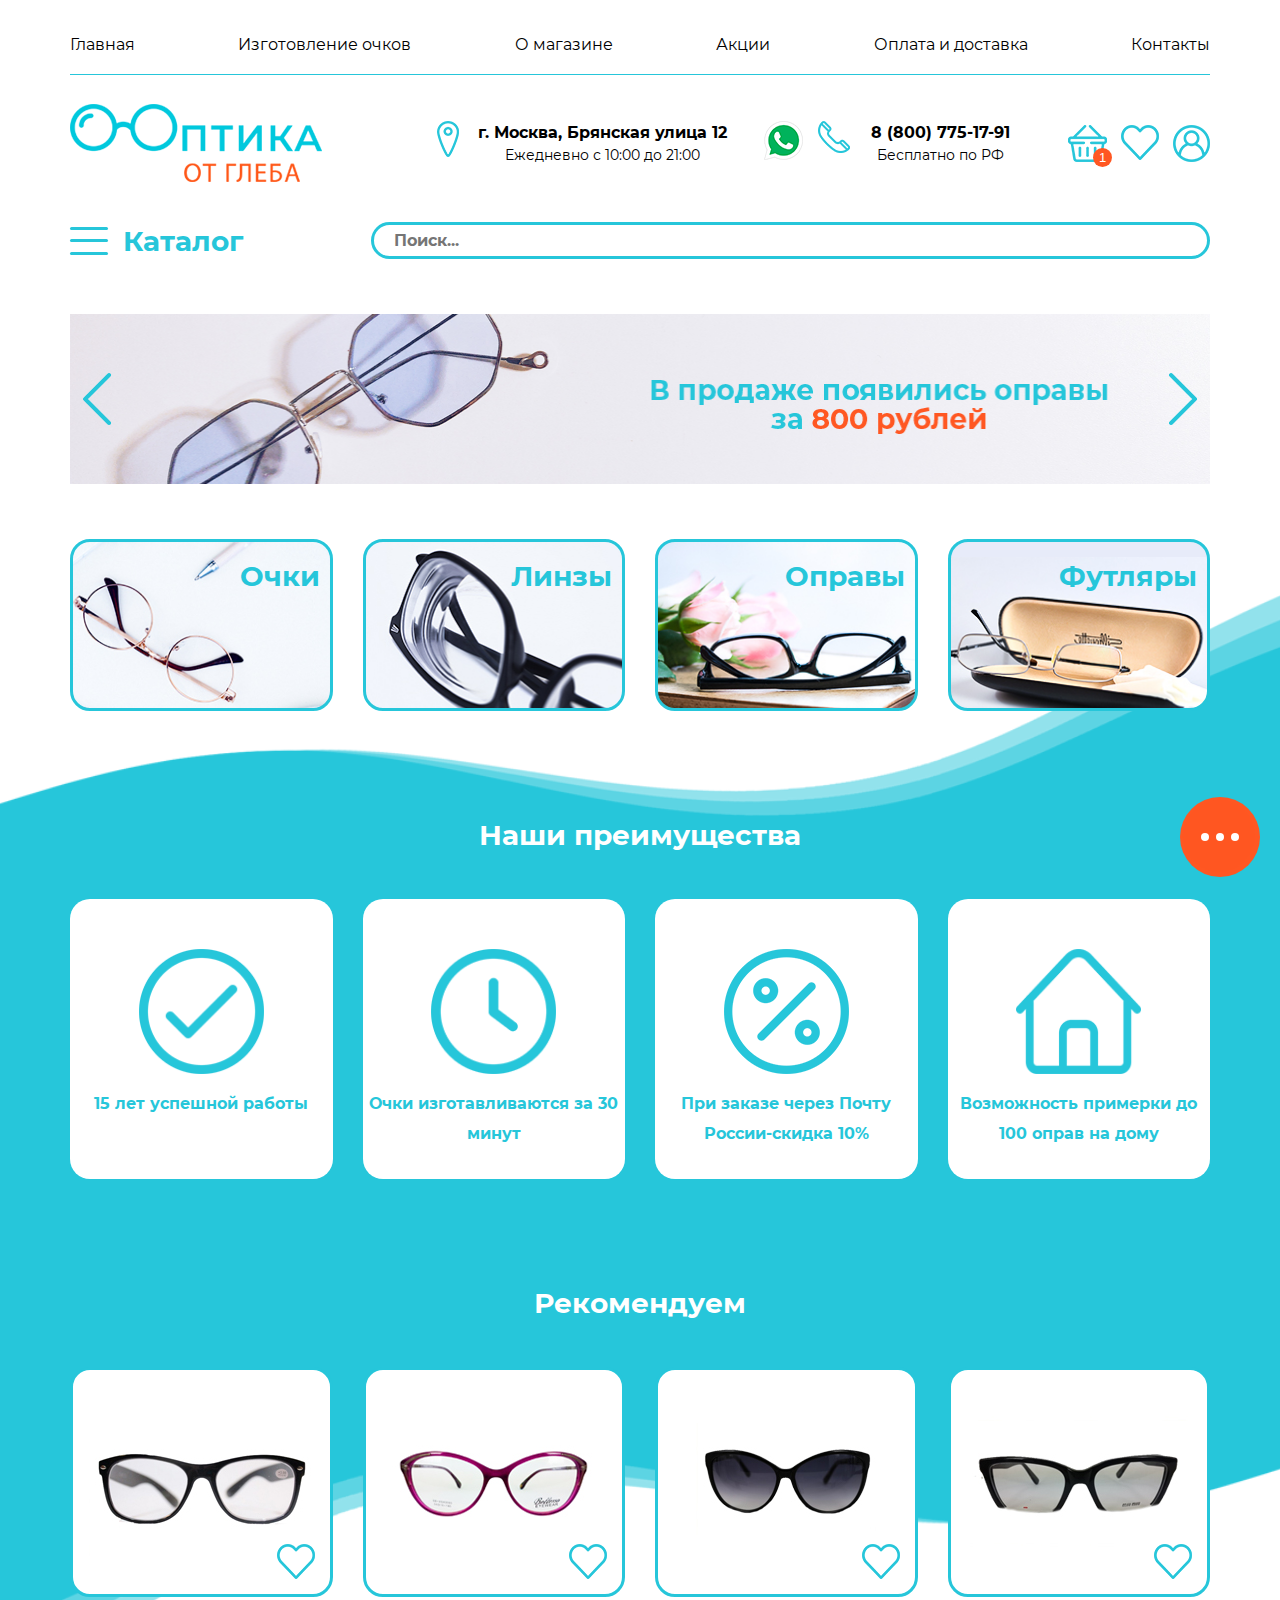
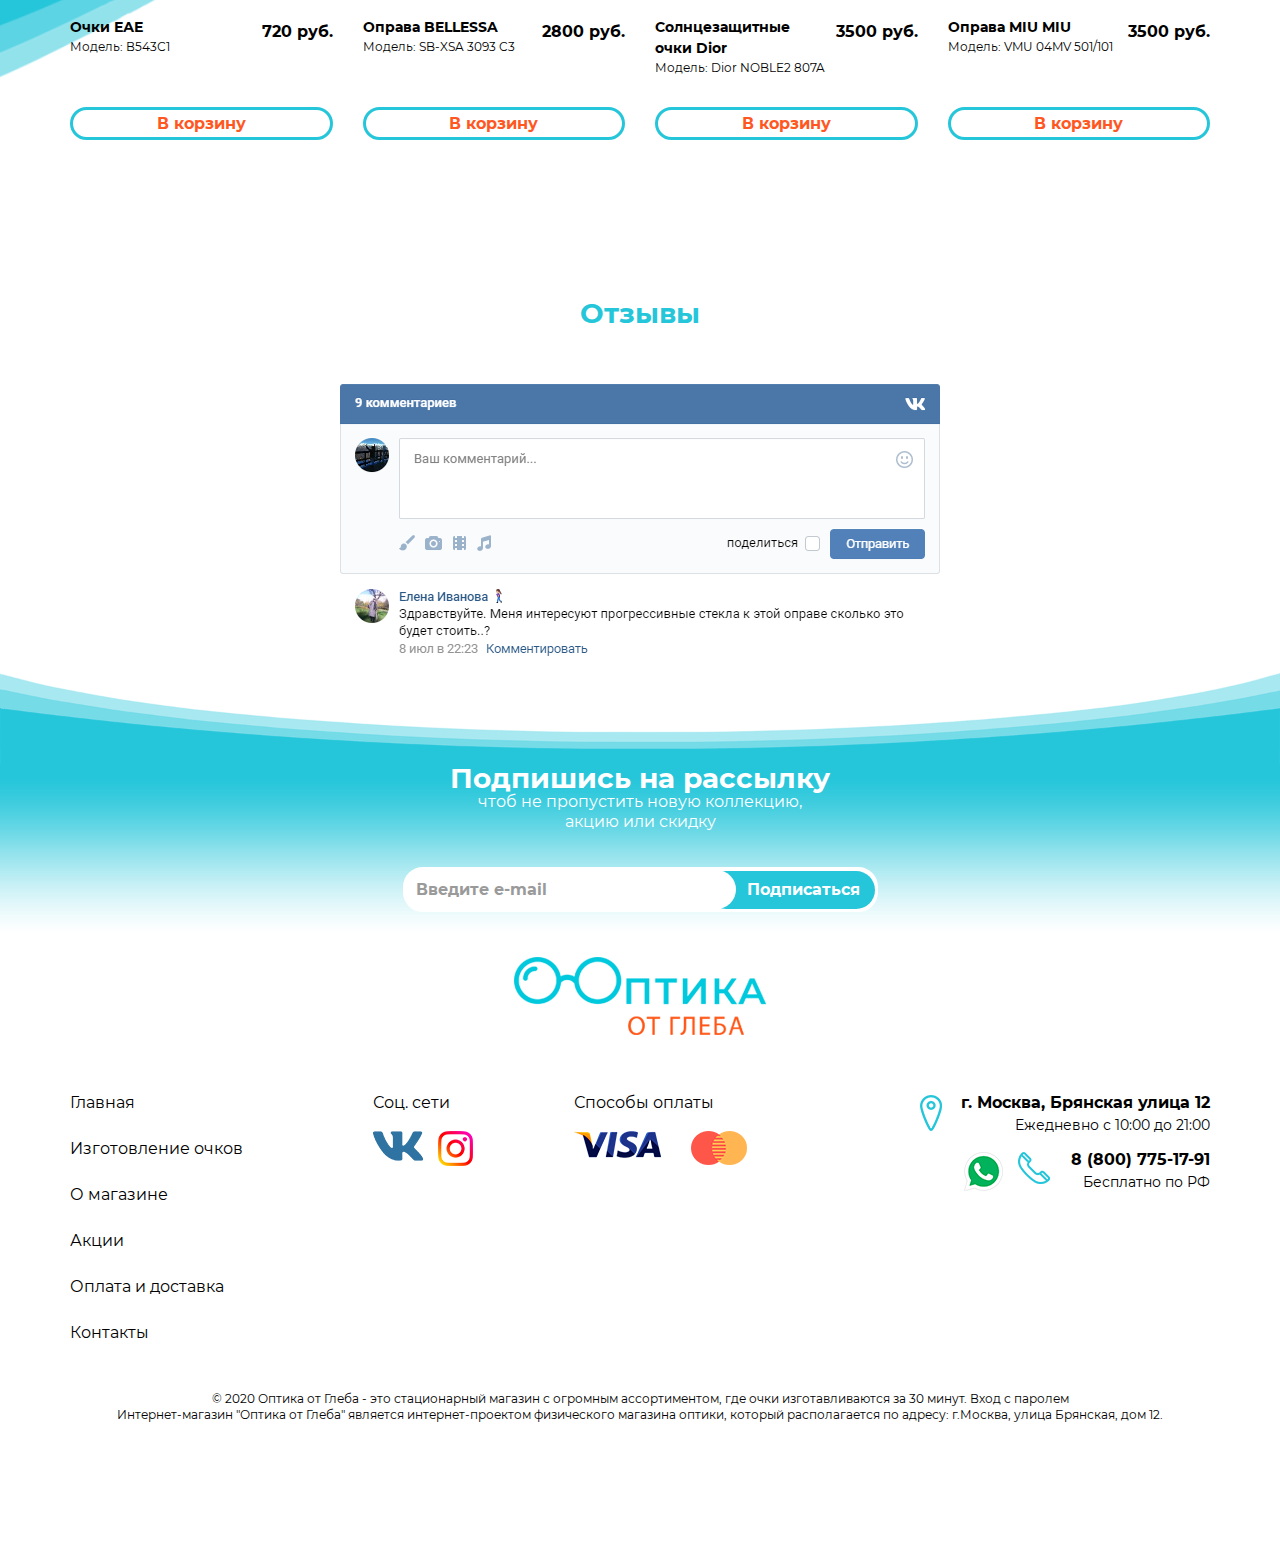
<file: index.html>
<!DOCTYPE html>
<html lang="ru">
<head>
   <meta charset="UTF-8">
   <meta name="viewport" content="width=device-width, user-scalable=no, initial-scale=1.0, maximum-scale=1.0, minimum-scale=1.0">
   <title>Оптика от Глеба | Главная</title>
   <link rel="stylesheet" href="libs/owlcarousel/owl.carousel.min.css">
   <link rel="stylesheet" href="libs/owlcarousel/owl.theme.default.min.css">
   <link rel="stylesheet" href="css/style.min.css">
</head>
<body>
   <header class="header">
   <div class="container">
      <nav class="header__nav">
         <div class="header__nav-item"><a class="header__nav-link" href="index.html">Главная</a></div>
         <div class="header__nav-item"><a class="header__nav-link" href="#!">Изготовление очков</a></div>
         <div class="header__nav-item"><a class="header__nav-link" href="#!">О магазине</a></div>
         <div class="header__nav-item"><a class="header__nav-link" href="#!">Акции</a></div>
         <div class="header__nav-item"><a class="header__nav-link" href="#!">Оплата и доставка</a></div>
         <div class="header__nav-item"><a class="header__nav-link" href="contacts.html">Контакты</a></div>
      </nav>

      <div class="header__info">
         <div class="logo">
            <img src="img/logo.png" alt="Оптика от Глеба">
         </div>
         
         <div class="header__info-contacts">
            <div class="header__info-contacts__item">
               <img class="ico-pin" src="img/icons/pin.png" alt="г. Москва, Брянская улица 12">
               <ul>
                  <li>г. Москва, Брянская улица 12</li>
                  <li>Ежедневно с 10:00 до 21:00</li>
               </ul>
            </div>

            <div class="header__info-contacts__item">
               <img class="ico-wa" src="img/icons/whatsapp.png" alt="WhatsApp">
               <img class="ico-phone" src="img/icons/phone.png" alt="Телефон">
               <ul>
                  <li>8 (800) 775-17-91</li>
                  <li>Бесплатно по РФ</li>
               </ul>
            </div>
         </div>

         <div class="header__info-actions">
            <div class="ico-cart__wrapper">
               <a href="cart.html"><img class="ico-cart" src="img/icons/basket.png" alt="Корзина"></a>
            </div>
            <img class="ico-heart" src="img/icons/heart.png" alt="Избранное">
            <a href="#loginPopup" class="popup-link"><img class="ico-user" src="img/icons/user.png" alt="Профиль"></a>
         </div>
      </div>

      <div class="header__catalog">
         <div class="header__catalog-wrapper">
            <div class="header__catalog-button">
               <div class="burger"><span></span></div>
               <span>Каталог</span>
            </div>

            <div class="header__catalog-menu menu">
               <ul>
                  <li><a href="#!">Очки</a></li>
                  <li><a href="#!">Мужские</a></li>
                  <li><a href="#!">Женские</a></li>
                  <li><a href="#!">Детские</a></li>
                  <li><a href="#!">Солнцезащитные</a></li>
                  <li><a href="#!">С диоптриями</a></li>
                  <li><a href="#!">Компьютерные</a></li>
                  <li><a href="#!">Водительские</a></li>
                  <li><a href="#!">Для чтения</a></li>
               </ul>
               <ul>
                  <li><a href="#!">Оправы</a></li>
                  <li><a href="#!">Мужские</a></li>
                  <li><a href="#!">Женские</a></li>
                  <li><a href="#!">Детские</a></li>
                  <li><a href="#!">Круглые</a></li>
                  <li><a href="#!">Необычные</a></li>
                  <li><a href="#!">Пластмассовые</a></li>
                  <li><a href="#!">Алюминиевые</a></li>
                  <li><a href="#!">Медицинские</a></li>
               </ul>
               <ul>
                  <li><a href="#!">Линзы</a></li>
                  <li><a href="#!">Готовые</a></li>
               </ul>
               <ul>
                  <li><a href="#!">Аксессуары</a></li>
                  <li><a href="#!">Футляры</a></li>
               </ul>
            </div>
         </div>

         <div class="header__search-wrapper">
            <input class="header__search" type="text" placeholder="Поиск...">

            <div class="header__search-hint search-hint">
               <div class="search-hint__catalog">
                  <div class="search-hint__column">
                     <h5 class="search-hint__column-title">Очки</h5>
                     <ul class="search-hint__column-items">
                        <li><a href="#!">Мужские</a></li>
                        <li><a href="#!">Водительские</a></li>
                        <li><a href="#!">Женские</a></li>
                        <li><a href="#!">Для чтения</a></li>
                        <li><a href="#!">Детские</a></li>
                        <li><a href="#!">С диоптриями</a></li>
                        <li><a href="#!">Солцезащитные</a></li>
                        <li><a href="#!">Компьютерные</a></li>
                     </ul>
                  </div>

                  <div class="search-hint__column">
                     <h5 class="search-hint__column-title">Оправы</h5>
                     <ul class="search-hint__column-items">
                        <li><a href="#!">Мужские</a></li>
                        <li><a href="#!">Необычные</a></li>
                        <li><a href="#!">Женские</a></li>
                        <li><a href="#!">Пластмассовые</a></li>
                        <li><a href="#!">Детские</a></li>
                        <li><a href="#!">Алюминиевые</a></li>
                        <li><a href="#!">Круглые</a></li>
                        <li><a href="#!">Медицинские</a></li>
                     </ul>
                  </div>
               </div>

               <div class="search-hint__sections">
                  <a href="#!"><div class="search-hint__section search-hint__section_lenses"></div></a>

                  <a href="#!"><div class="search-hint__section search-hint__section_cases"></div></a>
               </div>
            </div>
         </div>
      </div>

      <div class="header__carousel">
         <div class="owl-carousel" id="headerCarousel">
            <img src="img/header/banner.png" alt="Оправы за 800 рублей">
            <img src="img/header/banner.png" alt="Оправы за 800 рублей">
            <img src="img/header/banner.png" alt="Оправы за 800 рублей">
         </div>
         
         <div class="header__carousel-controls">
            <div class="prev" id="headerSliderPrev"><img src="img/controls/prev.png" alt="Предыдующий слайд"></div>
            <div class="next" id="headerSliderNext"><img src="img/controls/next.png" alt="Следующий слайд"></div>
         </div>
      </div>
   </div>

   <div class="header-onscroll hide">
      <div class="container">
         <div class="header-onscroll__wrapper">
            <h2 class="header-onscroll__title">Оптика от Глеба</h2>

            <div class="header-onscroll__tools">
               <a href="#loginPopup" class="popup-link">
                  <img class="ico-user_white" src="img/icons/user-white.png" alt="Профиль">
               </a>
               <img class="ico-heart_white" src="img/icons/heart-white.png" alt="Избранное">
               <div class="header-onscroll__basket">
                  <a href="cart.html">Корзина</a>
                  <div class="ico-cart__wrapper">
                     <a href="cart.html"><img src="img/icons/basket.png" alt="Корзина"></a>
                  </div>
               </div>
            </div>
         </div>
      </div>
   </div>
</header>
   <div class="waves">
      <div class="catalog">
   <div class="container">
      <div class="catalog__container">
         <a href="products.html"><div class="catalog__item catalog__item_glasses"></div></a>
         <a href="products.html"><div class="catalog__item catalog__item_lenses"></div></a>
         <a href="products.html"><div class="catalog__item catalog__item_rims"></div></a>
         <a href="products.html"><div class="catalog__item catalog__item_cases"></div></a>
      </div>
   </div>
</div>
      <section class="testimonials">
   <div class="container">
      <h3 class="testimonials__title section__title">Наши преимущества</h3>
      
      <div class="testimonials__wrapper">
         <div class="testimonials__item">
            <img src="img/testimonials/tick.png" alt="15 лет успешной работы">
            <span class="testimonials__description">15 лет успешной работы</span>
         </div>

         <div class="testimonials__item">
            <img src="img/testimonials/clock.png" alt="Очки изготавливаются за 30 минут">
            <span class="testimonials__description">Очки изготавливаются за 30 минут</span>
         </div>

         <div class="testimonials__item">
            <img src="img/testimonials/percent.png" alt="При заказе через Почту России-скидка 10%">
            <span class="testimonials__description">При заказе через Почту России-скидка 10%</span>
         </div>

         <div class="testimonials__item">
            <img src="img/testimonials/house.png" alt="Возможность примерки до 100 оправ на дому">
            <span class="testimonials__description">Возможность примерки до 100 оправ на дому</span>
         </div>
      </div>
   </div>
</section>
      <section class="recommendation">
   <div class="container">
      <h3 class="recommendation__title section__title">Рекомендуем</h3>

      <div class="recommendation__glasses glasses">
         <div class="glasses__item">
            <div class="glasses__item-thumb">
               <img src="img/recommendation/glasses1.jpg" alt="">
               <img class="glasses__to-favorites" src="img/icons/heart.png" alt="В избранное">
            </div>
            <div class="glasses__item-description">
               <ul>
                  <li>Очки ЕАЕ</li>
                  <li>Модель: В543С1</li>
               </ul>
               <span>720 руб.</span>
            </div>
            <a href="#!" class="glasses__item-btn">В корзину</a>
         </div>

         <div class="glasses__item">
            <div class="glasses__item-thumb">
               <img src="img/recommendation/glasses2.jpg" alt="">
               <img class="glasses__to-favorites" src="img/icons/heart.png" alt="В избранное">
            </div>
            <div class="glasses__item-description">
               <ul>
                  <li>Оправа BELLESSA</li>
                  <li>Модель: SB-XSA 3093 C3</li>
               </ul>
               <span>2800 руб.</span>
            </div>
            <a href="#!" class="glasses__item-btn">В корзину</a>
         </div>

         <div class="glasses__item">
            <div class="glasses__item-thumb">
               <img src="img/recommendation/glasses3.jpg" alt="">
               <img class="glasses__to-favorites" src="img/icons/heart.png" alt="В избранное">
            </div>
            <div class="glasses__item-description">
               <ul>
                  <li>Солнцезащитные очки Dior</li>
                  <li>Модель: Dior NOBLE2 807A</li>
               </ul>
               <span>3500 руб.</span>
            </div>
            <a href="#!" class="glasses__item-btn">В корзину</a>
         </div>

         <div class="glasses__item">
            <div class="glasses__item-thumb">
               <img src="img/recommendation/glasses4.jpg" alt="">
               <img class="glasses__to-favorites" src="img/icons/heart.png" alt="В избранное">
            </div>
            <div class="glasses__item-description">
               <ul>
                  <li>Оправа MIU MIU</li>
                  <li>Модель: VMU 04MV 501/101</li>
               </ul>
               <span>3500 руб.</span>
            </div>
            <a href="#!" class="glasses__item-btn">В корзину</a>
         </div>
      </div>
   </div>
</section>
   </div>
   <section class="reviews">
   <div class="container">
      <h3 class="section__title reviews__title">Отзывы</h3>

      <div class="reviews__wrapper">
         <img src="img/vk.png" alt="VK">
      </div>
   </div>
</section>
   <div class="waves__footer">
      <section class="subscribe">
   <div class="container">
      <div class="subscribe__wrapper">
         <h3 class="subscribe__title section__title">Подпишись на рассылку</h3>
         <h5 class="subscribe__subtitle">чтоб не пропустить новую коллекцию,<br>акцию или скидку</h5>
         <form class="subscribe__form">
            <input class="subscribe__input" type="text" name="userEmail" id="userEmail" placeholder="Введите e-mail">
            <a class="subscribe__btn" href="#!">Подписаться</a>
         </form>
      </div>
   </div>
</section>
      <footer class="footer">
   <div class="container">
      <div class="footer__wrapper">
         <img src="img/logo.png" alt="Оптика от Глеба" class="footer__logo">

         <div class="footer__info">
            <nav class="footer__nav">
               <ul>
                  <li><a href="index.html">Главная</a></li>
                  <li><a href="#!">Изготовление очков</a></li>
                  <li><a href="#!">О магазине</a></li>
                  <li><a href="#!">Акции</a></li>
                  <li><a href="#!">Оплата и доставка</a></li>
                  <li><a href="contacts.html">Контакты</a></li>
               </ul>
            </nav>

            <div class="footer__social">
               <h6 class="footer__title">Соц. сети</h6>
               <ul>
                  <li><img src="img/icons/vk.png" alt="ВКонтакте"></li>
                  <li><img src="img/icons/inst.png" alt="Инстаграм"></li>
               </ul>
            </div>

            <div class="footer__payment">
               <h6 class="footer__title">Способы оплаты</h6>
               <ul>
                  <li><img src="img/icons/visa.png" alt="Visa"></li>
                  <li><img src="img/icons/mastercard.png" alt="MasterCard"></li>
               </ul>
            </div>

            <div class="footer__contacts">
               <div class="footer__contacts-item">
                  <img class="ico-pin" src="img/icons/pin.png" alt="г. Москва, Брянская улица 12">
                  <ul>
                     <li>г. Москва, Брянская улица 12</li>
                     <li>Ежедневно с 10:00 до 21:00</li>
                  </ul>
               </div>

               <div class="footer__contacts-item">
                  <img class="ico-wa" src="img/icons/whatsapp.png" alt="WhatsApp">
                  <img class="ico-phone" src="img/icons/phone.png" alt="Телефон">
                  <ul>
                     <li>8 (800) 775-17-91</li>
                     <li>Бесплатно по РФ</li>
                  </ul>
               </div>
            </div>
         </div>

         <div class="site-info">
            <p>
               © 2020 Оптика от Глеба - это стационарный магазин с огромным ассортиментом, где очки изготавливаются за
               30 минут. Вход с паролем<br>
               Интернет-магазин "Оптика от Глеба" является интернет-проектом физического магазина оптики, который
               располагается по адресу: г.Москва, улица Брянская, дом 12.
            </p>
         </div>
      </div>
   </div>
</footer>
   </div>
   <div class="cb-widget">
   <svg width="240px" height="240px">
      <g id="cb-ico-group">
         <circle id="cb-ico" cx="120" cy="120" r="40" fill="#ff5722" opacity="1" />
         <circle id="cb-icons-bg" cx="120" cy="120" r="120" fill="#ff5722" />

         <g id="cb-loading">
            <circle cx="105" cy="120" r="4" fill="white" />
            <circle cx="120" cy="120" r="4" fill="white" />
            <circle cx="135" cy="120" r="4" fill="white" />
         </g>
      </g>

      <g id="cb-social-icons">
         <a href="#!">
            <image class="cb-social-icon" id="cb-ico-whatsapp" xlink:href="img/svg/whatsapp.svg" wigth="60" height="60"
                x="90"
                y="90" />
         </a>
         <a href="#!">
            <image class="cb-social-icon" id="cb-ico-viber" xlink:href="img/svg/viber.svg" wigth="60" height="60"
                x="90"
                y="90" />
         </a>
         <a href="#!">
            <image class="cb-social-icon" id="cb-ico-telegram" xlink:href="img/svg/telegram.svg" wigth="60" height="60"
                   x="90"
                   y="90" />
         </a>
      </g>
   </svg>
</div>
   <div class="popup" id="loginPopup">
   <div class="popup__body">
      <div class="popup__content login-popup__content">
         <a href="#!" class="popup__close">

            <svg
               xmlns="http://www.w3.org/2000/svg"
               xmlns:xlink="http://www.w3.org/1999/xlink"
               width="28px" height="28px">
               <image  x="0px" y="0px" width="28px" height="28px"  xlink:href="[data-uri]" />
            </svg>
         </a>

         <h3 class="login-popup__title">Вход в личный кабинет</h3>

         <form class="login-popup__form">
            <input type="email" placeholder="Введите ваш E-MAIL">
            <input type="password" placeholder="Введите ваш пароль">
            <input class="login-popup__button" type="button" value="Войти">
         </form>

         <a class="login-popup__registration" href="registration.html">Регистрация</a>
      </div>
   </div>
</div>

   <script src="libs/jquery.min.js"></script>
   <script src="libs/owlcarousel/owl.carousel.min.js"></script>
   <script src="js/header-carousel.min.js"></script>
   <script src="js/header.min.js"></script>
   <script src="js/popups.min.js"></script>
</body>
</html>
</file>
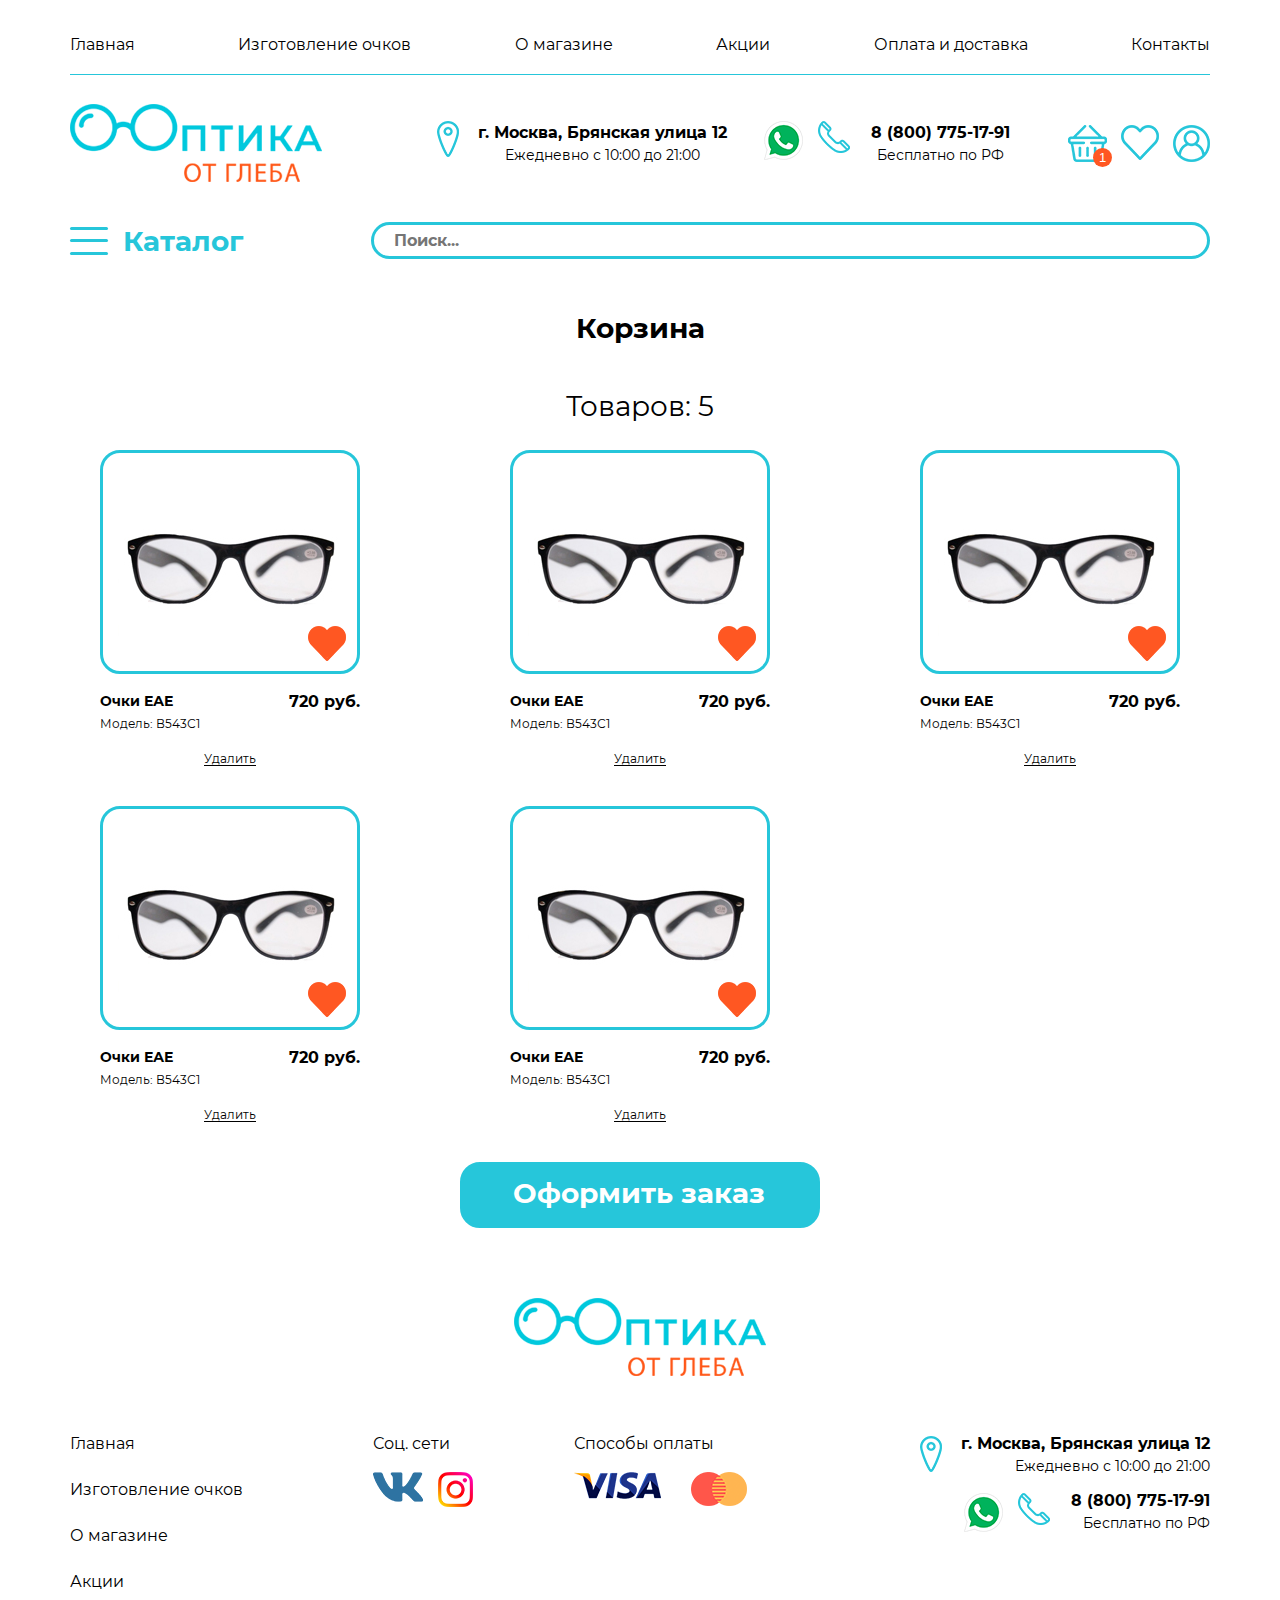
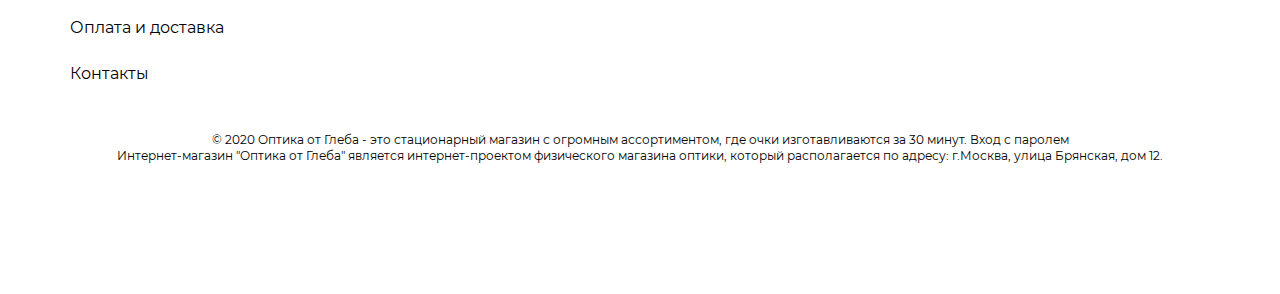
<file: cart.html>
<!DOCTYPE html>
<html lang="ru">
<head>
   <meta charset="UTF-8">
   <meta name="viewport" content="width=device-width, user-scalable=no, initial-scale=1.0, maximum-scale=1.0, minimum-scale=1.0">
   <title>Оптика от Глеба | Регистрация</title>
   <link rel="stylesheet" href="css/style.min.css">
</head>
<body>
<header class="header">
   <div class="container">
      <nav class="header__nav">
         <div class="header__nav-item"><a class="header__nav-link" href="index.html">Главная</a></div>
         <div class="header__nav-item"><a class="header__nav-link" href="#!">Изготовление очков</a></div>
         <div class="header__nav-item"><a class="header__nav-link" href="#!">О магазине</a></div>
         <div class="header__nav-item"><a class="header__nav-link" href="#!">Акции</a></div>
         <div class="header__nav-item"><a class="header__nav-link" href="#!">Оплата и доставка</a></div>
         <div class="header__nav-item"><a class="header__nav-link" href="contacts.html">Контакты</a></div>
      </nav>

      <div class="header__info">
         <div class="logo">
            <img src="img/logo.png" alt="Оптика от Глеба">
         </div>

         <div class="header__info-contacts">
            <div class="header__info-contacts__item">
               <img class="ico-pin" src="img/icons/pin.png" alt="г. Москва, Брянская улица 12">
               <ul>
                  <li>г. Москва, Брянская улица 12</li>
                  <li>Ежедневно с 10:00 до 21:00</li>
               </ul>
            </div>

            <div class="header__info-contacts__item">
               <img class="ico-wa" src="img/icons/whatsapp.png" alt="WhatsApp">
               <img class="ico-phone" src="img/icons/phone.png" alt="Телефон">
               <ul>
                  <li>8 (800) 775-17-91</li>
                  <li>Бесплатно по РФ</li>
               </ul>
            </div>
         </div>

         <div class="header__info-actions">
            <div class="ico-cart__wrapper">
               <a href="cart.html"><img class="ico-cart" src="img/icons/basket.png" alt="Корзина"></a>
            </div>
            <img class="ico-heart" src="img/icons/heart.png" alt="Избранное">
            <a href="#loginPopup" class="popup-link"><img class="ico-user" src="img/icons/user.png" alt="Профиль"></a>
         </div>
      </div>

      <div class="header__catalog">
         <div class="header__catalog-wrapper">
            <div class="header__catalog-button">
               <div class="burger"><span></span></div>
               <span>Каталог</span>
            </div>

            <div class="header__catalog-menu menu">
               <ul>
                  <li><a href="#!">Очки</a></li>
                  <li><a href="#!">Мужские</a></li>
                  <li><a href="#!">Женские</a></li>
                  <li><a href="#!">Детские</a></li>
                  <li><a href="#!">Солнцезащитные</a></li>
                  <li><a href="#!">С диоптриями</a></li>
                  <li><a href="#!">Компьютерные</a></li>
                  <li><a href="#!">Водительские</a></li>
                  <li><a href="#!">Для чтения</a></li>
               </ul>
               <ul>
                  <li><a href="#!">Оправы</a></li>
                  <li><a href="#!">Мужские</a></li>
                  <li><a href="#!">Женские</a></li>
                  <li><a href="#!">Детские</a></li>
                  <li><a href="#!">Круглые</a></li>
                  <li><a href="#!">Необычные</a></li>
                  <li><a href="#!">Пластмассовые</a></li>
                  <li><a href="#!">Алюминиевые</a></li>
                  <li><a href="#!">Медицинские</a></li>
               </ul>
               <ul>
                  <li><a href="#!">Линзы</a></li>
                  <li><a href="#!">Готовые</a></li>
               </ul>
               <ul>
                  <li><a href="#!">Аксессуары</a></li>
                  <li><a href="#!">Футляры</a></li>
               </ul>
            </div>
         </div>

         <div class="header__search-wrapper">
            <input class="header__search" type="text" placeholder="Поиск...">

            <div class="header__search-hint search-hint">
               <div class="search-hint__catalog">
                  <div class="search-hint__column">
                     <h5 class="search-hint__column-title">Очки</h5>
                     <ul class="search-hint__column-items">
                        <li><a href="#!">Мужские</a></li>
                        <li><a href="#!">Водительские</a></li>
                        <li><a href="#!">Женские</a></li>
                        <li><a href="#!">Для чтения</a></li>
                        <li><a href="#!">Детские</a></li>
                        <li><a href="#!">С диоптриями</a></li>
                        <li><a href="#!">Солцезащитные</a></li>
                        <li><a href="#!">Компьютерные</a></li>
                     </ul>
                  </div>

                  <div class="search-hint__column">
                     <h5 class="search-hint__column-title">Оправы</h5>
                     <ul class="search-hint__column-items">
                        <li><a href="#!">Мужские</a></li>
                        <li><a href="#!">Необычные</a></li>
                        <li><a href="#!">Женские</a></li>
                        <li><a href="#!">Пластмассовые</a></li>
                        <li><a href="#!">Детские</a></li>
                        <li><a href="#!">Алюминиевые</a></li>
                        <li><a href="#!">Круглые</a></li>
                        <li><a href="#!">Медицинские</a></li>
                     </ul>
                  </div>
               </div>

               <div class="search-hint__sections">
                  <a href="#!"><div class="search-hint__section search-hint__section_lenses"></div></a>

                  <a href="#!"><div class="search-hint__section search-hint__section_cases"></div></a>
               </div>
            </div>
         </div>
      </div>
   </div>

   <div class="header-onscroll hide">
      <div class="container">
         <div class="header-onscroll__wrapper">
            <h2 class="header-onscroll__title">Оптика от Глеба</h2>

            <div class="header-onscroll__tools">
               <a href="#loginPopup" class="popup-link">
                  <img class="ico-user_white" src="img/icons/user-white.png" alt="Профиль">
               </a>
               <img class="ico-heart_white" src="img/icons/heart-white.png" alt="Избранное">
               <div class="header-onscroll__basket">
                  <a href="cart.html">Корзина</a>
                  <div class="ico-cart__wrapper">
                     <a href="cart.html"><img src="img/icons/basket.png" alt="Корзина"></a>
                  </div>
               </div>
            </div>
         </div>
      </div>
   </div>
</header>
<section class="cart">
   <div class="container">
      <h3 class="cart__title section__title">Корзина</h3>
      <h4 class="cart__subtitle section__title">Товаров: <span id="productsCount">0</span></h4>

      <div class="cart__products">
         <div class="cart__product">
            <div class="cart__product-thumb">
               <img src="img/recommendation/glasses1.jpg" alt="Очки">
               <img class="in-favorites" src="img/icons/heart-orange.png" alt="В избраном">
            </div>
            <ul class="cart__product-desc">
               <li>Очки ЕАЕ</li>
               <li>720 руб.</li>
               <li>Модель: В543С1</li>
            </ul>
            <div class="cart__product-remove__wrapper">
               <a href="#!" class="cart__product-remove">Удалить</a>
            </div>
         </div>
         <div class="cart__product">
            <div class="cart__product-thumb">
               <img src="img/recommendation/glasses1.jpg" alt="Очки">
               <img class="in-favorites" src="img/icons/heart-orange.png" alt="В избраном">
            </div>
            <ul class="cart__product-desc">
               <li>Очки ЕАЕ</li>
               <li>720 руб.</li>
               <li>Модель: В543С1</li>
            </ul>
            <div class="cart__product-remove__wrapper">
               <a href="#!" class="cart__product-remove">Удалить</a>
            </div>
         </div>
         <div class="cart__product">
            <div class="cart__product-thumb">
               <img src="img/recommendation/glasses1.jpg" alt="Очки">
               <img class="in-favorites" src="img/icons/heart-orange.png" alt="В избраном">
            </div>
            <ul class="cart__product-desc">
               <li>Очки ЕАЕ</li>
               <li>720 руб.</li>
               <li>Модель: В543С1</li>
            </ul>
            <div class="cart__product-remove__wrapper">
               <a href="#!" class="cart__product-remove">Удалить</a>
            </div>
         </div>
         <div class="cart__product">
            <div class="cart__product-thumb">
               <img src="img/recommendation/glasses1.jpg" alt="Очки">
               <img class="in-favorites" src="img/icons/heart-orange.png" alt="В избраном">
            </div>
            <ul class="cart__product-desc">
               <li>Очки ЕАЕ</li>
               <li>720 руб.</li>
               <li>Модель: В543С1</li>
            </ul>
            <div class="cart__product-remove__wrapper">
               <a href="#!" class="cart__product-remove">Удалить</a>
            </div>
         </div>
         <div class="cart__product">
            <div class="cart__product-thumb">
               <img src="img/recommendation/glasses1.jpg" alt="Очки">
               <img class="in-favorites" src="img/icons/heart-orange.png" alt="В избраном">
            </div>
            <ul class="cart__product-desc">
               <li>Очки ЕАЕ</li>
               <li>720 руб.</li>
               <li>Модель: В543С1</li>
            </ul>
            <div class="cart__product-remove__wrapper">
               <a href="#!" class="cart__product-remove">Удалить</a>
            </div>
         </div>
      </div>

      <a href="#!" class="cart__checkout">Оформить заказ</a>
   </div>
</section>


<script>
   const count = document.querySelectorAll('.cart__product').length
   document.getElementById('productsCount').innerText = count

   if (count === 0) {
       document.querySelector('.cart__checkout').style.display = 'none'
   }
</script>
<footer class="footer">
   <div class="container">
      <div class="footer__wrapper">
         <img src="img/logo.png" alt="Оптика от Глеба" class="footer__logo">

         <div class="footer__info">
            <nav class="footer__nav">
               <ul>
                  <li><a href="index.html">Главная</a></li>
                  <li><a href="#!">Изготовление очков</a></li>
                  <li><a href="#!">О магазине</a></li>
                  <li><a href="#!">Акции</a></li>
                  <li><a href="#!">Оплата и доставка</a></li>
                  <li><a href="contacts.html">Контакты</a></li>
               </ul>
            </nav>

            <div class="footer__social">
               <h6 class="footer__title">Соц. сети</h6>
               <ul>
                  <li><img src="img/icons/vk.png" alt="ВКонтакте"></li>
                  <li><img src="img/icons/inst.png" alt="Инстаграм"></li>
               </ul>
            </div>

            <div class="footer__payment">
               <h6 class="footer__title">Способы оплаты</h6>
               <ul>
                  <li><img src="img/icons/visa.png" alt="Visa"></li>
                  <li><img src="img/icons/mastercard.png" alt="MasterCard"></li>
               </ul>
            </div>

            <div class="footer__contacts">
               <div class="footer__contacts-item">
                  <img class="ico-pin" src="img/icons/pin.png" alt="г. Москва, Брянская улица 12">
                  <ul>
                     <li>г. Москва, Брянская улица 12</li>
                     <li>Ежедневно с 10:00 до 21:00</li>
                  </ul>
               </div>

               <div class="footer__contacts-item">
                  <img class="ico-wa" src="img/icons/whatsapp.png" alt="WhatsApp">
                  <img class="ico-phone" src="img/icons/phone.png" alt="Телефон">
                  <ul>
                     <li>8 (800) 775-17-91</li>
                     <li>Бесплатно по РФ</li>
                  </ul>
               </div>
            </div>
         </div>

         <div class="site-info">
            <p>
               © 2020 Оптика от Глеба - это стационарный магазин с огромным ассортиментом, где очки изготавливаются за
               30 минут. Вход с паролем<br>
               Интернет-магазин "Оптика от Глеба" является интернет-проектом физического магазина оптики, который
               располагается по адресу: г.Москва, улица Брянская, дом 12.
            </p>
         </div>
      </div>
   </div>
</footer>
<div class="popup" id="loginPopup">
   <div class="popup__body">
      <div class="popup__content login-popup__content">
         <a href="#!" class="popup__close">

            <svg
               xmlns="http://www.w3.org/2000/svg"
               xmlns:xlink="http://www.w3.org/1999/xlink"
               width="28px" height="28px">
               <image  x="0px" y="0px" width="28px" height="28px"  xlink:href="[data-uri]" />
            </svg>
         </a>

         <h3 class="login-popup__title">Вход в личный кабинет</h3>

         <form class="login-popup__form">
            <input type="email" placeholder="Введите ваш E-MAIL">
            <input type="password" placeholder="Введите ваш пароль">
            <input class="login-popup__button" type="button" value="Войти">
         </form>

         <a class="login-popup__registration" href="registration.html">Регистрация</a>
      </div>
   </div>
</div>

<script src="js/header.min.js"></script>
<script src="js/popups.min.js"></script>
</body>
</html>
</file>
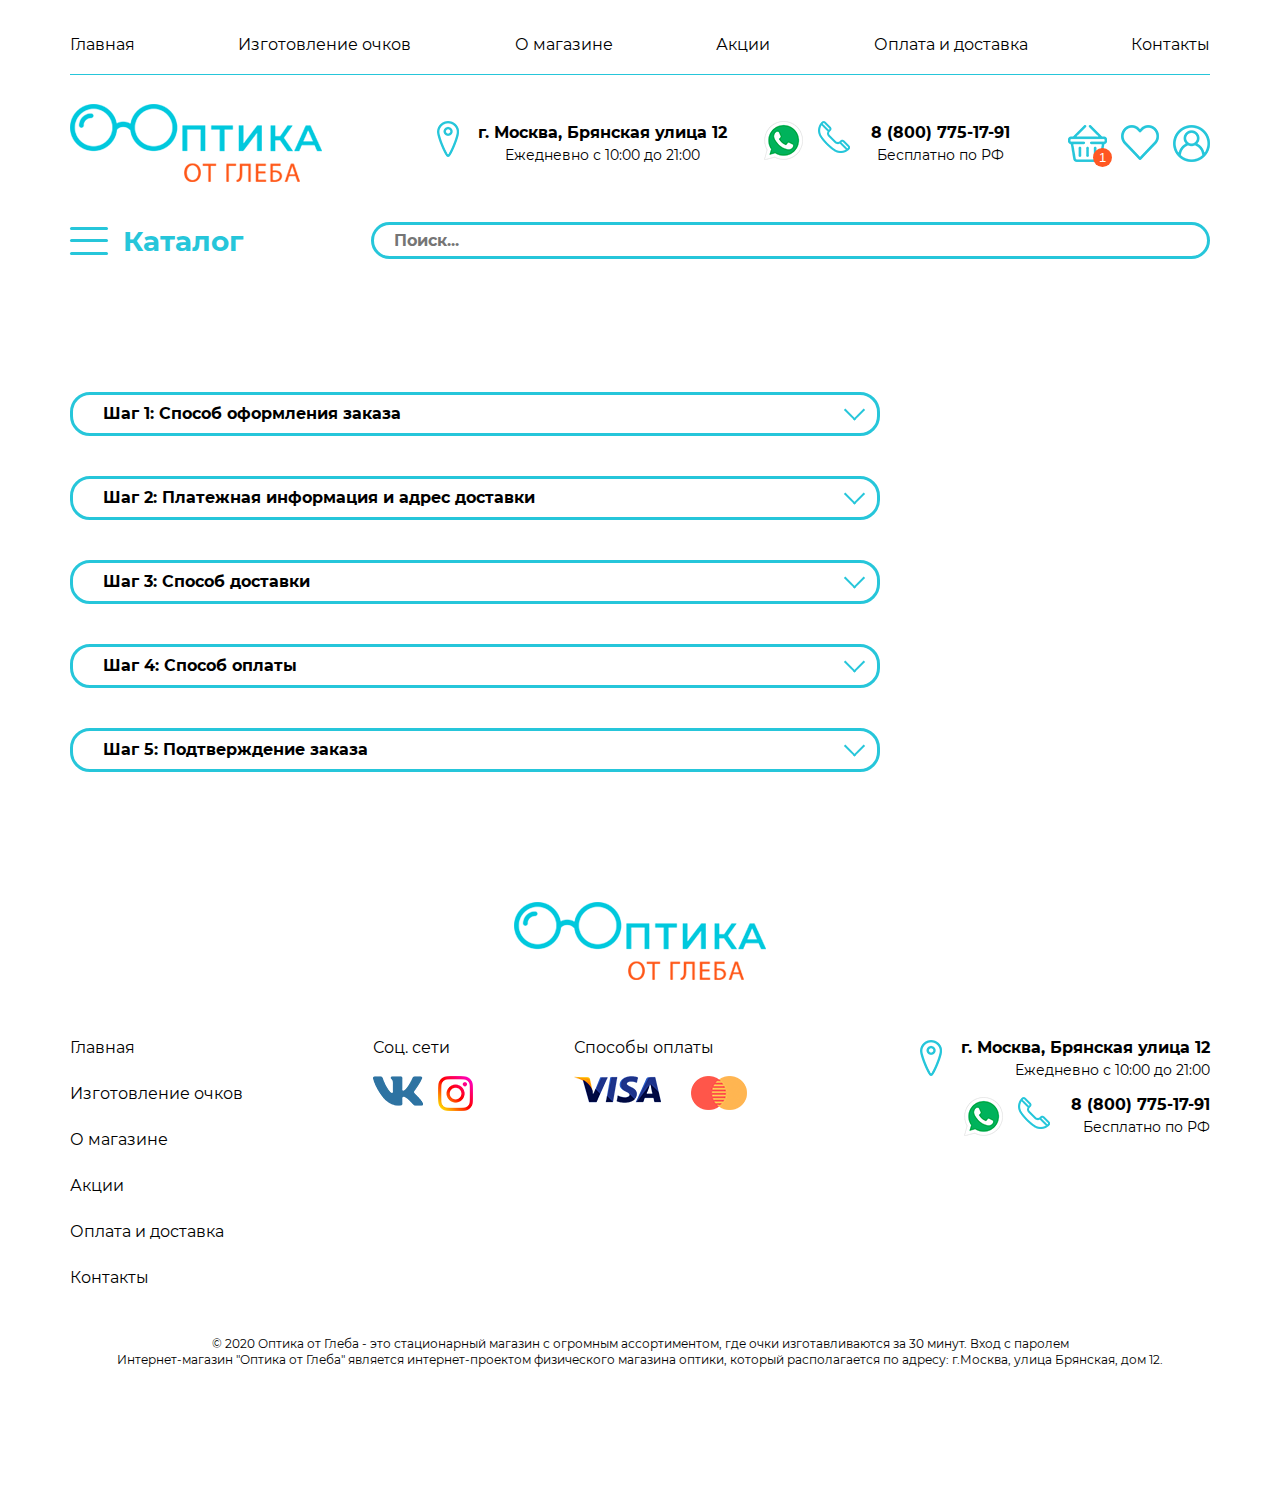
<file: checkout.html>
<!DOCTYPE html>
<html lang="ru">
<head>
   <meta charset="UTF-8">
   <meta name="viewport" content="width=device-width, user-scalable=no, initial-scale=1.0, maximum-scale=1.0, minimum-scale=1.0">
   <title>Оптика от Глеба | Оформление заказа</title>
   <link rel="stylesheet" href="css/style.min.css">
</head>
<body>
<header class="header">
   <div class="container">
      <nav class="header__nav">
         <div class="header__nav-item"><a class="header__nav-link" href="index.html">Главная</a></div>
         <div class="header__nav-item"><a class="header__nav-link" href="#!">Изготовление очков</a></div>
         <div class="header__nav-item"><a class="header__nav-link" href="#!">О магазине</a></div>
         <div class="header__nav-item"><a class="header__nav-link" href="#!">Акции</a></div>
         <div class="header__nav-item"><a class="header__nav-link" href="#!">Оплата и доставка</a></div>
         <div class="header__nav-item"><a class="header__nav-link" href="contacts.html">Контакты</a></div>
      </nav>

      <div class="header__info">
         <div class="logo">
            <img src="img/logo.png" alt="Оптика от Глеба">
         </div>

         <div class="header__info-contacts">
            <div class="header__info-contacts__item">
               <img class="ico-pin" src="img/icons/pin.png" alt="г. Москва, Брянская улица 12">
               <ul>
                  <li>г. Москва, Брянская улица 12</li>
                  <li>Ежедневно с 10:00 до 21:00</li>
               </ul>
            </div>

            <div class="header__info-contacts__item">
               <img class="ico-wa" src="img/icons/whatsapp.png" alt="WhatsApp">
               <img class="ico-phone" src="img/icons/phone.png" alt="Телефон">
               <ul>
                  <li>8 (800) 775-17-91</li>
                  <li>Бесплатно по РФ</li>
               </ul>
            </div>
         </div>

         <div class="header__info-actions">
            <div class="ico-cart__wrapper">
               <a href="cart.html"><img class="ico-cart" src="img/icons/basket.png" alt="Корзина"></a>
            </div>
            <img class="ico-heart" src="img/icons/heart.png" alt="Избранное">
            <a href="#loginPopup" class="popup-link"><img class="ico-user" src="img/icons/user.png" alt="Профиль"></a>
         </div>
      </div>

      <div class="header__catalog">
         <div class="header__catalog-wrapper">
            <div class="header__catalog-button">
               <div class="burger"><span></span></div>
               <span>Каталог</span>
            </div>

            <div class="header__catalog-menu menu">
               <ul>
                  <li><a href="#!">Очки</a></li>
                  <li><a href="#!">Мужские</a></li>
                  <li><a href="#!">Женские</a></li>
                  <li><a href="#!">Детские</a></li>
                  <li><a href="#!">Солнцезащитные</a></li>
                  <li><a href="#!">С диоптриями</a></li>
                  <li><a href="#!">Компьютерные</a></li>
                  <li><a href="#!">Водительские</a></li>
                  <li><a href="#!">Для чтения</a></li>
               </ul>
               <ul>
                  <li><a href="#!">Оправы</a></li>
                  <li><a href="#!">Мужские</a></li>
                  <li><a href="#!">Женские</a></li>
                  <li><a href="#!">Детские</a></li>
                  <li><a href="#!">Круглые</a></li>
                  <li><a href="#!">Необычные</a></li>
                  <li><a href="#!">Пластмассовые</a></li>
                  <li><a href="#!">Алюминиевые</a></li>
                  <li><a href="#!">Медицинские</a></li>
               </ul>
               <ul>
                  <li><a href="#!">Линзы</a></li>
                  <li><a href="#!">Готовые</a></li>
               </ul>
               <ul>
                  <li><a href="#!">Аксессуары</a></li>
                  <li><a href="#!">Футляры</a></li>
               </ul>
            </div>
         </div>

         <div class="header__search-wrapper">
            <input class="header__search" type="text" placeholder="Поиск...">

            <div class="header__search-hint search-hint">
               <div class="search-hint__catalog">
                  <div class="search-hint__column">
                     <h5 class="search-hint__column-title">Очки</h5>
                     <ul class="search-hint__column-items">
                        <li><a href="#!">Мужские</a></li>
                        <li><a href="#!">Водительские</a></li>
                        <li><a href="#!">Женские</a></li>
                        <li><a href="#!">Для чтения</a></li>
                        <li><a href="#!">Детские</a></li>
                        <li><a href="#!">С диоптриями</a></li>
                        <li><a href="#!">Солцезащитные</a></li>
                        <li><a href="#!">Компьютерные</a></li>
                     </ul>
                  </div>

                  <div class="search-hint__column">
                     <h5 class="search-hint__column-title">Оправы</h5>
                     <ul class="search-hint__column-items">
                        <li><a href="#!">Мужские</a></li>
                        <li><a href="#!">Необычные</a></li>
                        <li><a href="#!">Женские</a></li>
                        <li><a href="#!">Пластмассовые</a></li>
                        <li><a href="#!">Детские</a></li>
                        <li><a href="#!">Алюминиевые</a></li>
                        <li><a href="#!">Круглые</a></li>
                        <li><a href="#!">Медицинские</a></li>
                     </ul>
                  </div>
               </div>

               <div class="search-hint__sections">
                  <a href="#!"><div class="search-hint__section search-hint__section_lenses"></div></a>

                  <a href="#!"><div class="search-hint__section search-hint__section_cases"></div></a>
               </div>
            </div>
         </div>
      </div>
   </div>

   <div class="header-onscroll hide">
      <div class="container">
         <div class="header-onscroll__wrapper">
            <h2 class="header-onscroll__title">Оптика от Глеба</h2>

            <div class="header-onscroll__tools">
               <a href="#loginPopup" class="popup-link">
                  <img class="ico-user_white" src="img/icons/user-white.png" alt="Профиль">
               </a>
               <img class="ico-heart_white" src="img/icons/heart-white.png" alt="Избранное">
               <div class="header-onscroll__basket">
                  <a href="cart.html">Корзина</a>
                  <div class="ico-cart__wrapper">
                     <a href="cart.html"><img src="img/icons/basket.png" alt="Корзина"></a>
                  </div>
               </div>
            </div>
         </div>
      </div>
   </div>
</header>
<section class="checkout">
   <div class="container">
      <div class="checkout__title section__title">
         Оформление заказа
      </div>

         <div class="checkout__tab order-way">
            <a href="#orderWay" class="checkout__tab-title"><h4>Шаг 1: Способ оформления заказа</h4></a>

            <div class="checkout__tab-body order-way__body" id="orderWay">
               <div class="order-way__new-user">
                  <h5 class="order-way__title">Новый покупатель</h5>
                  <form class="new-user__form">
                     <div class="new-user__form-group">
                        <input type="radio" name="radioRegistration" id="radioWithRegistration">
                        <label for="radioWithRegistration" class="new-user__radio">Регистрация</label>
                     </div>

                     <div class="new-user__form-group">
                        <input type="radio" name="radioRegistration" id="radioWithoutRegistration">
                        <label for="radioWithoutRegistration" class="new-user__radio">Купить без регистрации</label>
                     </div>

                     <a href="#!" class="continue__btn">Продолжить</a>
                  </form>
               </div>

               <div class="order-way__old-user">
                  <h5 class="order-way__title">Зарегестрированный пользователь</h5>

                  <form class="old-user__form">
                     <input class="old-user__input" type="email" placeholder="Введите ваш e-mail">
                     <input class="old-user__input" type="password" placeholder="Введите ваш пароль">
                     <input type="submit" value="Войти" class="old-user__form-btn">
                  </form>
               </div>
            </div>
         </div>

         <div class="checkout__tab payment-info">
            <a href="#paymentInfo" class="checkout__tab-title"><h4>Шаг 2: Платежная информация и адрес доставки</h4></a>

            <div class="checkout__tab-body payment-info__body" id="paymentInfo">
               <form class="payment-info__form">
                  <div class="payment-info__form-row">
                     <div class="payment-info__form-column">
                        <h5 class="payment-info__form-title">Личные данные</h5>

                        <label for="userName">Имя, Отчество</label>
                        <input type="text" id="userName" name="userName">

                        <label for="userSurname">Фамилия</label>
                        <input type="text" id="userSurname" name="userSurname">

                        <label for="userIndex">Индекс</label>
                        <input type="number" id="userIndex" name="userIndex">

                        <label for="userPhone">Индекс</label>
                        <input type="number" id="userPhone" name="userPhone">
                     </div>

                     <div class="payment-info__form-column">
                        <h5 class="payment-info__form-title">Адрес</h5>

                        <label for="userCountry">Страна</label>
                        <select name="userCountry" id="userCountry">
                           <option value="russia">Россия</option>
                           <option value="ukraine">Украина</option>
                           <option value="belarus">Беларусь</option>
                        </select>

                        <label for="userRegion">Регион / Область</label>
                        <select name="userRegion" id="userRegion">
                           <option value="crimea">Крым</option>
                        </select>

                        <label for="userCity">Город</label>
                        <select name="userCity" id="userCity">
                           <option value="sevastopol">Севастополь</option>
                        </select>

                        <label for="userAddress">Адрес</label>
                        <input type="text" name="userAddress" id="userAddress">
                     </div>
                  </div>

                  <a href="#!" class="continue__btn" style="margin: 35px auto 0;">Продолжить</a>
               </form>
            </div>
         </div>

         <div class="checkout__tab delivery-method">
            <a href="#deliveryMethod" class="checkout__tab-title"><h4>Шаг 3: Способ доставки</h4></a>

            <div class="checkout__tab-body delivery-method__body" id="deliveryMethod">
               <span>Выберите удобный способ доставки для этого заказа:</span>

               <h5 class="delivery-method__title">Способ доставки</h5>

               <div class="delivery-method__columns">
                  <form class="delivery-method__form">
                     <input type="radio" name="deliveryMethod" id="deliveryMethodMO">
                     <label for="deliveryMethodMO">Почта МО (по московской области)</label>

                     <input type="radio" name="deliveryMethod" id="deliveryMethodPR">
                     <label for="deliveryMethodPR">Почта России (по регионам)</label>

                     <input type="radio" name="deliveryMethod" id="deliveryMethodWO">
                     <label for="deliveryMethodWO">Самовывоз (Москва)</label>
                  </form>

                  <ul>
                     <li>200 руб.</li>
                     <li>350 руб.</li>
                     <li>Бесплатно</li>
                  </ul>
               </div>

               <a href="#!" class="continue__btn" style="margin-left: 120px;">Продолжить</a>
            </div>
         </div>

         <div class="checkout__tab payment-method">
            <a href="#paymentMethod" class="checkout__tab-title"><h4>Шаг 4: Способ оплаты</h4></a>

            <div class="checkout__tab-body payment-method__body" id="paymentMethod">
               <span class="payment-method__title">Выберите способ оплаты для этого заказа:</span>

               <form class="payment-method__form">
                  <input type="radio" name="paymentMethodRadio" id="paymentMethodRadio">
                  <label for="paymentMethodRadio">Оплата при  доставке</label>

                  <label for="userComment">Вы можете добавить комментарий к своему заказу:</label>
                  <textarea name="userComment" id="userComment"></textarea>
               </form>

               <a href="#!" class="continue__btn">Продолжить</a>
            </div>
         </div>

         <div class="checkout__tab order-confirm">
            <a href="#orderConfirm" class="checkout__tab-title"><h4>Шаг 5: Подтверждение заказа</h4></a>

            <div class="checkout__tab-body order-confirm__body" id="orderConfirm">
               <div class="order-confirm__table">
                  <ul>
                     <li>Наименование товара</li>
                     <li>Оправа Bellessa</li>
                  </ul>
                  <ul>
                     <li>Модель</li>
                     <li>SB-XSA3093 C3</li>
                  </ul>
                  <ul>
                     <li>Кол-во</li>
                     <li>1</li>
                  </ul>
                  <ul>
                     <li>Цена</li>
                     <li>2800 руб.</li>
                  </ul>
                  <ul>
                     <li>Доставка</li>
                     <li>350 руб.</li>
                  </ul>
                  <ul>
                     <li>Итого</li>
                     <li>3150 руб.</li>
                  </ul>
               </div>

               <input class="checkout__submit-form" type="submit" value="Подтвердить заказ">
            </div>
         </div>
   </div>
</section>
<footer class="footer">
   <div class="container">
      <div class="footer__wrapper">
         <img src="img/logo.png" alt="Оптика от Глеба" class="footer__logo">

         <div class="footer__info">
            <nav class="footer__nav">
               <ul>
                  <li><a href="index.html">Главная</a></li>
                  <li><a href="#!">Изготовление очков</a></li>
                  <li><a href="#!">О магазине</a></li>
                  <li><a href="#!">Акции</a></li>
                  <li><a href="#!">Оплата и доставка</a></li>
                  <li><a href="contacts.html">Контакты</a></li>
               </ul>
            </nav>

            <div class="footer__social">
               <h6 class="footer__title">Соц. сети</h6>
               <ul>
                  <li><img src="img/icons/vk.png" alt="ВКонтакте"></li>
                  <li><img src="img/icons/inst.png" alt="Инстаграм"></li>
               </ul>
            </div>

            <div class="footer__payment">
               <h6 class="footer__title">Способы оплаты</h6>
               <ul>
                  <li><img src="img/icons/visa.png" alt="Visa"></li>
                  <li><img src="img/icons/mastercard.png" alt="MasterCard"></li>
               </ul>
            </div>

            <div class="footer__contacts">
               <div class="footer__contacts-item">
                  <img class="ico-pin" src="img/icons/pin.png" alt="г. Москва, Брянская улица 12">
                  <ul>
                     <li>г. Москва, Брянская улица 12</li>
                     <li>Ежедневно с 10:00 до 21:00</li>
                  </ul>
               </div>

               <div class="footer__contacts-item">
                  <img class="ico-wa" src="img/icons/whatsapp.png" alt="WhatsApp">
                  <img class="ico-phone" src="img/icons/phone.png" alt="Телефон">
                  <ul>
                     <li>8 (800) 775-17-91</li>
                     <li>Бесплатно по РФ</li>
                  </ul>
               </div>
            </div>
         </div>

         <div class="site-info">
            <p>
               © 2020 Оптика от Глеба - это стационарный магазин с огромным ассортиментом, где очки изготавливаются за
               30 минут. Вход с паролем<br>
               Интернет-магазин "Оптика от Глеба" является интернет-проектом физического магазина оптики, который
               располагается по адресу: г.Москва, улица Брянская, дом 12.
            </p>
         </div>
      </div>
   </div>
</footer>
<div class="popup" id="loginPopup">
   <div class="popup__body">
      <div class="popup__content login-popup__content">
         <a href="#!" class="popup__close">

            <svg
               xmlns="http://www.w3.org/2000/svg"
               xmlns:xlink="http://www.w3.org/1999/xlink"
               width="28px" height="28px">
               <image  x="0px" y="0px" width="28px" height="28px"  xlink:href="[data-uri]" />
            </svg>
         </a>

         <h3 class="login-popup__title">Вход в личный кабинет</h3>

         <form class="login-popup__form">
            <input type="email" placeholder="Введите ваш E-MAIL">
            <input type="password" placeholder="Введите ваш пароль">
            <input class="login-popup__button" type="button" value="Войти">
         </form>

         <a class="login-popup__registration" href="registration.html">Регистрация</a>
      </div>
   </div>
</div>

<script src="js/header.min.js"></script>
<script src="js/popups.min.js"></script>
<script src="js/checkout-tabs.min.js"></script>
</body>
</html>
</file>
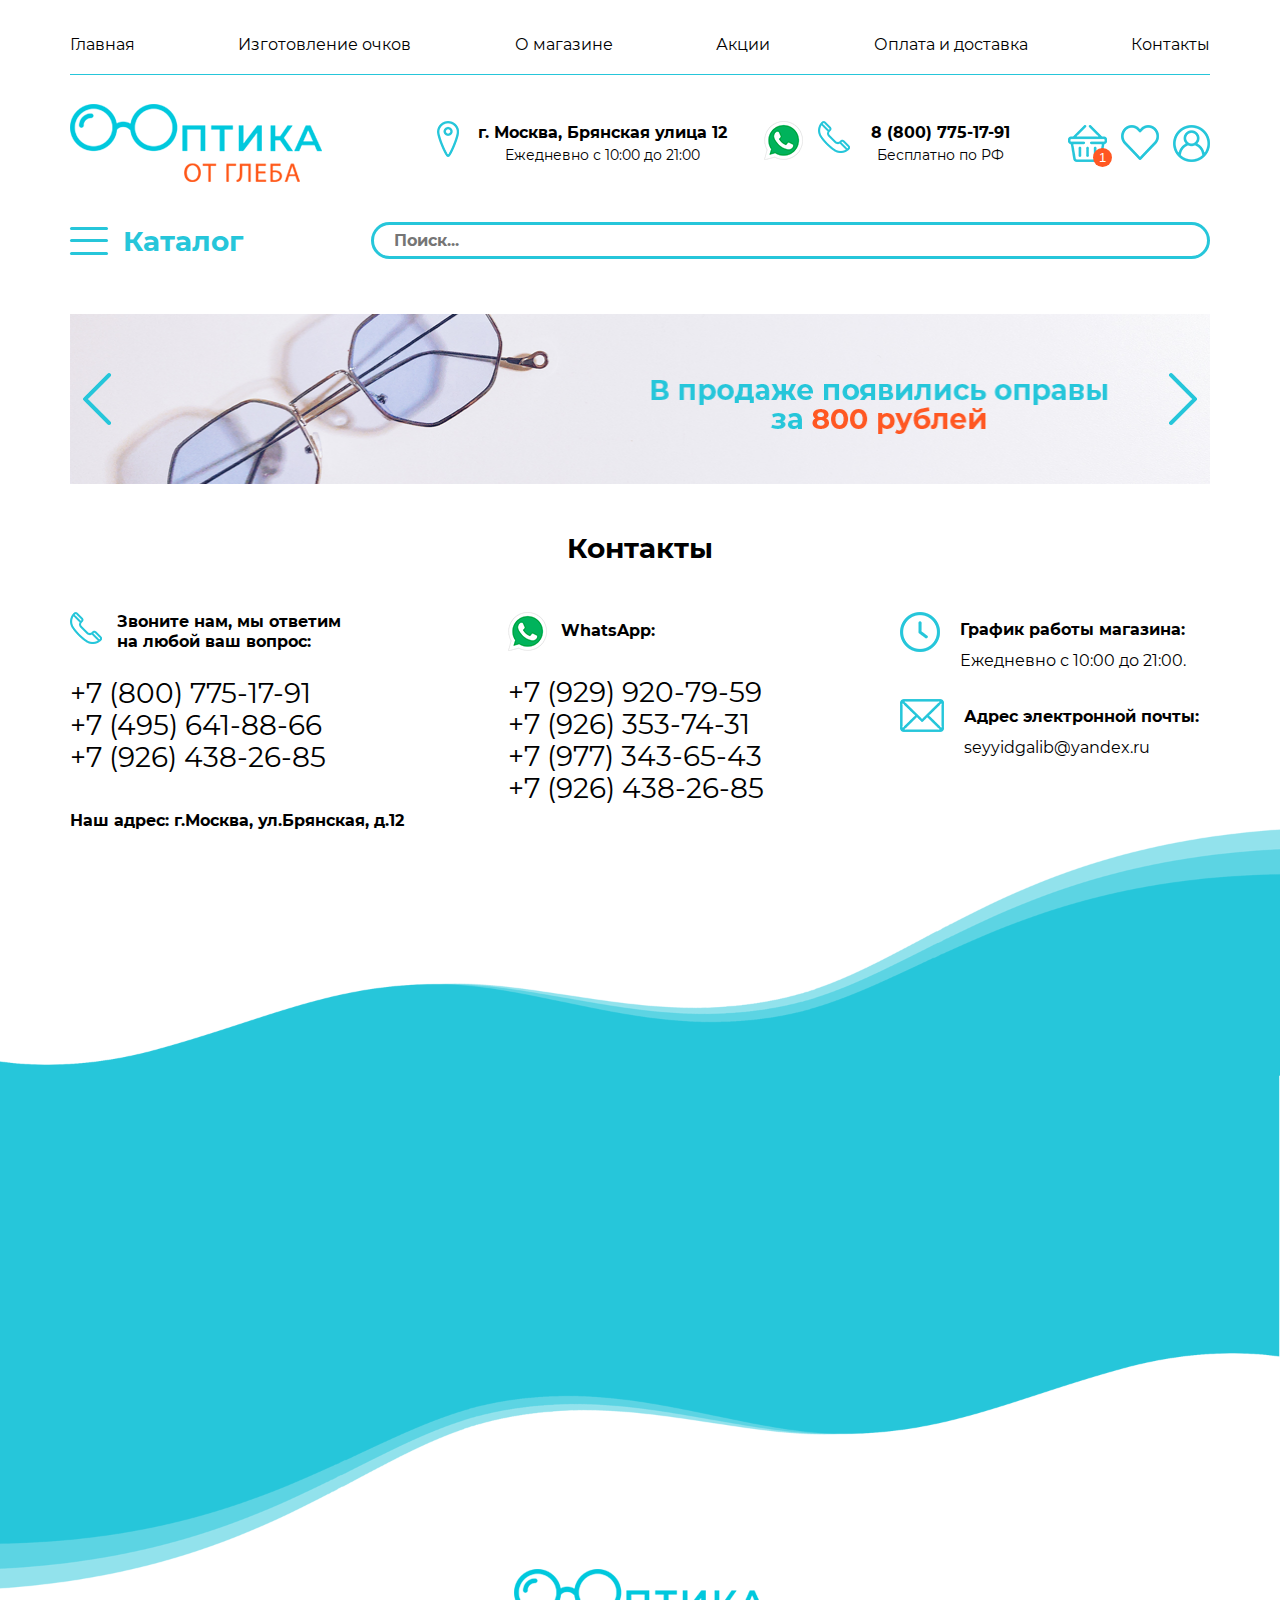
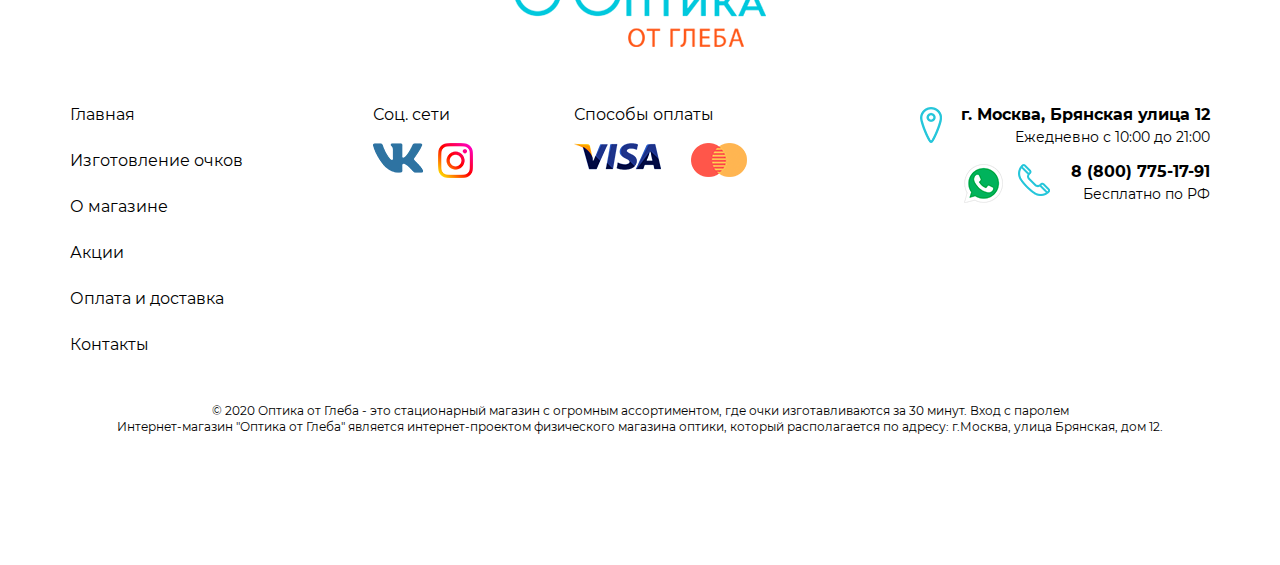
<file: contacts.html>
<!DOCTYPE html>
<html lang="ru">
<head>
   <meta charset="UTF-8">
   <meta name="viewport" content="width=device-width, user-scalable=no, initial-scale=1.0, maximum-scale=1.0, minimum-scale=1.0">
   <title>Оптика от Глеба | Контакты</title>
   <link rel="stylesheet" href="libs/owlcarousel/owl.carousel.min.css">
   <link rel="stylesheet" href="libs/owlcarousel/owl.theme.default.min.css">
   <link rel="stylesheet" href="css/style.css">
</head>
<body class="waves">
   <header class="header">
   <div class="container">
      <nav class="header__nav">
         <div class="header__nav-item"><a class="header__nav-link" href="#!">Главная</a></div>
         <div class="header__nav-item"><a class="header__nav-link" href="#!">Изготовление очков</a></div>
         <div class="header__nav-item"><a class="header__nav-link" href="#!">О магазине</a></div>
         <div class="header__nav-item"><a class="header__nav-link" href="#!">Акции</a></div>
         <div class="header__nav-item"><a class="header__nav-link" href="#!">Оплата и доставка</a></div>
         <div class="header__nav-item"><a class="header__nav-link" href="contacts.html">Контакты</a></div>
      </nav>

      <div class="header__info">
         <div class="logo">
            <img src="img/logo.png" alt="Оптика от Глеба">
         </div>
         
         <div class="header__info-contacts">
            <div class="header__info-contacts__item">
               <img class="ico-pin" src="img/icons/pin.png" alt="г. Москва, Брянская улица 12">
               <ul>
                  <li>г. Москва, Брянская улица 12</li>
                  <li>Ежедневно с 10:00 до 21:00</li>
               </ul>
            </div>

            <div class="header__info-contacts__item">
               <img class="ico-wa" src="img/icons/whatsapp.png" alt="WhatsApp">
               <img class="ico-phone" src="img/icons/phone.png" alt="Телефон">
               <ul>
                  <li>8 (800) 775-17-91</li>
                  <li>Бесплатно по РФ</li>
               </ul>
            </div>
         </div>

         <div class="header__info-actions">
            <div class="ico-cart__wrapper">
               <img class="ico-cart" src="img/icons/basket.png" alt="Корзина">
            </div>
            <img class="ico-heart" src="img/icons/heart.png" alt="Избранное">
            <a href="#loginPopup" class="popup-link"><img class="ico-user" src="img/icons/user.png" alt="Профиль"></a>
         </div>
      </div>

      <div class="header__catalog">
         <div class="header__catalog-wrapper">
            <div class="header__catalog-button">
               <div class="burger"><span></span></div>
               <span>Каталог</span>
            </div>

            <div class="header__catalog-menu menu">
               <ul>
                  <li><a href="#!">Очки</a></li>
                  <li><a href="#!">Мужские</a></li>
                  <li><a href="#!">Женские</a></li>
                  <li><a href="#!">Детские</a></li>
                  <li><a href="#!">Солнцезащитные</a></li>
                  <li><a href="#!">С диоптриями</a></li>
                  <li><a href="#!">Компьютерные</a></li>
                  <li><a href="#!">Водительские</a></li>
                  <li><a href="#!">Для чтения</a></li>
               </ul>
               <ul>
                  <li><a href="#!">Оправы</a></li>
                  <li><a href="#!">Мужские</a></li>
                  <li><a href="#!">Женские</a></li>
                  <li><a href="#!">Детские</a></li>
                  <li><a href="#!">Круглые</a></li>
                  <li><a href="#!">Необычные</a></li>
                  <li><a href="#!">Пластмассовые</a></li>
                  <li><a href="#!">Алюминиевые</a></li>
                  <li><a href="#!">Медицинские</a></li>
               </ul>
               <ul>
                  <li><a href="#!">Линзы</a></li>
                  <li><a href="#!">Готовые</a></li>
               </ul>
               <ul>
                  <li><a href="#!">Аксессуары</a></li>
                  <li><a href="#!">Футляры</a></li>
               </ul>
            </div>
         </div>

         <div class="header__search-wrapper">
            <input class="header__search" type="text" placeholder="Поиск...">

            <div class="header__search-hint search-hint">
               <div class="search-hint__catalog">
                  <div class="search-hint__column">
                     <h5 class="search-hint__column-title">Очки</h5>
                     <ul class="search-hint__column-items">
                        <li><a href="#!">Мужские</a></li>
                        <li><a href="#!">Водительские</a></li>
                        <li><a href="#!">Женские</a></li>
                        <li><a href="#!">Для чтения</a></li>
                        <li><a href="#!">Детские</a></li>
                        <li><a href="#!">С диоптриями</a></li>
                        <li><a href="#!">Солцезащитные</a></li>
                        <li><a href="#!">Компьютерные</a></li>
                     </ul>
                  </div>

                  <div class="search-hint__column">
                     <h5 class="search-hint__column-title">Оправы</h5>
                     <ul class="search-hint__column-items">
                        <li><a href="#!">Мужские</a></li>
                        <li><a href="#!">Необычные</a></li>
                        <li><a href="#!">Женские</a></li>
                        <li><a href="#!">Пластмассовые</a></li>
                        <li><a href="#!">Детские</a></li>
                        <li><a href="#!">Алюминиевые</a></li>
                        <li><a href="#!">Круглые</a></li>
                        <li><a href="#!">Медицинские</a></li>
                     </ul>
                  </div>
               </div>

               <div class="search-hint__sections">
                  <a href="#!"><div class="search-hint__section search-hint__section_lenses"></div></a>

                  <a href="#!"><div class="search-hint__section search-hint__section_cases"></div></a>
               </div>
            </div>
         </div>
      </div>

      <div class="header__carousel">
         <div class="owl-carousel" id="headerCarousel">
            <img src="img/header/banner.png" alt="Оправы за 800 рублей">
            <img src="img/header/banner.png" alt="Оправы за 800 рублей">
            <img src="img/header/banner.png" alt="Оправы за 800 рублей">
         </div>
         
         <div class="header__carousel-controls">
            <div class="prev" id="headerSliderPrev"><img src="img/controls/prev.png" alt="Предыдующий слайд"></div>
            <div class="next" id="headerSliderNext"><img src="img/controls/next.png" alt="Следующий слайд"></div>
         </div>
      </div>
   </div>

   <div class="header-onscroll hide">
      <div class="container">
         <div class="header-onscroll__wrapper">
            <h2 class="header-onscroll__title">Оптика от Глеба</h2>

            <div class="header-onscroll__tools">
               <a href="#loginPopup" class="popup-link">
                  <img class="ico-user_white" src="img/icons/user-white.png" alt="Профиль">
               </a>
               <img class="ico-heart_white" src="img/icons/heart-white.png" alt="Избранное">
               <div class="header-onscroll__basket">
                  <span>Корзина</span>
                  <div class="ico-cart__wrapper">
                     <img src="img/icons/basket.png" alt="Корзина">
                  </div>
               </div>
            </div>
         </div>
      </div>
   </div>
</header>
   <section class="contacts">
   <div class="container">
      <h3 class="contacts__title section__title">Контакты</h3>
      <div class="contacts__wrapper">

         <div class="contacts__phones">
            <div class="contacts__phones-heading">
               <img src="img/icons/phone.png"
                    alt="Звоните нам, мы ответим на любой Ваш вопрос">
               <p>Звоните нам, мы ответим на любой ваш вопрос:</p>
            </div>
            
            <div class="contacts__phones-numbers">
               <ul>
                  <li>+7 (800) 775-17-91</li>
                  <li>+7 (495) 641-88-66</li>
                  <li>+7 (926) 438-26-85</li>
               </ul>
            </div>
            
            <div class="contacts__phones-address">
               <p>Наш адрес: г.Москва, ул.Брянская, д.12</p>
            </div>
         </div>
         
         <div class="contacts__wa">
            <div class="contacts__wa-heading">
               <img src="img/icons/whatsapp.png" alt="WhatsApp">
               <span class="contacts__wa-title">WhatsApp:</span>
            </div>
            
            <ul class="contacts__wa-numbers">
               <li>+7 (929) 920-79-59</li>
               <li>+7 (926) 353-74-31</li>
               <li>+7 (977) 343-65-43</li>
               <li>+7 (926) 438-26-85</li>
            </ul>
         </div>
         
         <div class="contacts__info">
            <div class="contacts__info-item">
               <img src="img/icons/clock.png" alt="График работы магазина">
               <ul>
                  <li>График работы магазина:</li>
                  <li>Ежедневно с 10:00 до 21:00.</li>
               </ul>
            </div>
            
            <div class="contacts__info-item">
               <img src="img/icons/mail.png" alt="Адрес электронной почты">
               <ul>
                  <li>Адрес электронной почты:</li>
                  <li>seyyidgalib@yandex.ru</li>
               </ul>
            </div>
         </div>
      </div>
      <div class="contacts__map">
         <iframe src="https://yandex.ru/map-widget/v1/?um=constructor%3A895215babeec0150a19d17e6190c07858304b6291b91c227f9225b144f07345b&amp;source=constructor"></iframe>
      </div>
   </div>
</section>
   <footer class="footer">
   <div class="container">
      <div class="footer__wrapper">
         <img src="img/logo.png" alt="Оптика от Глеба" class="footer__logo">

         <div class="footer__info">
            <nav class="footer__nav">
               <ul>
                  <li><a href="index.html">Главная</a></li>
                  <li><a href="#!">Изготовление очков</a></li>
                  <li><a href="#!">О магазине</a></li>
                  <li><a href="#!">Акции</a></li>
                  <li><a href="#!">Оплата и доставка</a></li>
                  <li><a href="contacts.html">Контакты</a></li>
               </ul>
            </nav>

            <div class="footer__social">
               <h6 class="footer__title">Соц. сети</h6>
               <ul>
                  <li><img src="img/icons/vk.png" alt="ВКонтакте"></li>
                  <li><img src="img/icons/inst.png" alt="Инстаграм"></li>
               </ul>
            </div>

            <div class="footer__payment">
               <h6 class="footer__title">Способы оплаты</h6>
               <ul>
                  <li><img src="img/icons/visa.png" alt="Visa"></li>
                  <li><img src="img/icons/mastercard.png" alt="MasterCard"></li>
               </ul>
            </div>

            <div class="footer__contacts">
               <div class="footer__contacts-item">
                  <img class="ico-pin" src="img/icons/pin.png" alt="г. Москва, Брянская улица 12">
                  <ul>
                     <li>г. Москва, Брянская улица 12</li>
                     <li>Ежедневно с 10:00 до 21:00</li>
                  </ul>
               </div>

               <div class="footer__contacts-item">
                  <img class="ico-wa" src="img/icons/whatsapp.png" alt="WhatsApp">
                  <img class="ico-phone" src="img/icons/phone.png" alt="Телефон">
                  <ul>
                     <li>8 (800) 775-17-91</li>
                     <li>Бесплатно по РФ</li>
                  </ul>
               </div>
            </div>
         </div>

         <div class="site-info">
            <p>
               © 2020 Оптика от Глеба - это стационарный магазин с огромным ассортиментом, где очки изготавливаются за
               30 минут. Вход с паролем<br>
               Интернет-магазин "Оптика от Глеба" является интернет-проектом физического магазина оптики, который
               располагается по адресу: г.Москва, улица Брянская, дом 12.
            </p>
         </div>
      </div>
   </div>
</footer>
   <div class="popup" id="loginPopup">
   <div class="popup__body">
      <div class="popup__content login-popup__content">
         <a href="#!" class="popup__close">

            <svg
               xmlns="http://www.w3.org/2000/svg"
               xmlns:xlink="http://www.w3.org/1999/xlink"
               width="28px" height="28px">
               <image  x="0px" y="0px" width="28px" height="28px"  xlink:href="[data-uri]" />
            </svg>
         </a>

         <h3 class="login-popup__title">Вход в личный кабинет</h3>

         <form class="login-popup__form">
            <input type="email" placeholder="Введите ваш E-MAIL">
            <input type="password" placeholder="Введите ваш пароль">
            <input class="login-popup__button" type="button" value="Войти">
         </form>

         <a class="login-popup__registration" href="#!">Регистрация</a>
      </div>
   </div>
</div>

   <script src="libs/jquery.min.js"></script>
   <script src="libs/owlcarousel/owl.carousel.min.js"></script>
   <script src="js/script.min.js"></script>
</body>
</html>
</file>
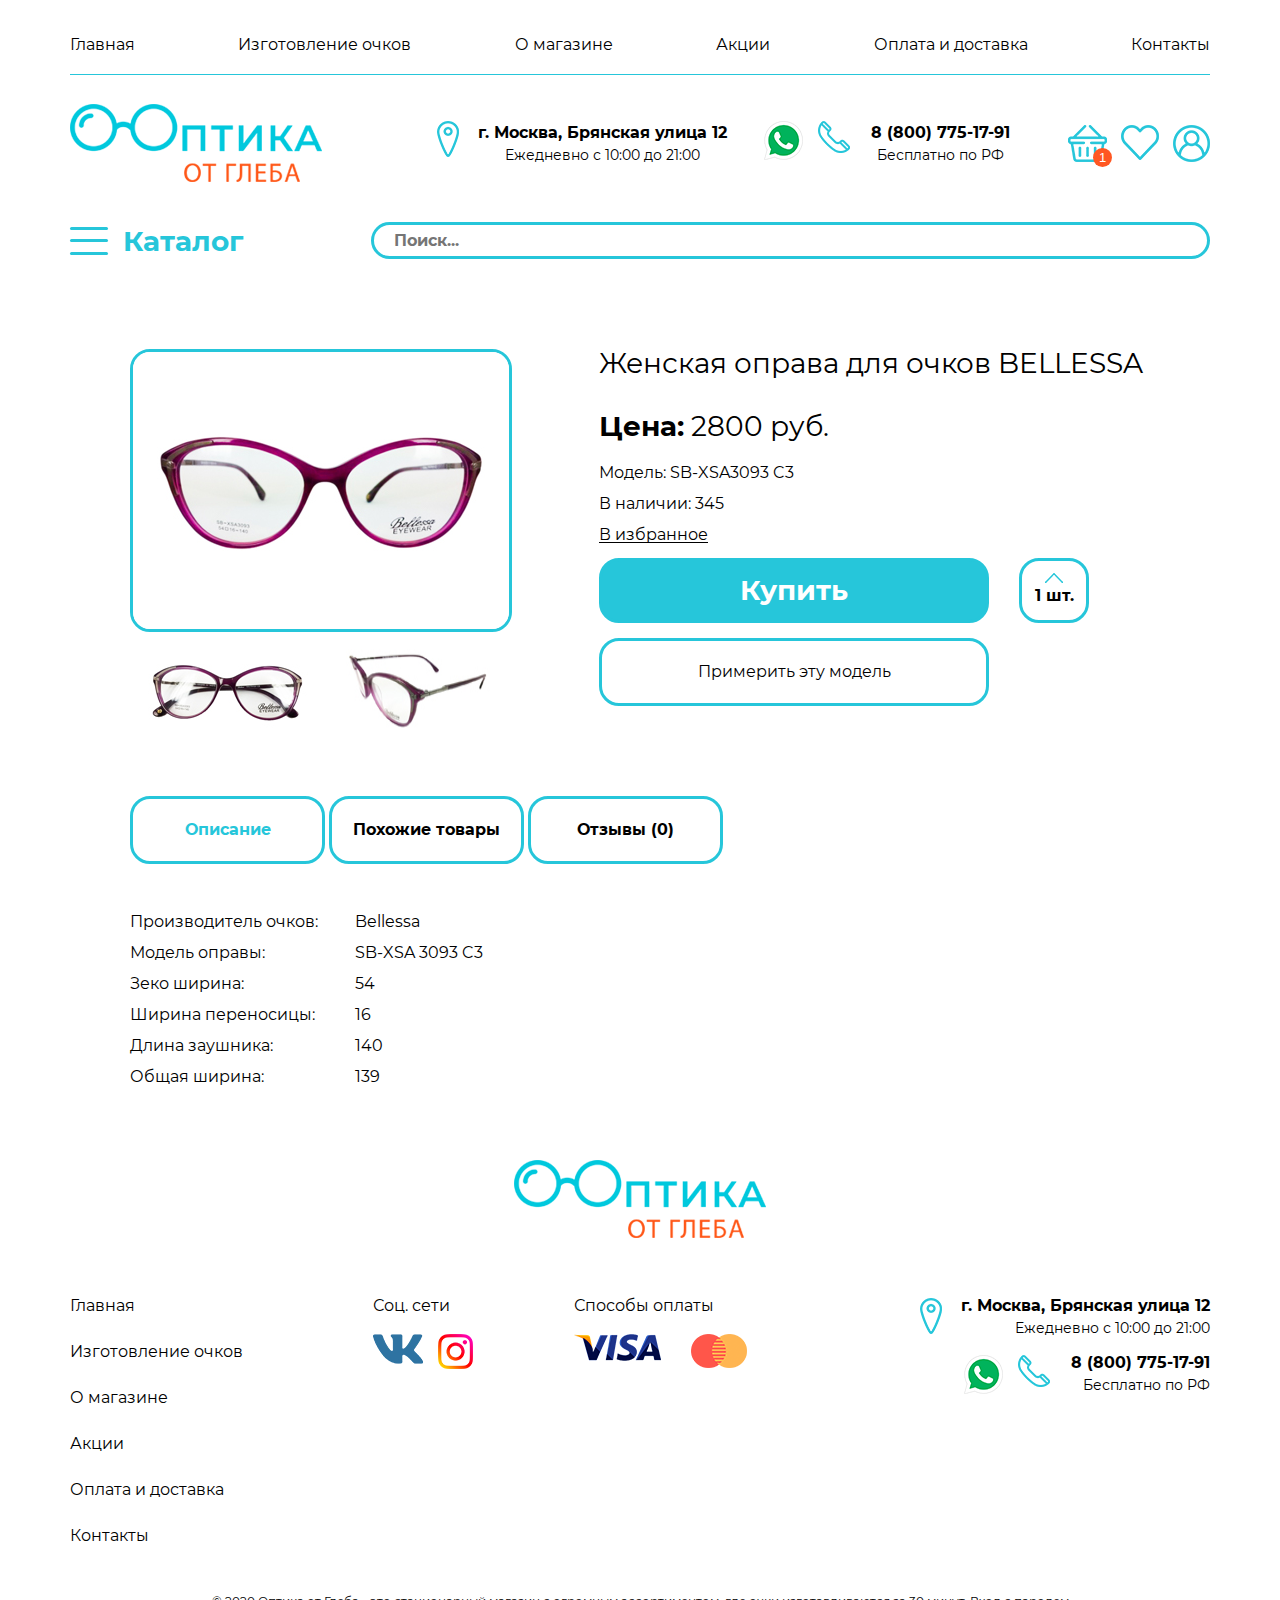
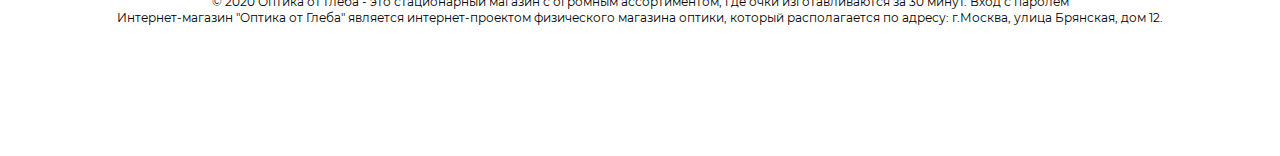
<file: product.html>
<!DOCTYPE html>
<html lang="ru">
<head>
   <meta charset="UTF-8">
   <meta name="viewport" content="width=device-width, user-scalable=no, initial-scale=1.0, maximum-scale=1.0, minimum-scale=1.0">
   <title>Оптика от Глеба | Карточка товара</title>
   <link rel="stylesheet" href="css/style.min.css">
</head>
<body>

<header class="header">
   <div class="container">
      <nav class="header__nav">
         <div class="header__nav-item"><a class="header__nav-link" href="index.html">Главная</a></div>
         <div class="header__nav-item"><a class="header__nav-link" href="#!">Изготовление очков</a></div>
         <div class="header__nav-item"><a class="header__nav-link" href="#!">О магазине</a></div>
         <div class="header__nav-item"><a class="header__nav-link" href="#!">Акции</a></div>
         <div class="header__nav-item"><a class="header__nav-link" href="#!">Оплата и доставка</a></div>
         <div class="header__nav-item"><a class="header__nav-link" href="contacts.html">Контакты</a></div>
      </nav>

      <div class="header__info">
         <div class="logo">
            <img src="img/logo.png" alt="Оптика от Глеба">
         </div>

         <div class="header__info-contacts">
            <div class="header__info-contacts__item">
               <img class="ico-pin" src="img/icons/pin.png" alt="г. Москва, Брянская улица 12">
               <ul>
                  <li>г. Москва, Брянская улица 12</li>
                  <li>Ежедневно с 10:00 до 21:00</li>
               </ul>
            </div>

            <div class="header__info-contacts__item">
               <img class="ico-wa" src="img/icons/whatsapp.png" alt="WhatsApp">
               <img class="ico-phone" src="img/icons/phone.png" alt="Телефон">
               <ul>
                  <li>8 (800) 775-17-91</li>
                  <li>Бесплатно по РФ</li>
               </ul>
            </div>
         </div>

         <div class="header__info-actions">
            <div class="ico-cart__wrapper">
               <a href="cart.html"><img class="ico-cart" src="img/icons/basket.png" alt="Корзина"></a>
            </div>
            <img class="ico-heart" src="img/icons/heart.png" alt="Избранное">
            <a href="#loginPopup" class="popup-link"><img class="ico-user" src="img/icons/user.png" alt="Профиль"></a>
         </div>
      </div>

      <div class="header__catalog">
         <div class="header__catalog-wrapper">
            <div class="header__catalog-button">
               <div class="burger"><span></span></div>
               <span>Каталог</span>
            </div>

            <div class="header__catalog-menu menu">
               <ul>
                  <li><a href="#!">Очки</a></li>
                  <li><a href="#!">Мужские</a></li>
                  <li><a href="#!">Женские</a></li>
                  <li><a href="#!">Детские</a></li>
                  <li><a href="#!">Солнцезащитные</a></li>
                  <li><a href="#!">С диоптриями</a></li>
                  <li><a href="#!">Компьютерные</a></li>
                  <li><a href="#!">Водительские</a></li>
                  <li><a href="#!">Для чтения</a></li>
               </ul>
               <ul>
                  <li><a href="#!">Оправы</a></li>
                  <li><a href="#!">Мужские</a></li>
                  <li><a href="#!">Женские</a></li>
                  <li><a href="#!">Детские</a></li>
                  <li><a href="#!">Круглые</a></li>
                  <li><a href="#!">Необычные</a></li>
                  <li><a href="#!">Пластмассовые</a></li>
                  <li><a href="#!">Алюминиевые</a></li>
                  <li><a href="#!">Медицинские</a></li>
               </ul>
               <ul>
                  <li><a href="#!">Линзы</a></li>
                  <li><a href="#!">Готовые</a></li>
               </ul>
               <ul>
                  <li><a href="#!">Аксессуары</a></li>
                  <li><a href="#!">Футляры</a></li>
               </ul>
            </div>
         </div>

         <div class="header__search-wrapper">
            <input class="header__search" type="text" placeholder="Поиск...">

            <div class="header__search-hint search-hint">
               <div class="search-hint__catalog">
                  <div class="search-hint__column">
                     <h5 class="search-hint__column-title">Очки</h5>
                     <ul class="search-hint__column-items">
                        <li><a href="#!">Мужские</a></li>
                        <li><a href="#!">Водительские</a></li>
                        <li><a href="#!">Женские</a></li>
                        <li><a href="#!">Для чтения</a></li>
                        <li><a href="#!">Детские</a></li>
                        <li><a href="#!">С диоптриями</a></li>
                        <li><a href="#!">Солцезащитные</a></li>
                        <li><a href="#!">Компьютерные</a></li>
                     </ul>
                  </div>

                  <div class="search-hint__column">
                     <h5 class="search-hint__column-title">Оправы</h5>
                     <ul class="search-hint__column-items">
                        <li><a href="#!">Мужские</a></li>
                        <li><a href="#!">Необычные</a></li>
                        <li><a href="#!">Женские</a></li>
                        <li><a href="#!">Пластмассовые</a></li>
                        <li><a href="#!">Детские</a></li>
                        <li><a href="#!">Алюминиевые</a></li>
                        <li><a href="#!">Круглые</a></li>
                        <li><a href="#!">Медицинские</a></li>
                     </ul>
                  </div>
               </div>

               <div class="search-hint__sections">
                  <a href="#!"><div class="search-hint__section search-hint__section_lenses"></div></a>

                  <a href="#!"><div class="search-hint__section search-hint__section_cases"></div></a>
               </div>
            </div>
         </div>
      </div>
   </div>

   <div class="header-onscroll hide">
      <div class="container">
         <div class="header-onscroll__wrapper">
            <h2 class="header-onscroll__title">Оптика от Глеба</h2>

            <div class="header-onscroll__tools">
               <a href="#loginPopup" class="popup-link">
                  <img class="ico-user_white" src="img/icons/user-white.png" alt="Профиль">
               </a>
               <img class="ico-heart_white" src="img/icons/heart-white.png" alt="Избранное">
               <div class="header-onscroll__basket">
                  <a href="cart.html">Корзина</a>
                  <div class="ico-cart__wrapper">
                     <a href="cart.html"><img src="img/icons/basket.png" alt="Корзина"></a>
                  </div>
               </div>
            </div>
         </div>
      </div>
   </div>
</header>
<div class="product-item">
   <div class="product-item__container">
      <div class="product-item__header">
         <div class="product-item__preview">
            <div class="product-item__main-img">
               <img src="img/product/glasses.jpg" alt="Женская оправа для очков">
            </div>
            <div class="product-item__other-image">
               <img src="img/product/glasses2.jpg" alt="Женская оправа для очков">
               <img src="img/product/glasses3.jpg" alt="Женская оправа для очков">
            </div>
         </div>
         
         <div class="product-item__info">
            <h3 class="product-item__info-title">Женская оправа для очков BELLESSA</h3>
            <span class="product-item__info-price"><b>Цена:</b> 2800 руб.</span>
            <ul>
               <li>Модель: SB-XSA3093 C3</li>
               <li>В наличии: 345</li>
            </ul>
            <a href="#!" class="product-item__to-favorites">В избранное</a>
            <div class="product__buy">
               <a href="#!" class="product__buy-btn">Купить</a>
               <div class="product__quantity">
                  <img id="productCounterMore" src="img/controls/more.png" alt="Больше">
                  <span><span id="productCounter">1</span> шт.</span>
                  <img id="productCounterLess" src="img/controls/less.png" alt="меньше">
               </div>
            </div>
            <a href="#uploadPopup" class="product__try-btn popup-link">Примерить эту модель</a>
         </div>
      </div>

      <div class="product-item__description">
         <div class="product-item__description-btns">
            <a href="#table1" class="product-item__description-btn active">Описание</a>
            <a href="#table2" class="product-item__description-btn">Похожие товары</a>
            <a href="#table3" class="product-item__description-btn">Отзывы (<span id="reviewsСount">0</span>)</a>
         </div>

         <div class="product-item__description-items">
            <div id="table1" class="product-item__description-item active">
               <table>
                  <tr>
                     <td>Производитель очков:</td>
                     <td>Bellessa</td>
                  </tr>
                  <tr>
                     <td>Модель оправы:</td>
                     <td>SB-XSA 3093 C3</td>
                  </tr>
                  <tr>
                     <td>Зеко ширина:</td>
                     <td>54</td>
                  </tr>
                  <tr>
                     <td>Ширина переносицы:</td>
                     <td>16</td>
                  </tr>
                  <tr>
                     <td>Длина заушника:</td>
                     <td>140</td>
                  </tr>
                  <tr>
                     <td>Общая ширина:</td>
                     <td>139</td>
                  </tr>
               </table>
            </div>

            <div id="table2" class="product-item__description-item">
               <table>
                  <tr>
                     <td>Производитель очков:</td>
                     <td>Bellessa</td>
                  </tr>
                  <tr>
                     <td>Модель оправы:</td>
                     <td>SB-XSA 3093 C3</td>
                  </tr>
                  <tr>
                     <td>Зеко ширина:</td>
                     <td>54</td>
                  </tr>
               </table>
            </div>

            <div id="table3" class="product-item__description-item">
               <table>
                  <tr>
                     <td>Производитель очков:</td>
                     <td>Bellessa</td>
                  </tr>
               </table>
            </div>
         </div>
      </div>
   </div>
</div>
<footer class="footer">
   <div class="container">
      <div class="footer__wrapper">
         <img src="img/logo.png" alt="Оптика от Глеба" class="footer__logo">

         <div class="footer__info">
            <nav class="footer__nav">
               <ul>
                  <li><a href="index.html">Главная</a></li>
                  <li><a href="#!">Изготовление очков</a></li>
                  <li><a href="#!">О магазине</a></li>
                  <li><a href="#!">Акции</a></li>
                  <li><a href="#!">Оплата и доставка</a></li>
                  <li><a href="contacts.html">Контакты</a></li>
               </ul>
            </nav>

            <div class="footer__social">
               <h6 class="footer__title">Соц. сети</h6>
               <ul>
                  <li><img src="img/icons/vk.png" alt="ВКонтакте"></li>
                  <li><img src="img/icons/inst.png" alt="Инстаграм"></li>
               </ul>
            </div>

            <div class="footer__payment">
               <h6 class="footer__title">Способы оплаты</h6>
               <ul>
                  <li><img src="img/icons/visa.png" alt="Visa"></li>
                  <li><img src="img/icons/mastercard.png" alt="MasterCard"></li>
               </ul>
            </div>

            <div class="footer__contacts">
               <div class="footer__contacts-item">
                  <img class="ico-pin" src="img/icons/pin.png" alt="г. Москва, Брянская улица 12">
                  <ul>
                     <li>г. Москва, Брянская улица 12</li>
                     <li>Ежедневно с 10:00 до 21:00</li>
                  </ul>
               </div>

               <div class="footer__contacts-item">
                  <img class="ico-wa" src="img/icons/whatsapp.png" alt="WhatsApp">
                  <img class="ico-phone" src="img/icons/phone.png" alt="Телефон">
                  <ul>
                     <li>8 (800) 775-17-91</li>
                     <li>Бесплатно по РФ</li>
                  </ul>
               </div>
            </div>
         </div>

         <div class="site-info">
            <p>
               © 2020 Оптика от Глеба - это стационарный магазин с огромным ассортиментом, где очки изготавливаются за
               30 минут. Вход с паролем<br>
               Интернет-магазин "Оптика от Глеба" является интернет-проектом физического магазина оптики, который
               располагается по адресу: г.Москва, улица Брянская, дом 12.
            </p>
         </div>
      </div>
   </div>
</footer>
<div class="popup" id="loginPopup">
   <div class="popup__body">
      <div class="popup__content login-popup__content">
         <a href="#!" class="popup__close">

            <svg
               xmlns="http://www.w3.org/2000/svg"
               xmlns:xlink="http://www.w3.org/1999/xlink"
               width="28px" height="28px">
               <image  x="0px" y="0px" width="28px" height="28px"  xlink:href="[data-uri]" />
            </svg>
         </a>

         <h3 class="login-popup__title">Вход в личный кабинет</h3>

         <form class="login-popup__form">
            <input type="email" placeholder="Введите ваш E-MAIL">
            <input type="password" placeholder="Введите ваш пароль">
            <input class="login-popup__button" type="button" value="Войти">
         </form>

         <a class="login-popup__registration" href="registration.html">Регистрация</a>
      </div>
   </div>
</div>




<div class="popup" id="uploadPopup">
   <div class="popup__body">
      <div class="popup__content upload-popup__content">
         <a href="#!" class="popup__close">
            <svg
               xmlns="http://www.w3.org/2000/svg"
               xmlns:xlink="http://www.w3.org/1999/xlink"
               width="28px" height="28px">
               <image  x="0px" y="0px" width="28px" height="28px"  xlink:href="[data-uri]" />
            </svg>
         </a>

         <div class="upload-popup__photo">
            <img src="img/girl.png" alt="Перетащите сюда своё фото">
         </div>

         <div class="upload-popup__instruction">
            <p>Загрузите ваше фото, где вы смотрите прямо, чтобы примерить выбранную вами модель.</p>
            <label for="userPhoto">Открыть...</label>
            <input type="file" name="userPhoto" id="userPhoto">
            <p>Вы сможете регулировать размер и расположение очков на вашей фотографии</p>
            <span>Пример:</span>
            <div class="upload-popup__example">
               <img src="img/example.jpg" alt="Пример">
            </div>
         </div>
      </div>
   </div>
</div>

<script src="js/popups.min.js"></script>
<script src="js/header.min.js"></script>
<script src="js/product.min.js"></script>
</body>
</html>
</file>
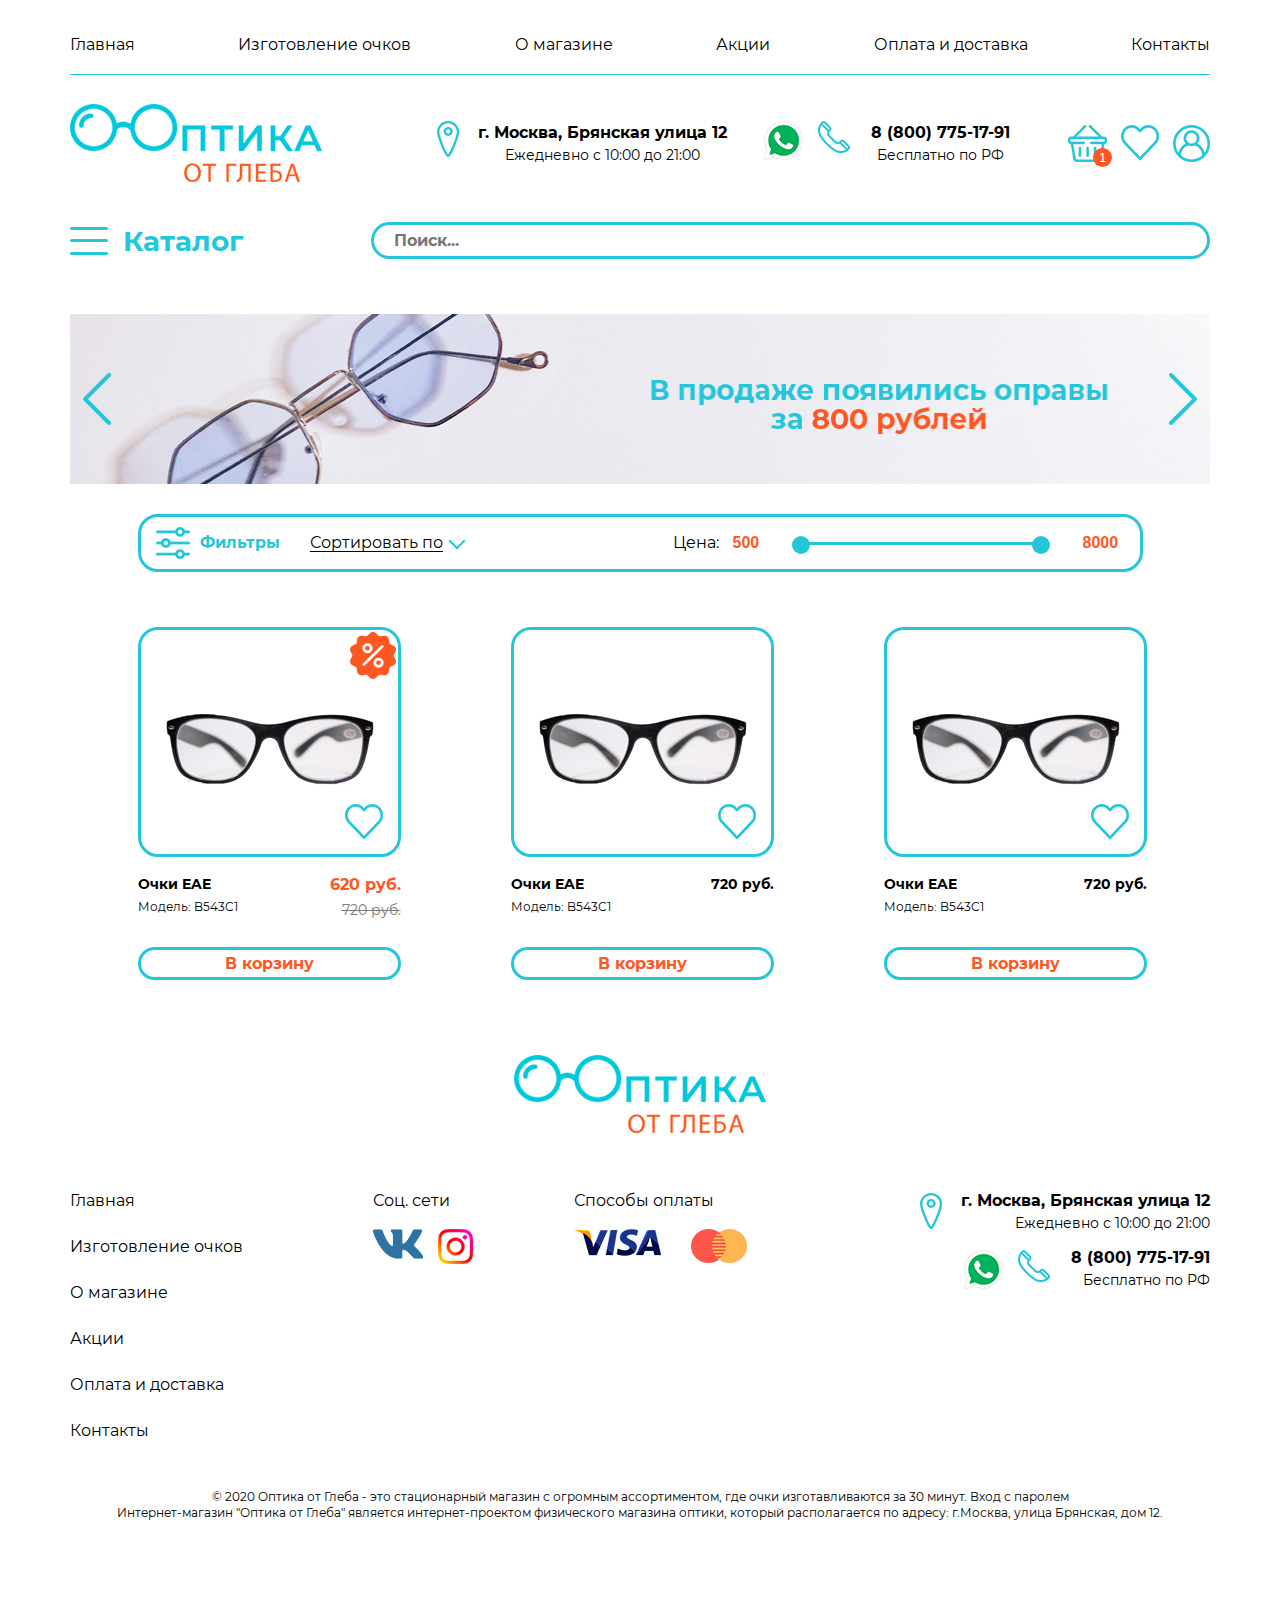
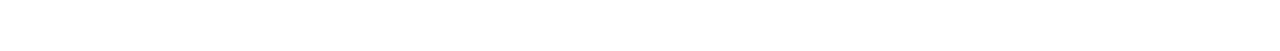
<file: products.html>
<!DOCTYPE html>
<html lang="ru">
<head>
   <meta charset="UTF-8">
   <meta name="viewport" content="width=device-width, user-scalable=no, initial-scale=1.0, maximum-scale=1.0, minimum-scale=1.0">
   <title>Оптика от Глеба - Товары</title>
   <link rel="stylesheet" href="libs/owlcarousel/owl.carousel.min.css">
   <link rel="stylesheet" href="libs/owlcarousel/owl.theme.default.min.css">
   <link rel="stylesheet" href="libs/nouislider/nouislider.min.css">
   <link rel="stylesheet" href="css/style.css">
</head>
<body>

   <header class="header">
   <div class="container">
      <nav class="header__nav">
         <div class="header__nav-item"><a class="header__nav-link" href="index.html">Главная</a></div>
         <div class="header__nav-item"><a class="header__nav-link" href="#!">Изготовление очков</a></div>
         <div class="header__nav-item"><a class="header__nav-link" href="#!">О магазине</a></div>
         <div class="header__nav-item"><a class="header__nav-link" href="#!">Акции</a></div>
         <div class="header__nav-item"><a class="header__nav-link" href="#!">Оплата и доставка</a></div>
         <div class="header__nav-item"><a class="header__nav-link" href="contacts.html">Контакты</a></div>
      </nav>

      <div class="header__info">
         <div class="logo">
            <img src="img/logo.png" alt="Оптика от Глеба">
         </div>
         
         <div class="header__info-contacts">
            <div class="header__info-contacts__item">
               <img class="ico-pin" src="img/icons/pin.png" alt="г. Москва, Брянская улица 12">
               <ul>
                  <li>г. Москва, Брянская улица 12</li>
                  <li>Ежедневно с 10:00 до 21:00</li>
               </ul>
            </div>

            <div class="header__info-contacts__item">
               <img class="ico-wa" src="img/icons/whatsapp.png" alt="WhatsApp">
               <img class="ico-phone" src="img/icons/phone.png" alt="Телефон">
               <ul>
                  <li>8 (800) 775-17-91</li>
                  <li>Бесплатно по РФ</li>
               </ul>
            </div>
         </div>

         <div class="header__info-actions">
            <div class="ico-cart__wrapper">
               <a href="cart.html"><img class="ico-cart" src="img/icons/basket.png" alt="Корзина"></a>
            </div>
            <img class="ico-heart" src="img/icons/heart.png" alt="Избранное">
            <a href="#loginPopup" class="popup-link"><img class="ico-user" src="img/icons/user.png" alt="Профиль"></a>
         </div>
      </div>

      <div class="header__catalog">
         <div class="header__catalog-wrapper">
            <div class="header__catalog-button">
               <div class="burger"><span></span></div>
               <span>Каталог</span>
            </div>

            <div class="header__catalog-menu menu">
               <ul>
                  <li><a href="#!">Очки</a></li>
                  <li><a href="#!">Мужские</a></li>
                  <li><a href="#!">Женские</a></li>
                  <li><a href="#!">Детские</a></li>
                  <li><a href="#!">Солнцезащитные</a></li>
                  <li><a href="#!">С диоптриями</a></li>
                  <li><a href="#!">Компьютерные</a></li>
                  <li><a href="#!">Водительские</a></li>
                  <li><a href="#!">Для чтения</a></li>
               </ul>
               <ul>
                  <li><a href="#!">Оправы</a></li>
                  <li><a href="#!">Мужские</a></li>
                  <li><a href="#!">Женские</a></li>
                  <li><a href="#!">Детские</a></li>
                  <li><a href="#!">Круглые</a></li>
                  <li><a href="#!">Необычные</a></li>
                  <li><a href="#!">Пластмассовые</a></li>
                  <li><a href="#!">Алюминиевые</a></li>
                  <li><a href="#!">Медицинские</a></li>
               </ul>
               <ul>
                  <li><a href="#!">Линзы</a></li>
                  <li><a href="#!">Готовые</a></li>
               </ul>
               <ul>
                  <li><a href="#!">Аксессуары</a></li>
                  <li><a href="#!">Футляры</a></li>
               </ul>
            </div>
         </div>

         <div class="header__search-wrapper">
            <input class="header__search" type="text" placeholder="Поиск...">

            <div class="header__search-hint search-hint">
               <div class="search-hint__catalog">
                  <div class="search-hint__column">
                     <h5 class="search-hint__column-title">Очки</h5>
                     <ul class="search-hint__column-items">
                        <li><a href="#!">Мужские</a></li>
                        <li><a href="#!">Водительские</a></li>
                        <li><a href="#!">Женские</a></li>
                        <li><a href="#!">Для чтения</a></li>
                        <li><a href="#!">Детские</a></li>
                        <li><a href="#!">С диоптриями</a></li>
                        <li><a href="#!">Солцезащитные</a></li>
                        <li><a href="#!">Компьютерные</a></li>
                     </ul>
                  </div>

                  <div class="search-hint__column">
                     <h5 class="search-hint__column-title">Оправы</h5>
                     <ul class="search-hint__column-items">
                        <li><a href="#!">Мужские</a></li>
                        <li><a href="#!">Необычные</a></li>
                        <li><a href="#!">Женские</a></li>
                        <li><a href="#!">Пластмассовые</a></li>
                        <li><a href="#!">Детские</a></li>
                        <li><a href="#!">Алюминиевые</a></li>
                        <li><a href="#!">Круглые</a></li>
                        <li><a href="#!">Медицинские</a></li>
                     </ul>
                  </div>
               </div>

               <div class="search-hint__sections">
                  <a href="#!"><div class="search-hint__section search-hint__section_lenses"></div></a>

                  <a href="#!"><div class="search-hint__section search-hint__section_cases"></div></a>
               </div>
            </div>
         </div>
      </div>

      <div class="header__carousel">
         <div class="owl-carousel" id="headerCarousel">
            <img src="img/header/banner.png" alt="Оправы за 800 рублей">
            <img src="img/header/banner.png" alt="Оправы за 800 рублей">
            <img src="img/header/banner.png" alt="Оправы за 800 рублей">
         </div>
         
         <div class="header__carousel-controls">
            <div class="prev" id="headerSliderPrev"><img src="img/controls/prev.png" alt="Предыдующий слайд"></div>
            <div class="next" id="headerSliderNext"><img src="img/controls/next.png" alt="Следующий слайд"></div>
         </div>
      </div>
   </div>

   <div class="header-onscroll hide">
      <div class="container">
         <div class="header-onscroll__wrapper">
            <h2 class="header-onscroll__title">Оптика от Глеба</h2>

            <div class="header-onscroll__tools">
               <a href="#loginPopup" class="popup-link">
                  <img class="ico-user_white" src="img/icons/user-white.png" alt="Профиль">
               </a>
               <img class="ico-heart_white" src="img/icons/heart-white.png" alt="Избранное">
               <div class="header-onscroll__basket">
                  <a href="cart.html">Корзина</a>
                  <div class="ico-cart__wrapper">
                     <a href="cart.html"><img src="img/icons/basket.png" alt="Корзина"></a>
                  </div>
               </div>
            </div>
         </div>
      </div>
   </div>
</header>
   <div class="filter">
   <form class="filter__container">
      <div class="filter__filters">
         <img src="img/icons/filter.png" alt="Фильтры">
         <span>Фильтры</span>
      </div>

      <div class="filter__sort">
         <span>Сортировать по</span>

         <ul class="filter__sort-menu">
            <li><span>Цене</span></li>
            <li><span>Названию</span></li>
         </ul>
      </div>

      <div class="filter__slider">
         <div id="slider"></div>
         <input type="number" id="input-number">
         <input type="number" id="input-number2">
         </div>
      </div>
   </form>
</div>
   <div class="products">
   <div class="products__container">
      <div class="products__items">
         <div class="products__item product product_sale">
            <div class="product__thumbnail">
               <a href="product.html"><img src="img/recommendation/glasses1.jpg" alt="Очки EAE"></a>
               <img class="product__to-favorites" src="img/icons/heart.png" alt="В избранное">
               <img class="product__ico-sale" src="img/icons/sale.png" alt="Акция">
            </div>
            <div class="product_sale__description">
               <ul>
                  <li><a href="product.html">Очки EAE</a></li>
                  <li>Модель: B543C1</li>
               </ul>
               <ul>
                  <li class="new-price">620 руб.</li>
                  <li class="old-price">720 руб.</li>
               </ul>
            </div>
            <a href="#!" class="product__btn">В корзину</a>
         </div>

         <div class="products__item product">
            <div class="product__thumbnail">
               <a href="product.html"><img src="img/recommendation/glasses1.jpg" alt="Очки EAE"></a>
               <img class="product__to-favorites" src="img/icons/heart.png" alt="В избранное">
            </div>
            <div class="product__description">
               <ul>
                  <li><a href="product.html">Очки EAE</a></li>
                  <li>Модель: B543C1</li>
               </ul>
               <span>720 руб.</span>
            </div>
            <a href="#!" class="product__btn">В корзину</a>
         </div>

         <div class="products__item product">
            <div class="product__thumbnail">
               <a href="product.html"><img src="img/recommendation/glasses1.jpg" alt="Очки EAE"></a>
               <img class="product__to-favorites" src="img/icons/heart.png" alt="В избранное">
            </div>
            <div class="product__description">
               <ul>
                  <li><a href="product.html">Очки EAE</a></li>
                  <li>Модель: B543C1</li>
               </ul>
               <span>720 руб.</span>
            </div>
            <a href="#!" class="product__btn">В корзину</a>
         </div>
      </div>
   </div>
</div>
   <footer class="footer">
   <div class="container">
      <div class="footer__wrapper">
         <img src="img/logo.png" alt="Оптика от Глеба" class="footer__logo">

         <div class="footer__info">
            <nav class="footer__nav">
               <ul>
                  <li><a href="index.html">Главная</a></li>
                  <li><a href="#!">Изготовление очков</a></li>
                  <li><a href="#!">О магазине</a></li>
                  <li><a href="#!">Акции</a></li>
                  <li><a href="#!">Оплата и доставка</a></li>
                  <li><a href="contacts.html">Контакты</a></li>
               </ul>
            </nav>

            <div class="footer__social">
               <h6 class="footer__title">Соц. сети</h6>
               <ul>
                  <li><img src="img/icons/vk.png" alt="ВКонтакте"></li>
                  <li><img src="img/icons/inst.png" alt="Инстаграм"></li>
               </ul>
            </div>

            <div class="footer__payment">
               <h6 class="footer__title">Способы оплаты</h6>
               <ul>
                  <li><img src="img/icons/visa.png" alt="Visa"></li>
                  <li><img src="img/icons/mastercard.png" alt="MasterCard"></li>
               </ul>
            </div>

            <div class="footer__contacts">
               <div class="footer__contacts-item">
                  <img class="ico-pin" src="img/icons/pin.png" alt="г. Москва, Брянская улица 12">
                  <ul>
                     <li>г. Москва, Брянская улица 12</li>
                     <li>Ежедневно с 10:00 до 21:00</li>
                  </ul>
               </div>

               <div class="footer__contacts-item">
                  <img class="ico-wa" src="img/icons/whatsapp.png" alt="WhatsApp">
                  <img class="ico-phone" src="img/icons/phone.png" alt="Телефон">
                  <ul>
                     <li>8 (800) 775-17-91</li>
                     <li>Бесплатно по РФ</li>
                  </ul>
               </div>
            </div>
         </div>

         <div class="site-info">
            <p>
               © 2020 Оптика от Глеба - это стационарный магазин с огромным ассортиментом, где очки изготавливаются за
               30 минут. Вход с паролем<br>
               Интернет-магазин "Оптика от Глеба" является интернет-проектом физического магазина оптики, который
               располагается по адресу: г.Москва, улица Брянская, дом 12.
            </p>
         </div>
      </div>
   </div>
</footer>
   <div class="popup" id="loginPopup">
   <div class="popup__body">
      <div class="popup__content login-popup__content">
         <a href="#!" class="popup__close">

            <svg
               xmlns="http://www.w3.org/2000/svg"
               xmlns:xlink="http://www.w3.org/1999/xlink"
               width="28px" height="28px">
               <image  x="0px" y="0px" width="28px" height="28px"  xlink:href="[data-uri]" />
            </svg>
         </a>

         <h3 class="login-popup__title">Вход в личный кабинет</h3>

         <form class="login-popup__form">
            <input type="email" placeholder="Введите ваш E-MAIL">
            <input type="password" placeholder="Введите ваш пароль">
            <input class="login-popup__button" type="button" value="Войти">
         </form>

         <a class="login-popup__registration" href="registration.html">Регистрация</a>
      </div>
   </div>
</div>


   <script src="libs/jquery.min.js"></script>
   <script src="libs/owlcarousel/owl.carousel.min.js"></script>
   <script src="libs/nouislider/nouislider.min.js"></script>
   <script src="js/header.min.js"></script>
   <script src="js/header-carousel.min.js"></script>
   <script src="js/popups.min.js"></script>
   <script src="js/range-slider.min.js"></script>
</body>
</html>
</file>
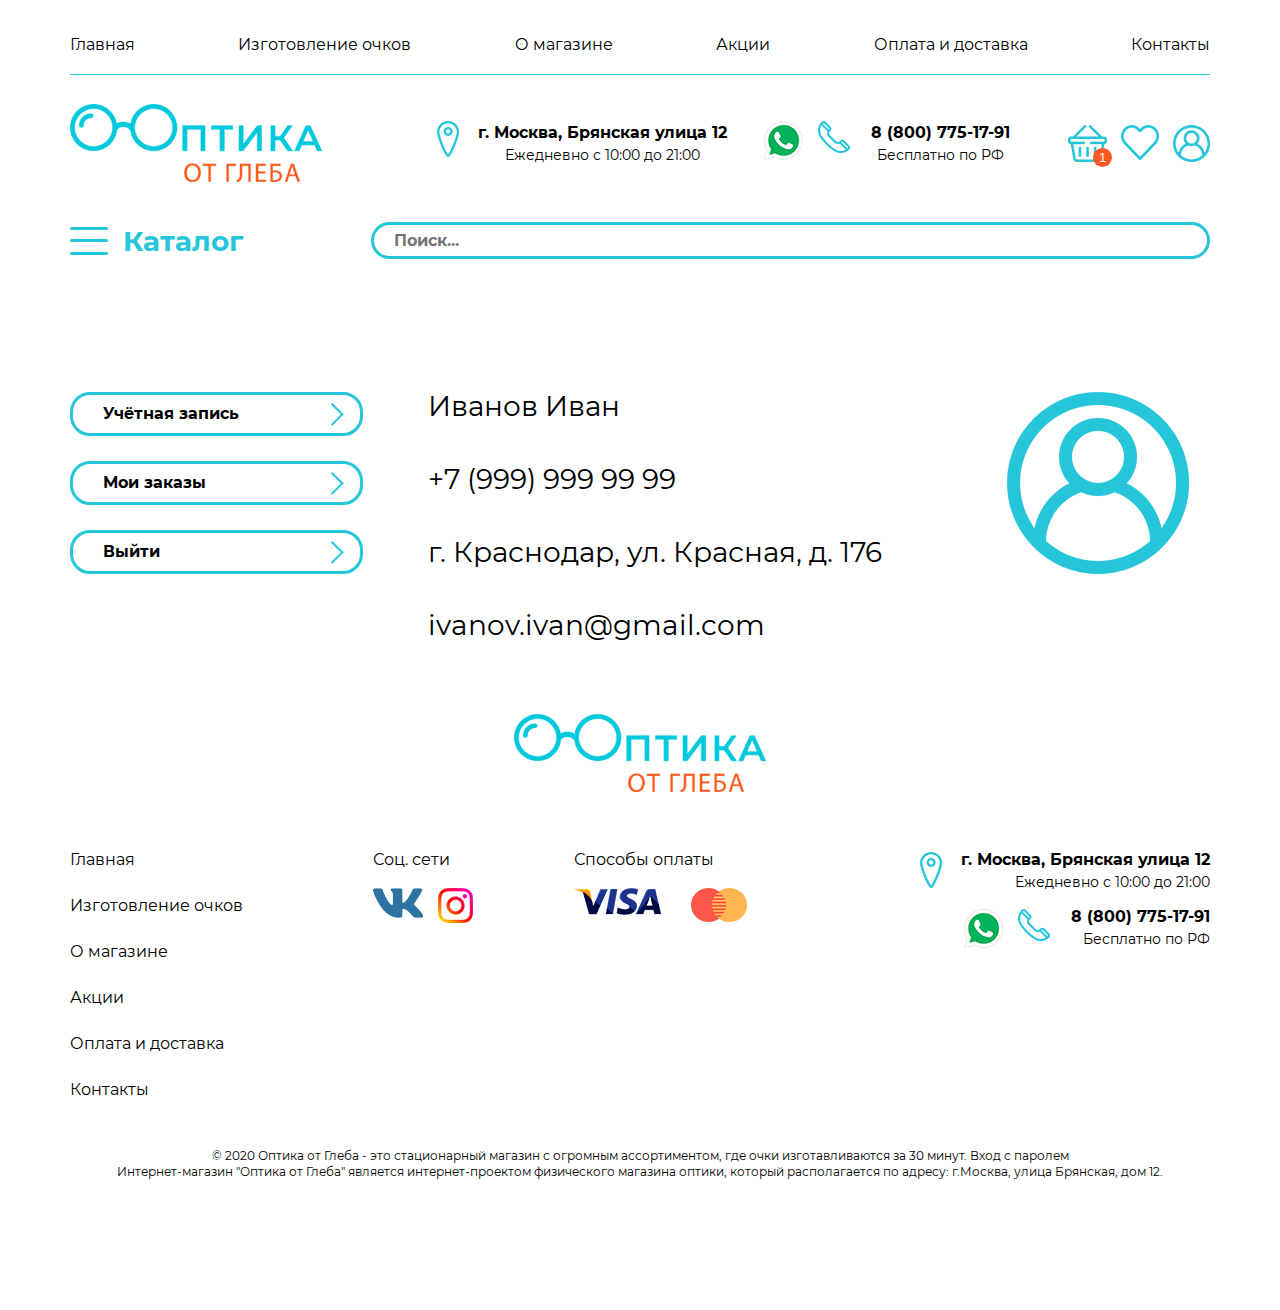
<file: profile.html>
<!DOCTYPE html>
<html lang="ru">
<head>
   <meta charset="UTF-8">
   <meta name="viewport" content="width=device-width, user-scalable=no, initial-scale=1.0, maximum-scale=1.0, minimum-scale=1.0">
   <title>Оптика от Глеба | Личный кабинет</title>
   <link rel="stylesheet" href="libs/owlcarousel/owl.carousel.min.css">
   <link rel="stylesheet" href="libs/owlcarousel/owl.theme.default.min.css">
   <link rel="stylesheet" href="css/style.min.css">
</head>
<body>
<header class="header">
   <div class="container">
      <nav class="header__nav">
         <div class="header__nav-item"><a class="header__nav-link" href="index.html">Главная</a></div>
         <div class="header__nav-item"><a class="header__nav-link" href="#!">Изготовление очков</a></div>
         <div class="header__nav-item"><a class="header__nav-link" href="#!">О магазине</a></div>
         <div class="header__nav-item"><a class="header__nav-link" href="#!">Акции</a></div>
         <div class="header__nav-item"><a class="header__nav-link" href="#!">Оплата и доставка</a></div>
         <div class="header__nav-item"><a class="header__nav-link" href="contacts.html">Контакты</a></div>
      </nav>

      <div class="header__info">
         <div class="logo">
            <img src="img/logo.png" alt="Оптика от Глеба">
         </div>

         <div class="header__info-contacts">
            <div class="header__info-contacts__item">
               <img class="ico-pin" src="img/icons/pin.png" alt="г. Москва, Брянская улица 12">
               <ul>
                  <li>г. Москва, Брянская улица 12</li>
                  <li>Ежедневно с 10:00 до 21:00</li>
               </ul>
            </div>

            <div class="header__info-contacts__item">
               <img class="ico-wa" src="img/icons/whatsapp.png" alt="WhatsApp">
               <img class="ico-phone" src="img/icons/phone.png" alt="Телефон">
               <ul>
                  <li>8 (800) 775-17-91</li>
                  <li>Бесплатно по РФ</li>
               </ul>
            </div>
         </div>

         <div class="header__info-actions">
            <div class="ico-cart__wrapper">
               <a href="cart.html"><img class="ico-cart" src="img/icons/basket.png" alt="Корзина"></a>
            </div>
            <img class="ico-heart" src="img/icons/heart.png" alt="Избранное">
            <a href="#loginPopup" class="popup-link"><img class="ico-user" src="img/icons/user.png" alt="Профиль"></a>
         </div>
      </div>

      <div class="header__catalog">
         <div class="header__catalog-wrapper">
            <div class="header__catalog-button">
               <div class="burger"><span></span></div>
               <span>Каталог</span>
            </div>

            <div class="header__catalog-menu menu">
               <ul>
                  <li><a href="#!">Очки</a></li>
                  <li><a href="#!">Мужские</a></li>
                  <li><a href="#!">Женские</a></li>
                  <li><a href="#!">Детские</a></li>
                  <li><a href="#!">Солнцезащитные</a></li>
                  <li><a href="#!">С диоптриями</a></li>
                  <li><a href="#!">Компьютерные</a></li>
                  <li><a href="#!">Водительские</a></li>
                  <li><a href="#!">Для чтения</a></li>
               </ul>
               <ul>
                  <li><a href="#!">Оправы</a></li>
                  <li><a href="#!">Мужские</a></li>
                  <li><a href="#!">Женские</a></li>
                  <li><a href="#!">Детские</a></li>
                  <li><a href="#!">Круглые</a></li>
                  <li><a href="#!">Необычные</a></li>
                  <li><a href="#!">Пластмассовые</a></li>
                  <li><a href="#!">Алюминиевые</a></li>
                  <li><a href="#!">Медицинские</a></li>
               </ul>
               <ul>
                  <li><a href="#!">Линзы</a></li>
                  <li><a href="#!">Готовые</a></li>
               </ul>
               <ul>
                  <li><a href="#!">Аксессуары</a></li>
                  <li><a href="#!">Футляры</a></li>
               </ul>
            </div>
         </div>

         <div class="header__search-wrapper">
            <input class="header__search" type="text" placeholder="Поиск...">

            <div class="header__search-hint search-hint">
               <div class="search-hint__catalog">
                  <div class="search-hint__column">
                     <h5 class="search-hint__column-title">Очки</h5>
                     <ul class="search-hint__column-items">
                        <li><a href="#!">Мужские</a></li>
                        <li><a href="#!">Водительские</a></li>
                        <li><a href="#!">Женские</a></li>
                        <li><a href="#!">Для чтения</a></li>
                        <li><a href="#!">Детские</a></li>
                        <li><a href="#!">С диоптриями</a></li>
                        <li><a href="#!">Солцезащитные</a></li>
                        <li><a href="#!">Компьютерные</a></li>
                     </ul>
                  </div>

                  <div class="search-hint__column">
                     <h5 class="search-hint__column-title">Оправы</h5>
                     <ul class="search-hint__column-items">
                        <li><a href="#!">Мужские</a></li>
                        <li><a href="#!">Необычные</a></li>
                        <li><a href="#!">Женские</a></li>
                        <li><a href="#!">Пластмассовые</a></li>
                        <li><a href="#!">Детские</a></li>
                        <li><a href="#!">Алюминиевые</a></li>
                        <li><a href="#!">Круглые</a></li>
                        <li><a href="#!">Медицинские</a></li>
                     </ul>
                  </div>
               </div>

               <div class="search-hint__sections">
                  <a href="#!"><div class="search-hint__section search-hint__section_lenses"></div></a>

                  <a href="#!"><div class="search-hint__section search-hint__section_cases"></div></a>
               </div>
            </div>
         </div>
      </div>
   </div>

   <div class="header-onscroll hide">
      <div class="container">
         <div class="header-onscroll__wrapper">
            <h2 class="header-onscroll__title">Оптика от Глеба</h2>

            <div class="header-onscroll__tools">
               <a href="#loginPopup" class="popup-link">
                  <img class="ico-user_white" src="img/icons/user-white.png" alt="Профиль">
               </a>
               <img class="ico-heart_white" src="img/icons/heart-white.png" alt="Избранное">
               <div class="header-onscroll__basket">
                  <a href="cart.html">Корзина</a>
                  <div class="ico-cart__wrapper">
                     <a href="cart.html"><img src="img/icons/basket.png" alt="Корзина"></a>
                  </div>
               </div>
            </div>
         </div>
      </div>
   </div>
</header>
<section class="profile">
   <div class="container">
      <h3 class="section__title profile__title">Личный кабинет</h3>
      <div class="profile__container">
         <div class="profile__tabs">
            <a href="#!" class="profile__tab">Учётная запись</a>
            <a href="#!" class="profile__tab">Мои заказы</a>
            <a href="#logoutPopup" class="profile__tab popup-link">Выйти</a>
         </div>

         <ul class="profile__info">
            <li>Иванов Иван</li>
            <li>+7 (999) 999 99 99</li>
            <li>г. Краснодар, ул. Красная, д. 176</li>
            <li>ivanov.ivan@gmail.com</li>
         </ul>

         <img class="profile__avatar" src="img/icons/userAvatar.png" alt="Аватар">
      </div>
   </div>
</section>
<div class="popup" id="logoutPopup">
   <div class="popup__body">
      <div class="popup__content logout-popup__content">
         <h3 class="logout-popup__title">Уверены, что хотите выйти?</h3>
         <div class="logout-popup__btns">
            <a href="#!" class="popup__close popup__close_btn">Да</a>
            <a href="#!" class="popup__close popup__close_btn">Отмена</a>
         </div>
      </div>
   </div>
</div>
<footer class="footer">
   <div class="container">
      <div class="footer__wrapper">
         <img src="img/logo.png" alt="Оптика от Глеба" class="footer__logo">

         <div class="footer__info">
            <nav class="footer__nav">
               <ul>
                  <li><a href="index.html">Главная</a></li>
                  <li><a href="#!">Изготовление очков</a></li>
                  <li><a href="#!">О магазине</a></li>
                  <li><a href="#!">Акции</a></li>
                  <li><a href="#!">Оплата и доставка</a></li>
                  <li><a href="contacts.html">Контакты</a></li>
               </ul>
            </nav>

            <div class="footer__social">
               <h6 class="footer__title">Соц. сети</h6>
               <ul>
                  <li><img src="img/icons/vk.png" alt="ВКонтакте"></li>
                  <li><img src="img/icons/inst.png" alt="Инстаграм"></li>
               </ul>
            </div>

            <div class="footer__payment">
               <h6 class="footer__title">Способы оплаты</h6>
               <ul>
                  <li><img src="img/icons/visa.png" alt="Visa"></li>
                  <li><img src="img/icons/mastercard.png" alt="MasterCard"></li>
               </ul>
            </div>

            <div class="footer__contacts">
               <div class="footer__contacts-item">
                  <img class="ico-pin" src="img/icons/pin.png" alt="г. Москва, Брянская улица 12">
                  <ul>
                     <li>г. Москва, Брянская улица 12</li>
                     <li>Ежедневно с 10:00 до 21:00</li>
                  </ul>
               </div>

               <div class="footer__contacts-item">
                  <img class="ico-wa" src="img/icons/whatsapp.png" alt="WhatsApp">
                  <img class="ico-phone" src="img/icons/phone.png" alt="Телефон">
                  <ul>
                     <li>8 (800) 775-17-91</li>
                     <li>Бесплатно по РФ</li>
                  </ul>
               </div>
            </div>
         </div>

         <div class="site-info">
            <p>
               © 2020 Оптика от Глеба - это стационарный магазин с огромным ассортиментом, где очки изготавливаются за
               30 минут. Вход с паролем<br>
               Интернет-магазин "Оптика от Глеба" является интернет-проектом физического магазина оптики, который
               располагается по адресу: г.Москва, улица Брянская, дом 12.
            </p>
         </div>
      </div>
   </div>
</footer>

<script src="libs/jquery.min.js"></script>
<script src="libs/owlcarousel/owl.carousel.min.js"></script>
<script src="js/header.min.js"></script>
<script src="js/popups.min.js"></script>
</body>
</html>
</file>
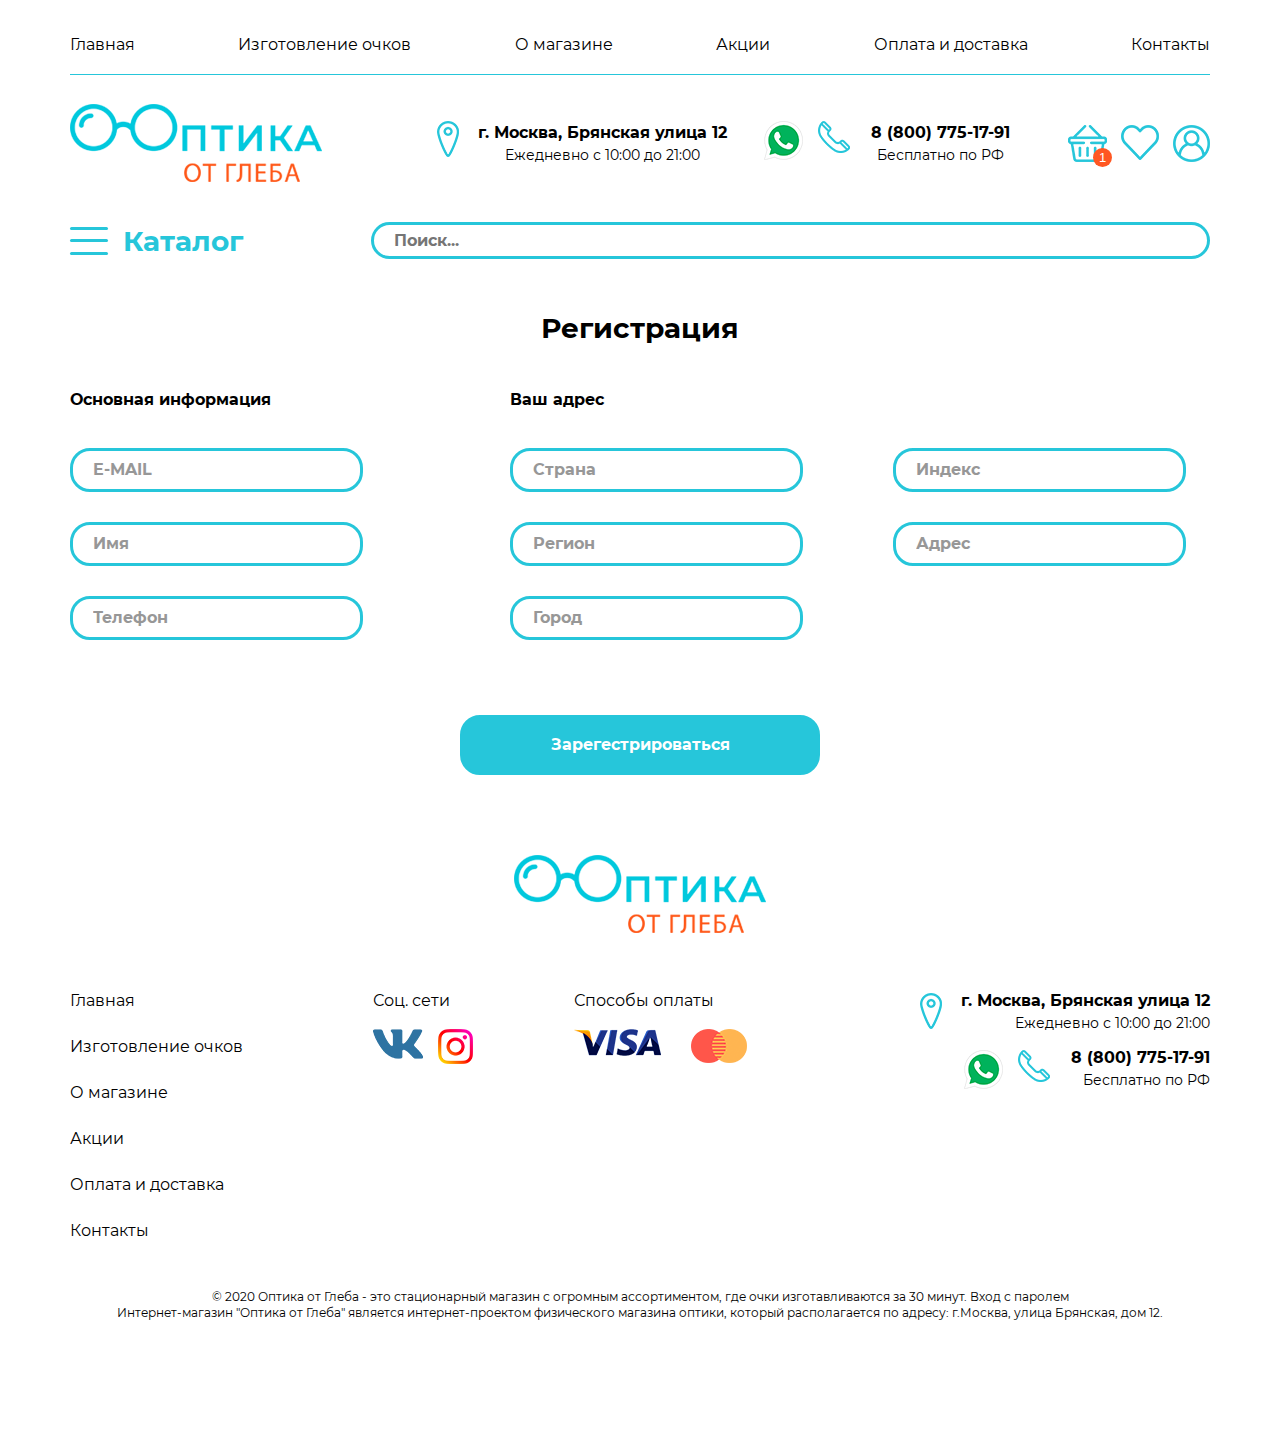
<file: registration.html>
<!DOCTYPE html>
<html lang="ru">
<head>
   <meta charset="UTF-8">
   <meta name="viewport" content="width=device-width, user-scalable=no, initial-scale=1.0, maximum-scale=1.0, minimum-scale=1.0">
   <title>Оптика от Глеба | Регистрация</title>
   <link rel="stylesheet" href="css/style.min.css">
</head>
<body>
<header class="header">
   <div class="container">
      <nav class="header__nav">
         <div class="header__nav-item"><a class="header__nav-link" href="index.html">Главная</a></div>
         <div class="header__nav-item"><a class="header__nav-link" href="#!">Изготовление очков</a></div>
         <div class="header__nav-item"><a class="header__nav-link" href="#!">О магазине</a></div>
         <div class="header__nav-item"><a class="header__nav-link" href="#!">Акции</a></div>
         <div class="header__nav-item"><a class="header__nav-link" href="#!">Оплата и доставка</a></div>
         <div class="header__nav-item"><a class="header__nav-link" href="contacts.html">Контакты</a></div>
      </nav>

      <div class="header__info">
         <div class="logo">
            <img src="img/logo.png" alt="Оптика от Глеба">
         </div>

         <div class="header__info-contacts">
            <div class="header__info-contacts__item">
               <img class="ico-pin" src="img/icons/pin.png" alt="г. Москва, Брянская улица 12">
               <ul>
                  <li>г. Москва, Брянская улица 12</li>
                  <li>Ежедневно с 10:00 до 21:00</li>
               </ul>
            </div>

            <div class="header__info-contacts__item">
               <img class="ico-wa" src="img/icons/whatsapp.png" alt="WhatsApp">
               <img class="ico-phone" src="img/icons/phone.png" alt="Телефон">
               <ul>
                  <li>8 (800) 775-17-91</li>
                  <li>Бесплатно по РФ</li>
               </ul>
            </div>
         </div>

         <div class="header__info-actions">
            <div class="ico-cart__wrapper">
               <a href="cart.html"><img class="ico-cart" src="img/icons/basket.png" alt="Корзина"></a>
            </div>
            <img class="ico-heart" src="img/icons/heart.png" alt="Избранное">
            <a href="#loginPopup" class="popup-link"><img class="ico-user" src="img/icons/user.png" alt="Профиль"></a>
         </div>
      </div>

      <div class="header__catalog">
         <div class="header__catalog-wrapper">
            <div class="header__catalog-button">
               <div class="burger"><span></span></div>
               <span>Каталог</span>
            </div>

            <div class="header__catalog-menu menu">
               <ul>
                  <li><a href="#!">Очки</a></li>
                  <li><a href="#!">Мужские</a></li>
                  <li><a href="#!">Женские</a></li>
                  <li><a href="#!">Детские</a></li>
                  <li><a href="#!">Солнцезащитные</a></li>
                  <li><a href="#!">С диоптриями</a></li>
                  <li><a href="#!">Компьютерные</a></li>
                  <li><a href="#!">Водительские</a></li>
                  <li><a href="#!">Для чтения</a></li>
               </ul>
               <ul>
                  <li><a href="#!">Оправы</a></li>
                  <li><a href="#!">Мужские</a></li>
                  <li><a href="#!">Женские</a></li>
                  <li><a href="#!">Детские</a></li>
                  <li><a href="#!">Круглые</a></li>
                  <li><a href="#!">Необычные</a></li>
                  <li><a href="#!">Пластмассовые</a></li>
                  <li><a href="#!">Алюминиевые</a></li>
                  <li><a href="#!">Медицинские</a></li>
               </ul>
               <ul>
                  <li><a href="#!">Линзы</a></li>
                  <li><a href="#!">Готовые</a></li>
               </ul>
               <ul>
                  <li><a href="#!">Аксессуары</a></li>
                  <li><a href="#!">Футляры</a></li>
               </ul>
            </div>
         </div>

         <div class="header__search-wrapper">
            <input class="header__search" type="text" placeholder="Поиск...">

            <div class="header__search-hint search-hint">
               <div class="search-hint__catalog">
                  <div class="search-hint__column">
                     <h5 class="search-hint__column-title">Очки</h5>
                     <ul class="search-hint__column-items">
                        <li><a href="#!">Мужские</a></li>
                        <li><a href="#!">Водительские</a></li>
                        <li><a href="#!">Женские</a></li>
                        <li><a href="#!">Для чтения</a></li>
                        <li><a href="#!">Детские</a></li>
                        <li><a href="#!">С диоптриями</a></li>
                        <li><a href="#!">Солцезащитные</a></li>
                        <li><a href="#!">Компьютерные</a></li>
                     </ul>
                  </div>

                  <div class="search-hint__column">
                     <h5 class="search-hint__column-title">Оправы</h5>
                     <ul class="search-hint__column-items">
                        <li><a href="#!">Мужские</a></li>
                        <li><a href="#!">Необычные</a></li>
                        <li><a href="#!">Женские</a></li>
                        <li><a href="#!">Пластмассовые</a></li>
                        <li><a href="#!">Детские</a></li>
                        <li><a href="#!">Алюминиевые</a></li>
                        <li><a href="#!">Круглые</a></li>
                        <li><a href="#!">Медицинские</a></li>
                     </ul>
                  </div>
               </div>

               <div class="search-hint__sections">
                  <a href="#!"><div class="search-hint__section search-hint__section_lenses"></div></a>

                  <a href="#!"><div class="search-hint__section search-hint__section_cases"></div></a>
               </div>
            </div>
         </div>
      </div>
   </div>

   <div class="header-onscroll hide">
      <div class="container">
         <div class="header-onscroll__wrapper">
            <h2 class="header-onscroll__title">Оптика от Глеба</h2>

            <div class="header-onscroll__tools">
               <a href="#loginPopup" class="popup-link">
                  <img class="ico-user_white" src="img/icons/user-white.png" alt="Профиль">
               </a>
               <img class="ico-heart_white" src="img/icons/heart-white.png" alt="Избранное">
               <div class="header-onscroll__basket">
                  <a href="cart.html">Корзина</a>
                  <div class="ico-cart__wrapper">
                     <a href="cart.html"><img src="img/icons/basket.png" alt="Корзина"></a>
                  </div>
               </div>
            </div>
         </div>
      </div>
   </div>
</header>
<section class="registration">
   <div class="container">
      <h3 class="registration__title section__title">Регистрация</h3>

      <form class="registration__form">
         <div class="registration__form-row">
            <div class="registration__form-column registration__user-info user-info">
               <h4 class="registration__subtitle">Основная информация</h4>
               <input type="email" name="userEmail" placeholder="E-MAIL">
               <input type="text" name="userName" placeholder="Имя">
               <input type="number" name="userPhone" placeholder="Телефон">
            </div>

            <div class="registration__form-column registration__user-address user-address">
               <h4 class="registration__subtitle">Ваш адрес</h4>
               <div class="user-address__row">
                  <div class="user-address__column">
                     <input type="text" name="userCountry" placeholder="Страна">
                     <input type="text" name="userRegion" placeholder="Регион">
                     <input type="text" name="userCity" placeholder="Город">
                  </div>
                  <div class="user-address__column">
                     <input type="number" name="userIndex" placeholder="Индекс">
                     <input type="text" name="userAddress" placeholder="Адрес">
                  </div>
               </div>
            </div>
         </div>

         <input type="submit" class="registration__submit-btn" value="Зарегестрироваться">
      </form>
   </div>
</section>
<footer class="footer">
   <div class="container">
      <div class="footer__wrapper">
         <img src="img/logo.png" alt="Оптика от Глеба" class="footer__logo">

         <div class="footer__info">
            <nav class="footer__nav">
               <ul>
                  <li><a href="index.html">Главная</a></li>
                  <li><a href="#!">Изготовление очков</a></li>
                  <li><a href="#!">О магазине</a></li>
                  <li><a href="#!">Акции</a></li>
                  <li><a href="#!">Оплата и доставка</a></li>
                  <li><a href="contacts.html">Контакты</a></li>
               </ul>
            </nav>

            <div class="footer__social">
               <h6 class="footer__title">Соц. сети</h6>
               <ul>
                  <li><img src="img/icons/vk.png" alt="ВКонтакте"></li>
                  <li><img src="img/icons/inst.png" alt="Инстаграм"></li>
               </ul>
            </div>

            <div class="footer__payment">
               <h6 class="footer__title">Способы оплаты</h6>
               <ul>
                  <li><img src="img/icons/visa.png" alt="Visa"></li>
                  <li><img src="img/icons/mastercard.png" alt="MasterCard"></li>
               </ul>
            </div>

            <div class="footer__contacts">
               <div class="footer__contacts-item">
                  <img class="ico-pin" src="img/icons/pin.png" alt="г. Москва, Брянская улица 12">
                  <ul>
                     <li>г. Москва, Брянская улица 12</li>
                     <li>Ежедневно с 10:00 до 21:00</li>
                  </ul>
               </div>

               <div class="footer__contacts-item">
                  <img class="ico-wa" src="img/icons/whatsapp.png" alt="WhatsApp">
                  <img class="ico-phone" src="img/icons/phone.png" alt="Телефон">
                  <ul>
                     <li>8 (800) 775-17-91</li>
                     <li>Бесплатно по РФ</li>
                  </ul>
               </div>
            </div>
         </div>

         <div class="site-info">
            <p>
               © 2020 Оптика от Глеба - это стационарный магазин с огромным ассортиментом, где очки изготавливаются за
               30 минут. Вход с паролем<br>
               Интернет-магазин "Оптика от Глеба" является интернет-проектом физического магазина оптики, который
               располагается по адресу: г.Москва, улица Брянская, дом 12.
            </p>
         </div>
      </div>
   </div>
</footer>
<div class="popup" id="loginPopup">
   <div class="popup__body">
      <div class="popup__content login-popup__content">
         <a href="#!" class="popup__close">

            <svg
               xmlns="http://www.w3.org/2000/svg"
               xmlns:xlink="http://www.w3.org/1999/xlink"
               width="28px" height="28px">
               <image  x="0px" y="0px" width="28px" height="28px"  xlink:href="[data-uri]" />
            </svg>
         </a>

         <h3 class="login-popup__title">Вход в личный кабинет</h3>

         <form class="login-popup__form">
            <input type="email" placeholder="Введите ваш E-MAIL">
            <input type="password" placeholder="Введите ваш пароль">
            <input class="login-popup__button" type="button" value="Войти">
         </form>

         <a class="login-popup__registration" href="registration.html">Регистрация</a>
      </div>
   </div>
</div>

<script src="js/header.min.js"></script>
<script src="js/popups.min.js"></script>
</body>
</html>
</file>
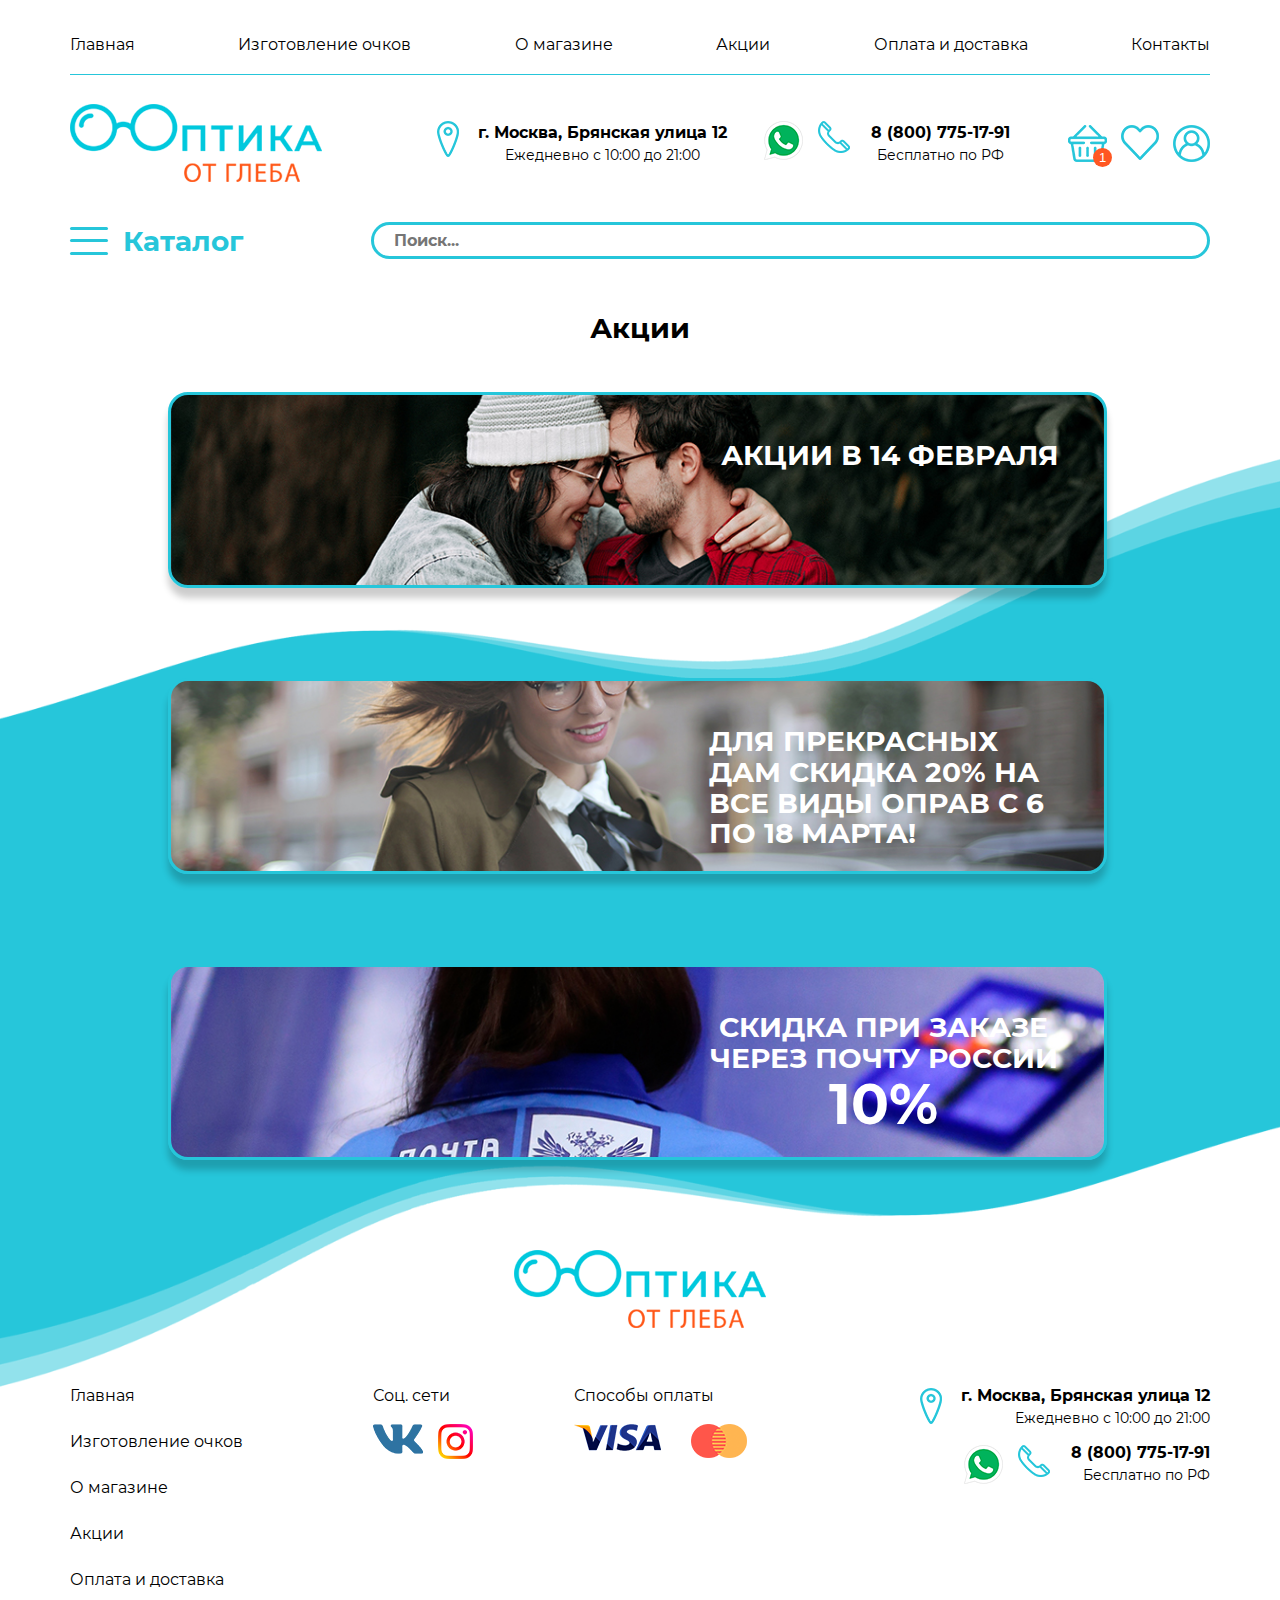
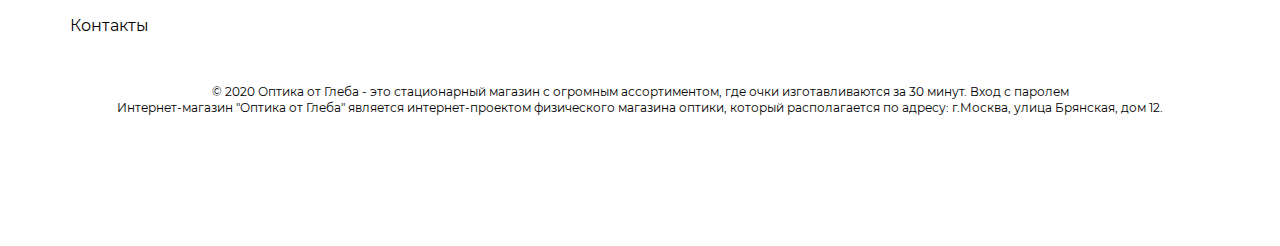
<file: shares.html>
<!DOCTYPE html>
<html lang="ru">
<head>
   <meta charset="UTF-8">
   <meta name="viewport" content="width=device-width, user-scalable=no, initial-scale=1.0, maximum-scale=1.0, minimum-scale=1.0">
   <title>Оптика от Глеба | Главная</title>
   <link rel="stylesheet" href="css/style.min.css">
</head>
<body>

   <div class="waves waves__shares">
      <header class="header">
   <div class="container">
      <nav class="header__nav">
         <div class="header__nav-item"><a class="header__nav-link" href="index.html">Главная</a></div>
         <div class="header__nav-item"><a class="header__nav-link" href="#!">Изготовление очков</a></div>
         <div class="header__nav-item"><a class="header__nav-link" href="#!">О магазине</a></div>
         <div class="header__nav-item"><a class="header__nav-link" href="#!">Акции</a></div>
         <div class="header__nav-item"><a class="header__nav-link" href="#!">Оплата и доставка</a></div>
         <div class="header__nav-item"><a class="header__nav-link" href="contacts.html">Контакты</a></div>
      </nav>

      <div class="header__info">
         <div class="logo">
            <img src="img/logo.png" alt="Оптика от Глеба">
         </div>

         <div class="header__info-contacts">
            <div class="header__info-contacts__item">
               <img class="ico-pin" src="img/icons/pin.png" alt="г. Москва, Брянская улица 12">
               <ul>
                  <li>г. Москва, Брянская улица 12</li>
                  <li>Ежедневно с 10:00 до 21:00</li>
               </ul>
            </div>

            <div class="header__info-contacts__item">
               <img class="ico-wa" src="img/icons/whatsapp.png" alt="WhatsApp">
               <img class="ico-phone" src="img/icons/phone.png" alt="Телефон">
               <ul>
                  <li>8 (800) 775-17-91</li>
                  <li>Бесплатно по РФ</li>
               </ul>
            </div>
         </div>

         <div class="header__info-actions">
            <div class="ico-cart__wrapper">
               <a href="cart.html"><img class="ico-cart" src="img/icons/basket.png" alt="Корзина"></a>
            </div>
            <img class="ico-heart" src="img/icons/heart.png" alt="Избранное">
            <a href="#loginPopup" class="popup-link"><img class="ico-user" src="img/icons/user.png" alt="Профиль"></a>
         </div>
      </div>

      <div class="header__catalog">
         <div class="header__catalog-wrapper">
            <div class="header__catalog-button">
               <div class="burger"><span></span></div>
               <span>Каталог</span>
            </div>

            <div class="header__catalog-menu menu">
               <ul>
                  <li><a href="#!">Очки</a></li>
                  <li><a href="#!">Мужские</a></li>
                  <li><a href="#!">Женские</a></li>
                  <li><a href="#!">Детские</a></li>
                  <li><a href="#!">Солнцезащитные</a></li>
                  <li><a href="#!">С диоптриями</a></li>
                  <li><a href="#!">Компьютерные</a></li>
                  <li><a href="#!">Водительские</a></li>
                  <li><a href="#!">Для чтения</a></li>
               </ul>
               <ul>
                  <li><a href="#!">Оправы</a></li>
                  <li><a href="#!">Мужские</a></li>
                  <li><a href="#!">Женские</a></li>
                  <li><a href="#!">Детские</a></li>
                  <li><a href="#!">Круглые</a></li>
                  <li><a href="#!">Необычные</a></li>
                  <li><a href="#!">Пластмассовые</a></li>
                  <li><a href="#!">Алюминиевые</a></li>
                  <li><a href="#!">Медицинские</a></li>
               </ul>
               <ul>
                  <li><a href="#!">Линзы</a></li>
                  <li><a href="#!">Готовые</a></li>
               </ul>
               <ul>
                  <li><a href="#!">Аксессуары</a></li>
                  <li><a href="#!">Футляры</a></li>
               </ul>
            </div>
         </div>

         <div class="header__search-wrapper">
            <input class="header__search" type="text" placeholder="Поиск...">

            <div class="header__search-hint search-hint">
               <div class="search-hint__catalog">
                  <div class="search-hint__column">
                     <h5 class="search-hint__column-title">Очки</h5>
                     <ul class="search-hint__column-items">
                        <li><a href="#!">Мужские</a></li>
                        <li><a href="#!">Водительские</a></li>
                        <li><a href="#!">Женские</a></li>
                        <li><a href="#!">Для чтения</a></li>
                        <li><a href="#!">Детские</a></li>
                        <li><a href="#!">С диоптриями</a></li>
                        <li><a href="#!">Солцезащитные</a></li>
                        <li><a href="#!">Компьютерные</a></li>
                     </ul>
                  </div>

                  <div class="search-hint__column">
                     <h5 class="search-hint__column-title">Оправы</h5>
                     <ul class="search-hint__column-items">
                        <li><a href="#!">Мужские</a></li>
                        <li><a href="#!">Необычные</a></li>
                        <li><a href="#!">Женские</a></li>
                        <li><a href="#!">Пластмассовые</a></li>
                        <li><a href="#!">Детские</a></li>
                        <li><a href="#!">Алюминиевые</a></li>
                        <li><a href="#!">Круглые</a></li>
                        <li><a href="#!">Медицинские</a></li>
                     </ul>
                  </div>
               </div>

               <div class="search-hint__sections">
                  <a href="#!"><div class="search-hint__section search-hint__section_lenses"></div></a>

                  <a href="#!"><div class="search-hint__section search-hint__section_cases"></div></a>
               </div>
            </div>
         </div>
      </div>
   </div>

   <div class="header-onscroll hide">
      <div class="container">
         <div class="header-onscroll__wrapper">
            <h2 class="header-onscroll__title">Оптика от Глеба</h2>

            <div class="header-onscroll__tools">
               <a href="#loginPopup" class="popup-link">
                  <img class="ico-user_white" src="img/icons/user-white.png" alt="Профиль">
               </a>
               <img class="ico-heart_white" src="img/icons/heart-white.png" alt="Избранное">
               <div class="header-onscroll__basket">
                  <a href="cart.html">Корзина</a>
                  <div class="ico-cart__wrapper">
                     <a href="cart.html"><img src="img/icons/basket.png" alt="Корзина"></a>
                  </div>
               </div>
            </div>
         </div>
      </div>
   </div>
</header>
      <section class="shares">
         <div class="shares__container">
            <h3 class="section__title shares__title">Акции</h3>

            <div class="stock" style="background-image: url('img/shares/stock1.jpg');">
               <h4 class="stock__title">Акции в 14 февраля</h4>
            </div>

            <div class="stock" style="background-image: url('img/shares/stock2.jpg');">
               <h4 class="stock__title">ДЛЯ ПРЕКРАСНЫХ ДАМ СКИДКА 20% НА ВСЕ ВИДЫ ОПРАВ С 6 ПО 18 МАРТА!</h4>
            </div>

            <div class="stock" style="background-image: url('img/shares/stock3.jpg');">
               <h4 class="stock__title">СКИДКА ПРИ ЗАКАЗЕ ЧЕРЕЗ ПОЧТУ РОССИИ <strong>10%</strong></h4>
            </div>
         </div>
      </section>
      <footer class="footer">
   <div class="container">
      <div class="footer__wrapper">
         <img src="img/logo.png" alt="Оптика от Глеба" class="footer__logo">

         <div class="footer__info">
            <nav class="footer__nav">
               <ul>
                  <li><a href="index.html">Главная</a></li>
                  <li><a href="#!">Изготовление очков</a></li>
                  <li><a href="#!">О магазине</a></li>
                  <li><a href="#!">Акции</a></li>
                  <li><a href="#!">Оплата и доставка</a></li>
                  <li><a href="contacts.html">Контакты</a></li>
               </ul>
            </nav>

            <div class="footer__social">
               <h6 class="footer__title">Соц. сети</h6>
               <ul>
                  <li><img src="img/icons/vk.png" alt="ВКонтакте"></li>
                  <li><img src="img/icons/inst.png" alt="Инстаграм"></li>
               </ul>
            </div>

            <div class="footer__payment">
               <h6 class="footer__title">Способы оплаты</h6>
               <ul>
                  <li><img src="img/icons/visa.png" alt="Visa"></li>
                  <li><img src="img/icons/mastercard.png" alt="MasterCard"></li>
               </ul>
            </div>

            <div class="footer__contacts">
               <div class="footer__contacts-item">
                  <img class="ico-pin" src="img/icons/pin.png" alt="г. Москва, Брянская улица 12">
                  <ul>
                     <li>г. Москва, Брянская улица 12</li>
                     <li>Ежедневно с 10:00 до 21:00</li>
                  </ul>
               </div>

               <div class="footer__contacts-item">
                  <img class="ico-wa" src="img/icons/whatsapp.png" alt="WhatsApp">
                  <img class="ico-phone" src="img/icons/phone.png" alt="Телефон">
                  <ul>
                     <li>8 (800) 775-17-91</li>
                     <li>Бесплатно по РФ</li>
                  </ul>
               </div>
            </div>
         </div>

         <div class="site-info">
            <p>
               © 2020 Оптика от Глеба - это стационарный магазин с огромным ассортиментом, где очки изготавливаются за
               30 минут. Вход с паролем<br>
               Интернет-магазин "Оптика от Глеба" является интернет-проектом физического магазина оптики, который
               располагается по адресу: г.Москва, улица Брянская, дом 12.
            </p>
         </div>
      </div>
   </div>
</footer>
      <div class="popup" id="loginPopup">
   <div class="popup__body">
      <div class="popup__content login-popup__content">
         <a href="#!" class="popup__close">

            <svg
               xmlns="http://www.w3.org/2000/svg"
               xmlns:xlink="http://www.w3.org/1999/xlink"
               width="28px" height="28px">
               <image  x="0px" y="0px" width="28px" height="28px"  xlink:href="[data-uri]" />
            </svg>
         </a>

         <h3 class="login-popup__title">Вход в личный кабинет</h3>

         <form class="login-popup__form">
            <input type="email" placeholder="Введите ваш E-MAIL">
            <input type="password" placeholder="Введите ваш пароль">
            <input class="login-popup__button" type="button" value="Войти">
         </form>

         <a class="login-popup__registration" href="registration.html">Регистрация</a>
      </div>
   </div>
</div>
   </div>

<script src="js/header.min.js"></script>
<script src="js/popups.min.js"></script>
</body>
</html>
</file>
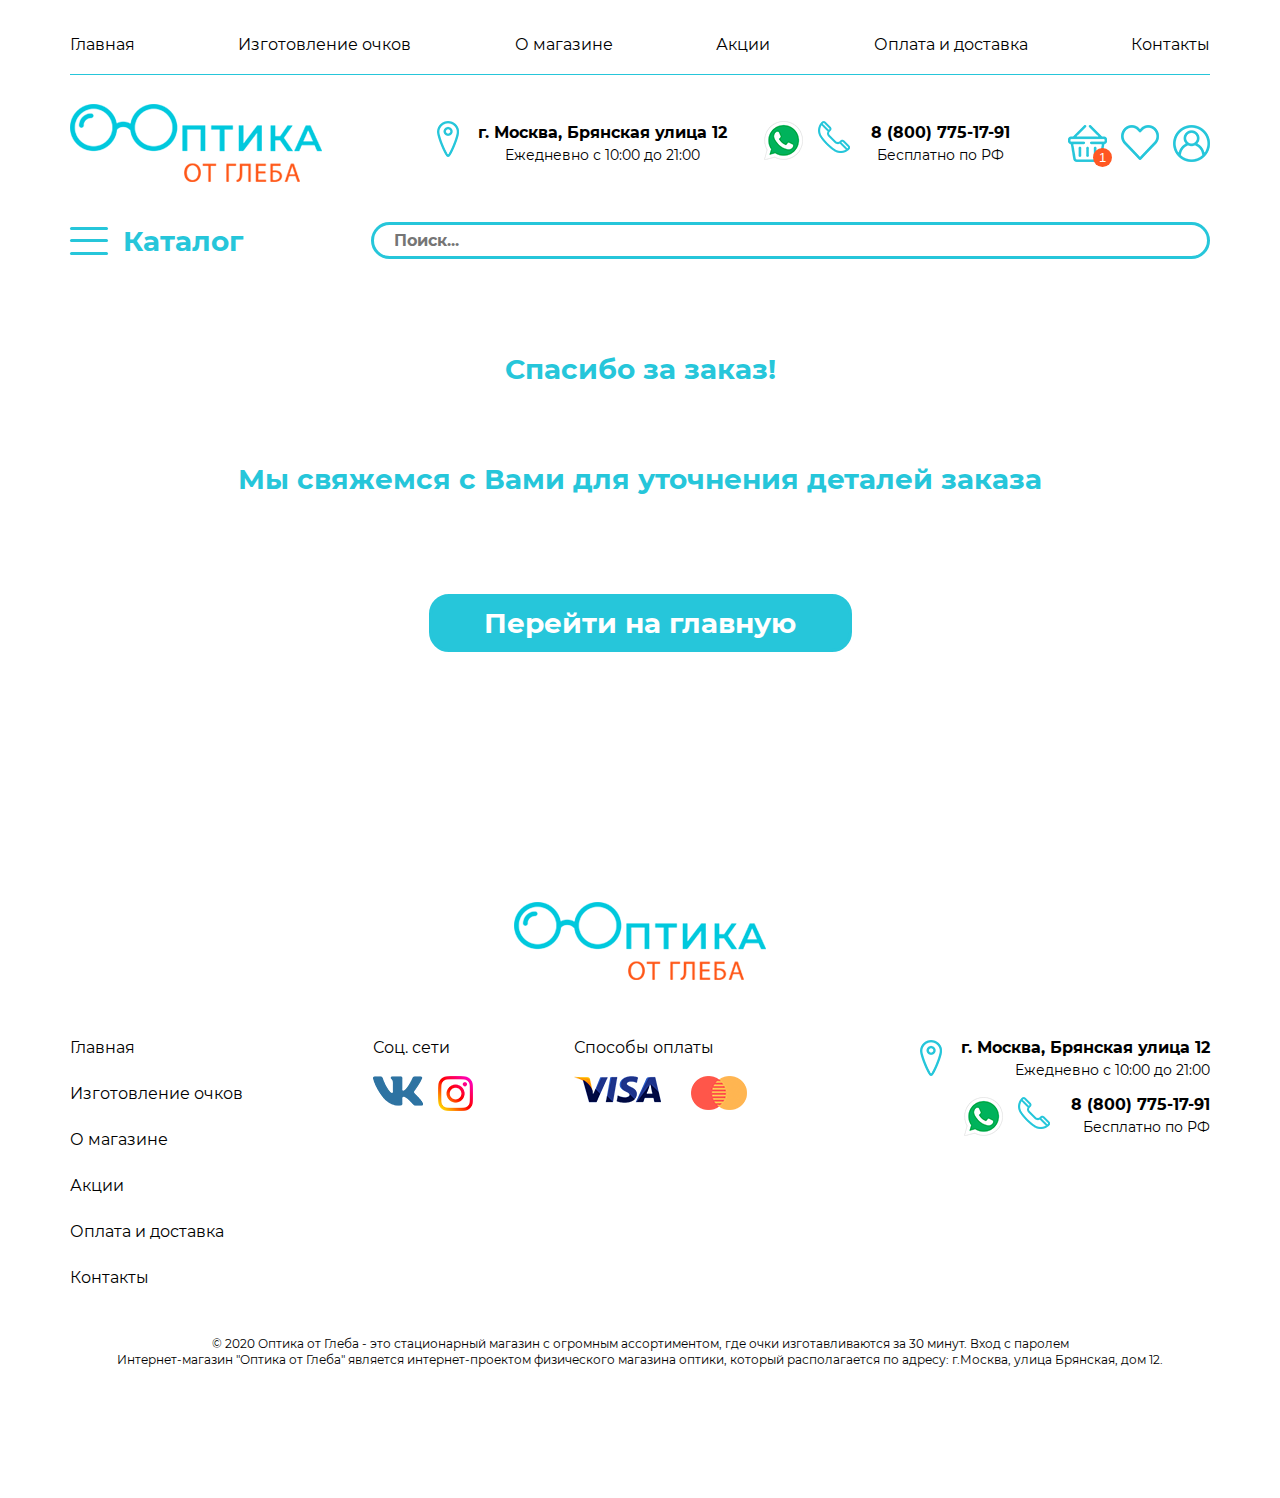
<file: thank-you.html>
<!DOCTYPE html>
<html lang="ru">
<head>
   <meta charset="UTF-8">
   <meta name="viewport" content="width=device-width, user-scalable=no, initial-scale=1.0, maximum-scale=1.0, minimum-scale=1.0">
   <title>Оптика от Глеба | Главная</title>
   <link rel="stylesheet" href="css/style.min.css">
</head>
<body>

<header class="header">
   <div class="container">
      <nav class="header__nav">
         <div class="header__nav-item"><a class="header__nav-link" href="index.html">Главная</a></div>
         <div class="header__nav-item"><a class="header__nav-link" href="#!">Изготовление очков</a></div>
         <div class="header__nav-item"><a class="header__nav-link" href="#!">О магазине</a></div>
         <div class="header__nav-item"><a class="header__nav-link" href="#!">Акции</a></div>
         <div class="header__nav-item"><a class="header__nav-link" href="#!">Оплата и доставка</a></div>
         <div class="header__nav-item"><a class="header__nav-link" href="contacts.html">Контакты</a></div>
      </nav>

      <div class="header__info">
         <div class="logo">
            <img src="img/logo.png" alt="Оптика от Глеба">
         </div>

         <div class="header__info-contacts">
            <div class="header__info-contacts__item">
               <img class="ico-pin" src="img/icons/pin.png" alt="г. Москва, Брянская улица 12">
               <ul>
                  <li>г. Москва, Брянская улица 12</li>
                  <li>Ежедневно с 10:00 до 21:00</li>
               </ul>
            </div>

            <div class="header__info-contacts__item">
               <img class="ico-wa" src="img/icons/whatsapp.png" alt="WhatsApp">
               <img class="ico-phone" src="img/icons/phone.png" alt="Телефон">
               <ul>
                  <li>8 (800) 775-17-91</li>
                  <li>Бесплатно по РФ</li>
               </ul>
            </div>
         </div>

         <div class="header__info-actions">
            <div class="ico-cart__wrapper">
               <a href="cart.html"><img class="ico-cart" src="img/icons/basket.png" alt="Корзина"></a>
            </div>
            <img class="ico-heart" src="img/icons/heart.png" alt="Избранное">
            <a href="#loginPopup" class="popup-link"><img class="ico-user" src="img/icons/user.png" alt="Профиль"></a>
         </div>
      </div>

      <div class="header__catalog">
         <div class="header__catalog-wrapper">
            <div class="header__catalog-button">
               <div class="burger"><span></span></div>
               <span>Каталог</span>
            </div>

            <div class="header__catalog-menu menu">
               <ul>
                  <li><a href="#!">Очки</a></li>
                  <li><a href="#!">Мужские</a></li>
                  <li><a href="#!">Женские</a></li>
                  <li><a href="#!">Детские</a></li>
                  <li><a href="#!">Солнцезащитные</a></li>
                  <li><a href="#!">С диоптриями</a></li>
                  <li><a href="#!">Компьютерные</a></li>
                  <li><a href="#!">Водительские</a></li>
                  <li><a href="#!">Для чтения</a></li>
               </ul>
               <ul>
                  <li><a href="#!">Оправы</a></li>
                  <li><a href="#!">Мужские</a></li>
                  <li><a href="#!">Женские</a></li>
                  <li><a href="#!">Детские</a></li>
                  <li><a href="#!">Круглые</a></li>
                  <li><a href="#!">Необычные</a></li>
                  <li><a href="#!">Пластмассовые</a></li>
                  <li><a href="#!">Алюминиевые</a></li>
                  <li><a href="#!">Медицинские</a></li>
               </ul>
               <ul>
                  <li><a href="#!">Линзы</a></li>
                  <li><a href="#!">Готовые</a></li>
               </ul>
               <ul>
                  <li><a href="#!">Аксессуары</a></li>
                  <li><a href="#!">Футляры</a></li>
               </ul>
            </div>
         </div>

         <div class="header__search-wrapper">
            <input class="header__search" type="text" placeholder="Поиск...">

            <div class="header__search-hint search-hint">
               <div class="search-hint__catalog">
                  <div class="search-hint__column">
                     <h5 class="search-hint__column-title">Очки</h5>
                     <ul class="search-hint__column-items">
                        <li><a href="#!">Мужские</a></li>
                        <li><a href="#!">Водительские</a></li>
                        <li><a href="#!">Женские</a></li>
                        <li><a href="#!">Для чтения</a></li>
                        <li><a href="#!">Детские</a></li>
                        <li><a href="#!">С диоптриями</a></li>
                        <li><a href="#!">Солцезащитные</a></li>
                        <li><a href="#!">Компьютерные</a></li>
                     </ul>
                  </div>

                  <div class="search-hint__column">
                     <h5 class="search-hint__column-title">Оправы</h5>
                     <ul class="search-hint__column-items">
                        <li><a href="#!">Мужские</a></li>
                        <li><a href="#!">Необычные</a></li>
                        <li><a href="#!">Женские</a></li>
                        <li><a href="#!">Пластмассовые</a></li>
                        <li><a href="#!">Детские</a></li>
                        <li><a href="#!">Алюминиевые</a></li>
                        <li><a href="#!">Круглые</a></li>
                        <li><a href="#!">Медицинские</a></li>
                     </ul>
                  </div>
               </div>

               <div class="search-hint__sections">
                  <a href="#!"><div class="search-hint__section search-hint__section_lenses"></div></a>

                  <a href="#!"><div class="search-hint__section search-hint__section_cases"></div></a>
               </div>
            </div>
         </div>
      </div>
   </div>

   <div class="header-onscroll hide">
      <div class="container">
         <div class="header-onscroll__wrapper">
            <h2 class="header-onscroll__title">Оптика от Глеба</h2>

            <div class="header-onscroll__tools">
               <a href="#loginPopup" class="popup-link">
                  <img class="ico-user_white" src="img/icons/user-white.png" alt="Профиль">
               </a>
               <img class="ico-heart_white" src="img/icons/heart-white.png" alt="Избранное">
               <div class="header-onscroll__basket">
                  <a href="cart.html">Корзина</a>
                  <div class="ico-cart__wrapper">
                     <a href="cart.html"><img src="img/icons/basket.png" alt="Корзина"></a>
                  </div>
               </div>
            </div>
         </div>
      </div>
   </div>
</header>

<div class="thank-you">
   <p>Спасибо за заказ!<br>
   Мы свяжемся с Вами для уточнения деталей заказа</p>
   <a href="index.html" class="thank-you__btn">Перейти на главную</a>
</div>

<footer class="footer">
   <div class="container">
      <div class="footer__wrapper">
         <img src="img/logo.png" alt="Оптика от Глеба" class="footer__logo">

         <div class="footer__info">
            <nav class="footer__nav">
               <ul>
                  <li><a href="index.html">Главная</a></li>
                  <li><a href="#!">Изготовление очков</a></li>
                  <li><a href="#!">О магазине</a></li>
                  <li><a href="#!">Акции</a></li>
                  <li><a href="#!">Оплата и доставка</a></li>
                  <li><a href="contacts.html">Контакты</a></li>
               </ul>
            </nav>

            <div class="footer__social">
               <h6 class="footer__title">Соц. сети</h6>
               <ul>
                  <li><img src="img/icons/vk.png" alt="ВКонтакте"></li>
                  <li><img src="img/icons/inst.png" alt="Инстаграм"></li>
               </ul>
            </div>

            <div class="footer__payment">
               <h6 class="footer__title">Способы оплаты</h6>
               <ul>
                  <li><img src="img/icons/visa.png" alt="Visa"></li>
                  <li><img src="img/icons/mastercard.png" alt="MasterCard"></li>
               </ul>
            </div>

            <div class="footer__contacts">
               <div class="footer__contacts-item">
                  <img class="ico-pin" src="img/icons/pin.png" alt="г. Москва, Брянская улица 12">
                  <ul>
                     <li>г. Москва, Брянская улица 12</li>
                     <li>Ежедневно с 10:00 до 21:00</li>
                  </ul>
               </div>

               <div class="footer__contacts-item">
                  <img class="ico-wa" src="img/icons/whatsapp.png" alt="WhatsApp">
                  <img class="ico-phone" src="img/icons/phone.png" alt="Телефон">
                  <ul>
                     <li>8 (800) 775-17-91</li>
                     <li>Бесплатно по РФ</li>
                  </ul>
               </div>
            </div>
         </div>

         <div class="site-info">
            <p>
               © 2020 Оптика от Глеба - это стационарный магазин с огромным ассортиментом, где очки изготавливаются за
               30 минут. Вход с паролем<br>
               Интернет-магазин "Оптика от Глеба" является интернет-проектом физического магазина оптики, который
               располагается по адресу: г.Москва, улица Брянская, дом 12.
            </p>
         </div>
      </div>
   </div>
</footer>
<div class="popup" id="loginPopup">
   <div class="popup__body">
      <div class="popup__content login-popup__content">
         <a href="#!" class="popup__close">

            <svg
               xmlns="http://www.w3.org/2000/svg"
               xmlns:xlink="http://www.w3.org/1999/xlink"
               width="28px" height="28px">
               <image  x="0px" y="0px" width="28px" height="28px"  xlink:href="[data-uri]" />
            </svg>
         </a>

         <h3 class="login-popup__title">Вход в личный кабинет</h3>

         <form class="login-popup__form">
            <input type="email" placeholder="Введите ваш E-MAIL">
            <input type="password" placeholder="Введите ваш пароль">
            <input class="login-popup__button" type="button" value="Войти">
         </form>

         <a class="login-popup__registration" href="registration.html">Регистрация</a>
      </div>
   </div>
</div>

<script src="js/header.min.js"></script>
<script src="js/popups.min.js"></script>
</body>
</html>
</file>
<file: css/style.css>
@charset "UTF-8";

/* montserrat-regular - cyrillic */

@font-face {
  font-family: 'Montserrat';
  font-style: normal;
  font-weight: 400;
  src: url("../fonts/montserrat-v14-cyrillic-regular.eot");
  /* IE9 Compat Modes */
  src: local("Montserrat Regular"), local("Montserrat-Regular"), url("../fonts/montserrat-v14-cyrillic-regular.eot?#iefix") format("embedded-opentype"), url("../fonts/montserrat-v14-cyrillic-regular.woff2") format("woff2"), url("../fonts/montserrat-v14-cyrillic-regular.woff") format("woff"), url("../fonts/montserrat-v14-cyrillic-regular.ttf") format("truetype"), url("../fonts/montserrat-v14-cyrillic-regular.svg#Montserrat") format("svg");
  /* Legacy iOS */
}

/* montserrat-700 - cyrillic */

@font-face {
  font-family: 'Montserrat';
  font-style: normal;
  font-weight: bold;
  src: url("../fonts/montserrat-v14-cyrillic-700.eot");
  /* IE9 Compat Modes */
  src: local("Montserrat Bold"), local("Montserrat-Bold"), url("../fonts/montserrat-v14-cyrillic-700.eot?#iefix") format("embedded-opentype"), url("../fonts/montserrat-v14-cyrillic-700.woff2") format("woff2"), url("../fonts/montserrat-v14-cyrillic-700.woff") format("woff"), url("../fonts/montserrat-v14-cyrillic-700.ttf") format("truetype"), url("../fonts/montserrat-v14-cyrillic-700.svg#Montserrat") format("svg");
  /* Legacy iOS */
}

*,
*::before,
*::after {
  margin: 0;
  padding: 0;
  border: 0;
  outline: none;
  -webkit-box-sizing: border-box;
          box-sizing: border-box;
  color: black;
}

html,
body,
div,
span,
applet,
object,
iframe,
h1,
h2,
h3,
h4,
h5,
h6,
p,
blockquote,
pre,
a,
abbr,
acronym,
address,
big,
cite,
code,
del,
dfn,
em,
img,
ins,
kbd,
q,
s,
samp,
small,
strike,
strong,
sub,
sup,
tt,
var,
b,
u,
i,
center,
dl,
dt,
dd,
ol,
ul,
li,
fieldset,
form,
label,
legend,
table,
caption,
tbody,
tfoot,
thead,
tr,
th,
td,
article,
aside,
canvas,
details,
embed,
figure,
figcaption,
footer,
header,
hgroup,
menu,
nav,
output,
ruby,
section,
summary,
time,
mark,
audio,
video {
  margin: 0;
  padding: 0;
  border: 0;
  font-size: 100%;
  font: inherit;
  vertical-align: baseline;
  text-decoration: none;
}

:focus {
  outline: 0;
}

article,
aside,
details,
figcaption,
figure,
footer,
header,
hgroup,
menu,
nav,
section {
  display: block;
}

body {
  line-height: 1;
}

ol,
ul {
  list-style: none;
}

blockquote,
q {
  quotes: none;
}

blockquote:before,
blockquote:after,
q:before,
q:after {
  content: '';
  content: none;
}

table {
  border-collapse: collapse;
  border-spacing: 0;
}

input[type=search]::-webkit-search-cancel-button,
input[type=search]::-webkit-search-decoration,
input[type=search]::-webkit-search-results-button,
input[type=search]::-webkit-search-results-decoration {
  -webkit-appearance: none;
  -moz-appearance: none;
}

input[type=search] {
  -webkit-appearance: none;
  -moz-appearance: none;
  -webkit-box-sizing: content-box;
  box-sizing: content-box;
}

textarea {
  overflow: auto;
  vertical-align: top;
  resize: vertical;
}

audio,
canvas,
video {
  display: inline-block;
  *display: inline;
  *zoom: 1;
  max-width: 100%;
}

audio:not([controls]) {
  display: none;
  height: 0;
}

[hidden] {
  display: none;
}

html {
  font-size: 100%;
  /* 1 */
  -webkit-text-size-adjust: 100%;
  /* 2 */
  -ms-text-size-adjust: 100%;
  /* 2 */
}

a:focus {
  outline: thin dotted;
}

a:active,
a:hover {
  outline: 0;
}

img {
  border: 0;
  /* 1 */
  -ms-interpolation-mode: bicubic;
  /* 2 */
}

figure {
  margin: 0;
}

form {
  margin: 0;
}

fieldset {
  border: 1px solid #c0c0c0;
  margin: 0 2px;
  padding: 0.35em 0.625em 0.75em;
}

legend {
  border: 0;
  /* 1 */
  padding: 0;
  white-space: normal;
  /* 2 */
  *margin-left: -7px;
  /* 3 */
}

button,
input,
select,
textarea {
  font-size: 100%;
  /* 1 */
  margin: 0;
  /* 2 */
  vertical-align: baseline;
  /* 3 */
  *vertical-align: middle;
  /* 3 */
}

button,
input {
  line-height: normal;
}

button,
select {
  text-transform: none;
}

button,
html input[type="button"],
input[type="reset"],
input[type="submit"] {
  -webkit-appearance: button;
  /* 2 */
  cursor: pointer;
  /* 3 */
  *overflow: visible;
  /* 4 */
}

button[disabled],
html input[disabled] {
  cursor: default;
}

input[type="checkbox"],
input[type="radio"] {
  -webkit-box-sizing: border-box;
          box-sizing: border-box;
  /* 1 */
  padding: 0;
  /* 2 */
  *height: 13px;
  /* 3 */
  *width: 13px;
  /* 3 */
}

input[type="search"] {
  -webkit-appearance: textfield;
  /* 1 */
  -webkit-box-sizing: content-box;
  /* 2 */
  box-sizing: content-box;
}

input[type="search"]::-webkit-search-cancel-button,
input[type="search"]::-webkit-search-decoration {
  -webkit-appearance: none;
}

button::-moz-focus-inner,
input::-moz-focus-inner {
  border: 0;
  padding: 0;
}

textarea {
  overflow: auto;
  /* 1 */
  vertical-align: top;
  /* 2 */
}

table {
  border-collapse: collapse;
  border-spacing: 0;
}

html,
button,
input,
select,
textarea {
  color: #222;
}

::-moz-selection {
  background: #b3d4fc;
  text-shadow: none;
}

::selection {
  background: #b3d4fc;
  text-shadow: none;
}

img {
  vertical-align: middle;
}

fieldset {
  border: 0;
  margin: 0;
  padding: 0;
}

textarea {
  resize: vertical;
}

.chromeframe {
  margin: 0.2em 0;
  background: #ccc;
  color: #000;
  padding: 0.2em 0;
}

body {
  font-family: "Montserrat", sans-serif;
  font-size: 16px;
  color: black;
}

body.lock {
  overflow: hidden;
  margin-left: -15px;
}

.container {
  max-width: 1170px;
  margin: auto;
  padding: 0 15px;
}

.wrapper {
  width: 100%;
  min-height: 100%;
  overflow: hidden;
  display: -webkit-box;
  display: -ms-flexbox;
  display: flex;
  -webkit-box-orient: vertical;
  -webkit-box-direction: normal;
      -ms-flex-direction: column;
          flex-direction: column;
}

.section__title {
  font-size: 28px;
  font-weight: bold;
  text-align: center;
  color: #fff;
  margin-bottom: 50px;
}

.waves {
  background: url("../img/waves/waves.png") no-repeat;
  background-position: left 50% top 0;
  background-size: cover;
}

.waves__footer {
  margin-top: -1px;
  background: url("../img/waves/waves3.png") no-repeat top;
  background-size: contain;
}

.waves__shares {
  background-size: 130%;
  background-position: center;
}

.header {
  padding-top: 30px;
}

.header__nav {
  display: -webkit-box;
  display: -ms-flexbox;
  display: flex;
  -webkit-box-pack: justify;
      -ms-flex-pack: justify;
          justify-content: space-between;
  -webkit-box-align: center;
      -ms-flex-align: center;
          align-items: center;
  position: relative;
  margin-bottom: 45px;
}

.header__nav-link {
  font-size: 16px;
  line-height: 29px;
  color: black;
  -webkit-transition: .2s ease;
  -o-transition: .2s ease;
  transition: .2s ease;
}

.header__nav-link:hover {
  color: #26c6da;
}

.header__nav::after {
  content: '';
  position: absolute;
  top: calc(100% + 15px);
  left: 0;
  display: block;
  height: 1px;
  width: 100%;
  background-color: #26c6da;
  margin-bottom: 25px;
}

.header__info {
  display: -webkit-box;
  display: -ms-flexbox;
  display: flex;
  -webkit-box-pack: end;
      -ms-flex-pack: end;
          justify-content: flex-end;
  -webkit-box-align: center;
      -ms-flex-align: center;
          align-items: center;
  margin-bottom: 40px;
}

.header__info .logo {
  margin-right: 115px;
}

.header__info-contacts {
  display: -webkit-box;
  display: -ms-flexbox;
  display: flex;
}

.header__info-contacts__item {
  display: -webkit-box;
  display: -ms-flexbox;
  display: flex;
  margin-right: 40px;
}

.header__info-contacts__item:last-child {
  margin-right: 60px;
}

.header__info-contacts__item ul {
  display: -webkit-box;
  display: -ms-flexbox;
  display: flex;
  -webkit-box-flex: 0;
      -ms-flex: 0 0 auto;
          flex: 0 0 auto;
  -webkit-box-orient: vertical;
  -webkit-box-direction: normal;
      -ms-flex-direction: column;
          flex-direction: column;
  -webkit-box-align: center;
      -ms-flex-align: center;
          align-items: center;
  -webkit-box-pack: center;
      -ms-flex-pack: center;
          justify-content: center;
}

.header__info-contacts__item ul li:first-child {
  font-weight: bold;
  font-size: 16px;
}

.header__info-contacts__item ul li {
  line-height: 1.5;
  font-size: 14px;
}

.header__info-actions {
  display: -webkit-box;
  display: -ms-flexbox;
  display: flex;
}

.ico-pin {
  width: 22px;
  height: 36px;
  margin-right: 19px;
}

.ico-wa {
  width: 39px;
  height: 39px;
  margin-right: 15px;
}

.ico-phone {
  width: 32px;
  height: 32px;
  margin-right: 21px;
}

.ico-cart {
  width: 39px;
  height: 37px;
  margin-right: 14px;
}

.ico-cart__wrapper {
  position: relative;
}

.ico-cart__wrapper::after {
  content: '1';
  display: block;
  color: white;
  font-size: 13px;
  line-height: 19px;
  text-align: center;
  font-family: Arial, serif;
  position: absolute;
  bottom: -5px;
  right: 9px;
  width: 19px;
  height: 19px;
  background-color: #ff5722;
  border-radius: 50%;
}

.ico-heart {
  width: 38px;
  height: 35px;
  margin-right: 14px;
}

.ico-user {
  width: 37px;
  height: 37px;
}

.header__catalog {
  display: grid;
  grid-template-columns: 2fr 9fr;
  -webkit-box-align: center;
      -ms-flex-align: center;
          align-items: center;
  -webkit-column-gap: 115px;
     -moz-column-gap: 115px;
          column-gap: 115px;
  margin-bottom: 55px;
}

.header__catalog-wrapper {
  cursor: pointer;
  position: relative;
}

.header__catalog-menu {
  position: absolute;
  top: calc(100% + 5px);
  left: 0;
  z-index: 10;
  opacity: 0;
  -webkit-transform: translateX(-100%);
      -ms-transform: translateX(-100%);
          transform: translateX(-100%);
  -webkit-transition: all .5s ease-in-out;
  -o-transition: all .5s ease-in-out;
  transition: all .5s ease-in-out;
}

.header__catalog-menu.menu.open {
  opacity: 1;
  -webkit-transform: translateX(0);
      -ms-transform: translateX(0);
          transform: translateX(0);
}

.header__catalog-button {
  display: -webkit-box;
  display: -ms-flexbox;
  display: flex;
}

.header__catalog-button .burger {
  display: -webkit-box;
  display: -ms-flexbox;
  display: flex;
  -webkit-box-orient: vertical;
  -webkit-box-direction: normal;
      -ms-flex-direction: column;
          flex-direction: column;
  -webkit-box-pack: justify;
      -ms-flex-pack: justify;
          justify-content: space-between;
  width: 38px;
  height: 28px;
  position: relative;
  margin-right: 15px;
}

.header__catalog-button .burger span {
  width: 100%;
  height: 3px;
  background-color: #26c6da;
  border-radius: 10px;
}

.header__catalog-button .burger::before,
.header__catalog-button .burger::after {
  content: '';
  display: block;
  width: 100%;
  height: 3px;
  background-color: #26c6da;
  border-radius: 10px;
}

.header__catalog-button span {
  font-weight: bold;
  font-size: 28px;
  line-height: 1;
  color: #26c6da;
}

.header__catalog .header__search {
  width: 100%;
  border: 3px solid #26c6da;
  padding: 6px 20px;
  border-radius: 20px;
  font: bold 16px/1 "Montserrat", sans-serif;
}

.header__catalog .header__search:active + .header__search-hint,
.header__catalog .header__search:focus + .header__search-hint {
  visibility: visible;
  opacity: 1;
}

.header__search-wrapper {
  position: relative;
}

.header__search-hint {
  visibility: hidden;
  opacity: 0;
  -webkit-transition: all .3s ease;
  -o-transition: all .3s ease;
  transition: all .3s ease;
}

.search-hint {
  position: absolute;
  top: 100%;
  left: 0;
  background-color: #fff;
  padding: 25px 40px;
  -webkit-box-shadow: 0px 10px 7px 0px rgba(0, 0, 0, 0.2);
          box-shadow: 0px 10px 7px 0px rgba(0, 0, 0, 0.2);
  border-radius: 20px;
  z-index: 3;
  width: 100%;
}

.search-hint__catalog {
  display: -webkit-box;
  display: -ms-flexbox;
  display: flex;
  margin-bottom: 20px;
}

.search-hint__column:first-child {
  margin-right: 100px;
}

.search-hint__column-title {
  font-weight: bold;
  margin-bottom: 40px;
}

.search-hint__column-items {
  display: grid;
  grid-template-columns: repeat(2, 1fr);
  -webkit-column-gap: 35px;
     -moz-column-gap: 35px;
          column-gap: 35px;
}

.search-hint__column-items li:not(:nth-last-child(-n+2)) {
  margin-bottom: 35px;
}

.search-hint__sections {
  display: -webkit-box;
  display: -ms-flexbox;
  display: flex;
}

.search-hint__section {
  width: 346px;
  height: 96px;
  border: 3px solid #26c6da;
  border-radius: 20px;
  position: relative;
}

.search-hint__section::after {
  position: absolute;
  top: 20px;
  left: 20px;
  font-size: 28px;
  font-weight: bold;
  color: #26c6da;
}

.search-hint__section_lenses {
  background: #f3f6fb url("../img/catalog/lenses.jpg") no-repeat right;
  background-size: 75%;
  margin-right: 65px;
}

.search-hint__section_lenses::after {
  content: 'Линзы';
}

.search-hint__section_cases {
  background: #e9ecf6 url("../img/catalog/cases.jpg") no-repeat;
  background-size: 75%;
  background-position: top 38% right -50px;
}

.search-hint__section_cases::after {
  content: 'Футляры';
}

.menu {
  padding: 30px 15px;
  background-color: #fff;
  border-radius: 20px;
  -webkit-box-shadow: 10px 10px 15px -10px rgba(0, 0, 0, 0.75);
          box-shadow: 10px 10px 15px -10px rgba(0, 0, 0, 0.75);
  display: grid;
  grid-template-columns: repeat(2, 1fr);
  gap: 55px 70px;
}

.menu ul li:not(:last-child) {
  margin-bottom: 35px;
}

.menu ul li:first-child {
  margin-bottom: 45px;
  font-weight: bold;
}

.header__carousel {
  position: relative;
}

.header__carousel-controls {
  position: absolute;
  top: 50%;
  left: 13px;
  right: 13px;
  -webkit-transform: translateY(-50%);
      -ms-transform: translateY(-50%);
          transform: translateY(-50%);
  display: -webkit-box;
  display: -ms-flexbox;
  display: flex;
  -webkit-box-pack: justify;
      -ms-flex-pack: justify;
          justify-content: space-between;
  z-index: 2;
}

.header__carousel-controls .prev,
.header__carousel-controls .next {
  cursor: pointer;
}

.header-onscroll {
  position: fixed;
  z-index: 25;
  width: 100%;
  top: 0;
  left: 0;
  background-color: #26c6da;
  padding: 8px 0;
  -webkit-transition: all .3s ease;
  -o-transition: all .3s ease;
  transition: all .3s ease;
  opacity: 1;
  visibility: visible;
}

.header-onscroll.hide {
  opacity: 0;
  visibility: hidden;
}

.header-onscroll__wrapper {
  display: -webkit-box;
  display: -ms-flexbox;
  display: flex;
  -webkit-box-pack: justify;
      -ms-flex-pack: justify;
          justify-content: space-between;
  -webkit-box-align: center;
      -ms-flex-align: center;
          align-items: center;
}

.header-onscroll__title {
  font-size: 28px;
  font-weight: bold;
  color: white;
}

.header-onscroll__tools {
  display: -webkit-box;
  display: -ms-flexbox;
  display: flex;
  -webkit-box-align: center;
      -ms-flex-align: center;
          align-items: center;
}

.header-onscroll__basket {
  display: -webkit-box;
  display: -ms-flexbox;
  display: flex;
  -webkit-box-align: center;
      -ms-flex-align: center;
          align-items: center;
  background: #fff;
  padding: 2px 15px 2px 10px;
  border-radius: 17px;
  cursor: pointer;
}

.header-onscroll__basket a {
  color: #26c6da;
  font-weight: bold;
  margin-right: 10px;
}

.header-onscroll .ico-user_white {
  height: 37px;
  width: 37px;
  margin-right: 10px;
  cursor: pointer;
}

.header-onscroll .ico-heart_white {
  width: 38px;
  height: 35px;
  margin-right: 20px;
  cursor: pointer;
}

.header-onscroll .ico-cart__wrapper::before {
  right: -10px;
}

.catalog {
  padding-top: 55px;
  margin-bottom: 110px;
}

.catalog__container {
  display: grid;
  grid-template-columns: repeat(4, 3fr);
  -webkit-column-gap: 30px;
     -moz-column-gap: 30px;
          column-gap: 30px;
}

.catalog__item {
  height: 172px;
  border-radius: 20px;
  border: 3px solid #26c6da;
  background-position: center;
  background-size: cover;
  background-repeat: no-repeat;
  position: relative;
  -webkit-transition: all .5s ease;
  -o-transition: all .5s ease;
  transition: all .5s ease;
}

.catalog__item::after {
  content: 'Очки';
  display: inline;
  position: absolute;
  top: 20px;
  right: 10px;
  font-weight: bold;
  font-size: 28px;
  color: #26c6da;
}

.catalog__item_glasses {
  background-image: url("../img/catalog/glasses.jpg");
  background-position: left -45px top -10px;
  background-size: 135%;
}

.catalog__item_glasses:hover {
  background-position: left -55px top -20px;
  background-size: 145%;
}

.catalog__item_lenses {
  background-image: url("../img/catalog/lenses.jpg");
  background-position: left -45px top 0;
  background-size: 120%;
}

.catalog__item_lenses:hover {
  background-position: left -55px top -10px;
  background-size: 130%;
}

.catalog__item_lenses::after {
  content: 'Линзы';
}

.catalog__item_rims {
  background-image: url("../img/catalog/rims.jpg");
  background-position: left -50px top 0;
  background-size: 175%;
}

.catalog__item_rims::after {
  content: 'Оправы';
}

.catalog__item_rims:hover {
  background-position: left -60px top -10px;
  background-size: 185%;
}

.catalog__item_cases {
  background-color: #e7ebf9;
  background-image: url("../img/catalog/cases.jpg");
  background-position: left -35px top 15px;
  background-size: 130%;
}

.catalog__item_cases::after {
  content: 'Футляры';
}

.catalog__item_cases:hover {
  background-position: left -45px top 5px;
  background-size: 140%;
}

.testimonials {
  margin-bottom: 110px;
}

.testimonials__wrapper {
  display: grid;
  grid-template-columns: repeat(4, 1fr);
  -webkit-column-gap: 30px;
     -moz-column-gap: 30px;
          column-gap: 30px;
}

.testimonials__item {
  padding: 50px 0 30px;
  display: -webkit-box;
  display: -ms-flexbox;
  display: flex;
  -webkit-box-orient: vertical;
  -webkit-box-direction: normal;
      -ms-flex-direction: column;
          flex-direction: column;
  -webkit-box-pack: start;
      -ms-flex-pack: start;
          justify-content: flex-start;
  -webkit-box-align: center;
      -ms-flex-align: center;
          align-items: center;
  background-color: #fff;
  text-align: center;
  border-radius: 20px;
  -webkit-transition: 1s ease;
  -o-transition: 1s ease;
  transition: 1s ease;
}

.testimonials__item img {
  width: 125px;
  height: 125px;
  margin-bottom: 15px;
  -webkit-transition: 1s ease;
  -o-transition: 1s ease;
  transition: 1s ease;
}

.testimonials__item:hover img {
  opacity: 0;
  margin: 0;
  -webkit-transform: rotateX(90deg);
          transform: rotateX(90deg);
}

.testimonials__item:hover .testimonials__description {
  -webkit-transform: translateY(-100%);
      -ms-transform: translateY(-100%);
          transform: translateY(-100%);
}

.testimonials__item:first-child:hover .testimonials__description {
  -webkit-transform: translateY(-150%);
      -ms-transform: translateY(-150%);
          transform: translateY(-150%);
}

.testimonials__description {
  font-size: 16px;
  line-height: 30px;
  font-weight: bold;
  color: #26c6da;
  -webkit-transition: 1s ease;
  -o-transition: 1s ease;
  transition: 1s ease;
}

.recommendation {
  height: 500px;
  margin-bottom: 110px;
}

.glasses {
  display: grid;
  grid-template-columns: repeat(4, 1fr);
  -webkit-column-gap: 30px;
     -moz-column-gap: 30px;
          column-gap: 30px;
}

.glasses__item {
  display: -webkit-box;
  display: -ms-flexbox;
  display: flex;
  -webkit-box-orient: vertical;
  -webkit-box-direction: normal;
      -ms-flex-direction: column;
          flex-direction: column;
}

.glasses__item-thumb {
  height: 230px;
  display: -webkit-box;
  display: -ms-flexbox;
  display: flex;
  -webkit-box-align: center;
      -ms-flex-align: center;
          align-items: center;
  -webkit-box-pack: center;
      -ms-flex-pack: center;
          justify-content: center;
  position: relative;
  background-color: #fff;
  border: 3px solid #26c6da;
  border-radius: 20px;
  margin-bottom: 20px;
}

.glasses__item-thumb .glasses__to-favorites {
  position: absolute;
  right: 15px;
  bottom: 15px;
  cursor: pointer;
}

.glasses__item-description {
  display: -webkit-box;
  display: -ms-flexbox;
  display: flex;
  -webkit-box-pack: justify;
      -ms-flex-pack: justify;
          justify-content: space-between;
  margin-bottom: 30px;
}

.glasses__item-description ul {
  max-width: 170px;
}

.glasses__item-description li:first-child {
  font-size: 14px;
  line-height: 1.5;
  font-weight: bold;
}

.glasses__item-description li {
  font-size: 12px;
  line-height: 1.5;
}

.glasses__item-description span {
  font-size: 16px;
  line-height: 1.5;
  font-weight: bold;
  margin-top: 3px;
}

.glasses__item-btn {
  display: block;
  color: #ff5722;
  font-size: 16px;
  line-height: 27px;
  font-weight: bold;
  border: 3px solid #26c6da;
  border-radius: 16.5px;
  text-align: center;
  margin-top: auto;
  -webkit-transition: all .2s ease-in;
  -o-transition: all .2s ease-in;
  transition: all .2s ease-in;
}

.glasses__item-btn:hover {
  background-color: #26c6da;
  color: #fff;
}

.reviews {
  padding-bottom: 100px;
  background: url("../img/waves/waves2.png") no-repeat bottom;
  background-size: contain;
}

.reviews__title {
  color: #26c6da;
}

.reviews__wrapper {
  display: -webkit-box;
  display: -ms-flexbox;
  display: flex;
  -webkit-box-pack: center;
      -ms-flex-pack: center;
          justify-content: center;
}

.subscribe {
  margin-bottom: 45px;
}

.subscribe__wrapper {
  display: -webkit-box;
  display: -ms-flexbox;
  display: flex;
  -webkit-box-orient: vertical;
  -webkit-box-direction: normal;
      -ms-flex-direction: column;
          flex-direction: column;
  -webkit-box-align: center;
      -ms-flex-align: center;
          align-items: center;
}

.subscribe__title {
  margin: 0;
}

.subscribe__subtitle {
  color: white;
  font-size: 16px;
  line-height: 20px;
  text-align: center;
  margin-bottom: 35px;
}

.subscribe__form {
  border: 3px solid white;
  border-radius: 20px;
  width: 475px;
  position: relative;
  background-color: #ffffff;
}

.subscribe__input {
  width: 330px;
  background-color: #fff;
  border-radius: 20px;
  padding: 10px;
  font: bold 16px/1 "Montserrat", sans-serif;
  position: relative;
  z-index: 2;
}

.subscribe__input::-webkit-input-placeholder {
  color: #9a9a9a;
}

.subscribe__input::-moz-placeholder {
  color: #9a9a9a;
}

.subscribe__input:-ms-input-placeholder {
  color: #9a9a9a;
}

.subscribe__input::-ms-input-placeholder {
  color: #9a9a9a;
}

.subscribe__input::placeholder {
  color: #9a9a9a;
}

.subscribe__btn {
  padding: 11px 15px 11px 40px;
  border-radius: 20px;
  background-color: #26c6da;
  color: white;
  font-size: 16px;
  font-weight: bold;
  position: absolute;
  z-index: 1;
  right: 0;
  top: 50%;
  -webkit-transform: translateY(-50%);
      -ms-transform: translateY(-50%);
          transform: translateY(-50%);
  -webkit-transition: .2s ease;
  -o-transition: .2s ease;
  transition: .2s ease;
}

.subscribe__btn:hover {
  background-color: #1e9faf;
}

.footer {
  padding-bottom: 130px;
}

.footer__logo {
  width: 252px;
  height: 78px;
  -ms-flex-item-align: center;
      align-self: center;
  margin-bottom: 60px;
}

.footer__wrapper {
  display: -webkit-box;
  display: -ms-flexbox;
  display: flex;
  -webkit-box-orient: vertical;
  -webkit-box-direction: normal;
      -ms-flex-direction: column;
          flex-direction: column;
  -webkit-box-align: center;
      -ms-flex-align: center;
          align-items: center;
}

.footer__info {
  display: grid;
  grid-template-columns: 3fr 2fr 3fr 3fr;
  margin-bottom: 50px;
}

.footer__nav li a {
  font-size: 16px;
  color: black;
  -webkit-transition: color .2s ease;
  -o-transition: color .2s ease;
  transition: color .2s ease;
}

.footer__nav li a:hover {
  color: #26c6da;
}

.footer__nav li:not(:last-child) {
  margin-bottom: 30px;
}

.footer__title {
  margin-bottom: 20px;
}

.footer__social ul {
  display: -webkit-box;
  display: -ms-flexbox;
  display: flex;
}

.footer__social ul li:not(:last-child) {
  margin-right: 15px;
}

.footer__payment {
  margin-right: 160px;
}

.footer__payment ul {
  display: -webkit-box;
  display: -ms-flexbox;
  display: flex;
}

.footer__payment ul li:not(:last-child) {
  margin-right: 30px;
}

.footer__contacts {
  justify-self: flex-end;
  text-align: right;
}

.footer__contacts-item {
  display: -webkit-box;
  display: -ms-flexbox;
  display: flex;
  -webkit-box-pack: end;
      -ms-flex-pack: end;
          justify-content: flex-end;
}

.footer__contacts-item ul li:first-child {
  font-weight: bold;
  margin-bottom: 7px;
}

.footer__contacts-item ul li:last-child {
  font-size: 14px;
}

.footer__contacts-item:not(:last-child) {
  margin-bottom: 20px;
}

.site-info {
  text-align: center;
  font-size: 12px;
  line-height: 16px;
}

body.waves {
  background-size: contain;
  background-position: bottom 41% left 0;
}

.contacts {
  margin-top: 50px;
  margin-bottom: 145px;
}

.contacts__title {
  color: black;
}

.contacts__wrapper {
  display: grid;
  grid-template-columns: 350px 305px 310px;
  -webkit-box-pack: justify;
      -ms-flex-pack: justify;
          justify-content: space-between;
  margin-bottom: 110px;
}

.contacts__phones-heading {
  display: -webkit-box;
  display: -ms-flexbox;
  display: flex;
  margin-bottom: 25px;
}

.contacts__phones-heading img {
  width: 32px;
  height: 32px;
  margin-right: 15px;
}

.contacts__phones-heading p {
  line-height: 20px;
  font-weight: bold;
  max-width: 235px;
}

.contacts__phones-numbers {
  margin-bottom: 40px;
}

.contacts__phones-numbers ul li {
  font-size: 28px;
  line-height: 32px;
}

.contacts__phones-address {
  font-weight: bold;
}

.contacts__wa-heading {
  margin-bottom: 25px;
}

.contacts__wa-heading img {
  margin-right: 10px;
}

.contacts__wa-heading span {
  font-weight: bold;
}

.contacts__wa-numbers li {
  font-size: 28px;
  line-height: 32px;
}

.contacts__info-item {
  display: -webkit-box;
  display: -ms-flexbox;
  display: flex;
  -webkit-box-align: start;
      -ms-flex-align: start;
          align-items: flex-start;
}

.contacts__info-item img {
  margin-right: 20px;
}

.contacts__info-item ul {
  margin-top: 10px;
}

.contacts__info-item ul li:first-child {
  font-weight: bold;
  margin-bottom: 15px;
}

.contacts__info-item:not(:last-child) {
  margin-bottom: 30px;
}

.contacts__map {
  display: -webkit-box;
  display: -ms-flexbox;
  display: flex;
  -webkit-box-pack: center;
      -ms-flex-pack: center;
          justify-content: center;
}

.contacts__map iframe {
  width: 600px;
  height: 485px;
}

.popup {
  position: fixed;
  top: 0;
  left: 0;
  z-index: 30;
  width: 100%;
  height: 100%;
  background-color: rgba(0, 0, 0, 0.25);
  opacity: 0;
  visibility: hidden;
  overflow-y: auto;
  overflow-x: hidden;
  -webkit-transition: all .3s ease-in-out 0s;
  -o-transition: all .3s ease-in-out 0s;
  transition: all .3s ease-in-out 0s;
}

.popup.open {
  opacity: 1;
  visibility: visible;
}

.popup .popup__content {
  position: relative;
}

.popup .popup__body {
  min-height: 100%;
  display: -webkit-box;
  display: -ms-flexbox;
  display: flex;
  -webkit-box-align: center;
      -ms-flex-align: center;
          align-items: center;
  -webkit-box-pack: center;
      -ms-flex-pack: center;
          justify-content: center;
  padding: 30px 0;
}

.popup .popup__close {
  position: absolute;
  right: 20px;
  top: 25px;
}

.login-popup__content {
  padding: 25px 60px;
  background-color: #fff;
  border-radius: 20px;
  border: 3px solid #26c6da;
  display: -webkit-box;
  display: -ms-flexbox;
  display: flex;
  -webkit-box-orient: vertical;
  -webkit-box-direction: normal;
      -ms-flex-direction: column;
          flex-direction: column;
  -webkit-box-align: center;
      -ms-flex-align: center;
          align-items: center;
}

.login-popup__title {
  font-size: 28px;
  font-weight: bold;
  margin-bottom: 30px;
}

.login-popup__form {
  display: -webkit-box;
  display: -ms-flexbox;
  display: flex;
  -webkit-box-orient: vertical;
  -webkit-box-direction: normal;
      -ms-flex-direction: column;
          flex-direction: column;
  -webkit-box-align: center;
      -ms-flex-align: center;
          align-items: center;
}

.login-popup__form input:not([type="button"]) {
  height: 45px;
  width: 487px;
  border: 3px solid #26c6da;
  padding: 15px 20px;
  font-size: 16px;
  color: black;
  font-weight: bold;
  border-radius: 20px;
}

.login-popup__form input:not([type="button"]):not(:last-child) {
  margin-bottom: 20px;
}

.login-popup__form input:not([type="button"])::-webkit-input-placeholder {
  color: #969696;
}

.login-popup__form input:not([type="button"])::-moz-placeholder {
  color: #969696;
}

.login-popup__form input:not([type="button"]):-ms-input-placeholder {
  color: #969696;
}

.login-popup__form input:not([type="button"])::-ms-input-placeholder {
  color: #969696;
}

.login-popup__form input:not([type="button"])::placeholder {
  color: #969696;
}

.login-popup__button {
  width: 360px;
  height: 50px;
  background-color: #26c6da;
  border-radius: 20px;
  border: 3px solid #26c6da;
  font-weight: bold;
  font-size: 28px;
  color: white;
  margin-top: 10px;
  margin-bottom: 15px;
  -webkit-transition: all .3s ease;
  -o-transition: all .3s ease;
  transition: all .3s ease;
}

.login-popup__button:hover {
  background-color: #fff;
  color: #26c6da;
}

.login-popup__registration {
  text-decoration: underline;
}

.upload-popup__content {
  display: -webkit-box;
  display: -ms-flexbox;
  display: flex;
  -webkit-box-pack: justify;
      -ms-flex-pack: justify;
          justify-content: space-between;
  background-color: #fff;
  padding: 55px 55px 85px;
  border: 3px solid #26c6da;
  border-radius: 20px;
  width: 1060px;
}

.upload-popup__photo {
  -webkit-box-flex: 0;
      -ms-flex: 0 0 440px;
          flex: 0 0 440px;
  width: 100%;
  height: 544px;
  display: -webkit-box;
  display: -ms-flexbox;
  display: flex;
  -webkit-box-align: center;
      -ms-flex-align: center;
          align-items: center;
  -webkit-box-pack: center;
      -ms-flex-pack: center;
          justify-content: center;
  overflow: hidden;
  border: 3px solid #26c6da;
  border-radius: 20px;
  position: relative;
}

.upload-popup__photo::before {
  content: 'Перетащите сюда ваше фото';
  display: block;
  width: 100%;
  font-size: 16px;
  text-align: center;
  position: absolute;
  top: 20px;
  left: 50%;
  -webkit-transform: translateX(-50%);
      -ms-transform: translateX(-50%);
          transform: translateX(-50%);
}

.upload-popup__instruction {
  -webkit-box-flex: 0;
      -ms-flex: 0 0 400px;
          flex: 0 0 400px;
}

.upload-popup__instruction p {
  margin-bottom: 50px;
  line-height: 30px;
}

.upload-popup__instruction input {
  display: none;
}

.upload-popup__instruction label {
  cursor: pointer;
  width: 100%;
  height: 43px;
  border: 3px solid #26c6da;
  border-radius: 20px;
  display: -webkit-box;
  display: -ms-flexbox;
  display: flex;
  -webkit-box-align: center;
      -ms-flex-align: center;
          align-items: center;
  margin-bottom: 35px;
  font-weight: bold;
  color: #858484;
  padding-left: 15px;
  background-size: 9%;
  background: url("../img/icons/dots.png") no-repeat right 5px center;
}

.upload-popup__instruction span {
  display: inline-block;
  margin-bottom: 20px;
}

.upload-popup__example {
  display: -webkit-box;
  display: -ms-flexbox;
  display: flex;
  -webkit-box-align: center;
      -ms-flex-align: center;
          align-items: center;
  -webkit-box-pack: center;
      -ms-flex-pack: center;
          justify-content: center;
  overflow: hidden;
  height: 224px;
  width: 294px;
  border: 3px solid #26c6da;
  border-radius: 20px;
}

.logout-popup__content {
  padding: 40px 70px;
  background-color: #fff;
  border: 3px solid #26c6da;
  border-radius: 20px;
  width: 585px;
  display: -webkit-box;
  display: -ms-flexbox;
  display: flex;
  -webkit-box-orient: vertical;
  -webkit-box-direction: normal;
      -ms-flex-direction: column;
          flex-direction: column;
  -webkit-box-pack: center;
      -ms-flex-pack: center;
          justify-content: center;
  -webkit-box-align: center;
      -ms-flex-align: center;
          align-items: center;
}

.logout-popup__title {
  font-size: 28px;
  font-weight: bold;
  margin-bottom: 45px;
  text-align: center;
}

.logout-popup__btns > a.popup__close_btn {
  position: relative;
  right: unset;
  top: unset;
}

.logout-popup__btns {
  display: -webkit-box;
  display: -ms-flexbox;
  display: flex;
  -webkit-box-pack: justify;
      -ms-flex-pack: justify;
          justify-content: space-between;
  width: 100%;
}

.logout-popup__btns a {
  display: block;
  width: 170px;
  line-height: 67px;
  font-weight: bold;
  border: 3px solid #26c6da;
  border-radius: 20px;
  font-size: 28px;
  text-align: center;
  -webkit-transition: all .2s ease;
  -o-transition: all .2s ease;
  transition: all .2s ease;
}

.logout-popup__btns a:hover {
  background-color: #26c6da;
  color: white;
}

.cb-widget {
  position: fixed;
  bottom: -60px;
  right: -60px;
  -webkit-transition: .2s;
  -o-transition: .2s;
  transition: .2s;
  z-index: 15;
}

#cb-icons-bg {
  opacity: .3;
  -webkit-transform: scale(0.3) translate(115%, 115%);
      -ms-transform: scale(0.3) translate(115%, 115%);
          transform: scale(0.3) translate(115%, 115%);
  -webkit-transition: all .2s ease;
  -o-transition: all .2s ease;
  transition: all .2s ease;
}

svg:hover #cb-icons-bg {
  -webkit-transform: scale(1) translate(0, 0);
      -ms-transform: scale(1) translate(0, 0);
          transform: scale(1) translate(0, 0);
}

svg:hover #cb-social-icons {
  visibility: visible;
  opacity: 1;
}

svg:hover #cb-ico-whatsapp {
  -webkit-transform: translate(-50px, -60px);
      -ms-transform: translate(-50px, -60px);
          transform: translate(-50px, -60px);
  -webkit-transition: all .2s ease;
  -o-transition: all .2s ease;
  transition: all .2s ease;
}

svg:hover #cb-ico-viber {
  -webkit-transform: translate(-80px, 15px);
      -ms-transform: translate(-80px, 15px);
          transform: translate(-80px, 15px);
  -webkit-transition: all .3s ease;
  -o-transition: all .3s ease;
  transition: all .3s ease;
}

svg:hover #cb-ico-telegram {
  -webkit-transform: translate(20px, -80px);
      -ms-transform: translate(20px, -80px);
          transform: translate(20px, -80px);
  -webkit-transition: all .3s ease;
  -o-transition: all .3s ease;
  transition: all .3s ease;
}

svg:hover .cb-social-icon {
  opacity: 1;
  visibility: visible;
}

svg:hover #cb-loading {
  opacity: 0;
}

#cb-social-icons {
  visibility: hidden;
  opacity: 0;
  -webkit-transition: all .2s ease;
  -o-transition: all .2s ease;
  transition: all .2s ease;
}

.cb-social-icon {
  opacity: 0;
  visibility: hidden;
  -webkit-transition: all .3s ease;
  -o-transition: all .3s ease;
  transition: all .3s ease;
}

#cb-loading {
  -webkit-transition: .2s ease;
  -o-transition: .2s ease;
  transition: .2s ease;
}

#cb-loading circle {
  -webkit-animation-name: loading;
          animation-name: loading;
  -webkit-animation-iteration-count: infinite;
          animation-iteration-count: infinite;
  -webkit-animation-duration: 5s;
          animation-duration: 5s;
}

#cb-loading circle:nth-child(2) {
  -webkit-animation-delay: 0.2s;
          animation-delay: 0.2s;
}

#cb-loading circle:last-child {
  -webkit-animation-delay: 0.4s;
          animation-delay: 0.4s;
}

@-webkit-keyframes loading {
  from {
    -webkit-transform: translateY(0);
            transform: translateY(0);
  }

  10% {
    -webkit-transform: translateY(-10px);
            transform: translateY(-10px);
  }

  20% {
    -webkit-transform: translateY(0);
            transform: translateY(0);
  }

  to {
    -webkit-transform: translateY(0);
            transform: translateY(0);
  }
}

@keyframes loading {
  from {
    -webkit-transform: translateY(0);
            transform: translateY(0);
  }

  10% {
    -webkit-transform: translateY(-10px);
            transform: translateY(-10px);
  }

  20% {
    -webkit-transform: translateY(0);
            transform: translateY(0);
  }

  to {
    -webkit-transform: translateY(0);
            transform: translateY(0);
  }
}

.filter {
  margin-bottom: 55px;
  margin-top: 30px;
}

.filter__container {
  max-width: 1005px;
  display: -webkit-box;
  display: -ms-flexbox;
  display: flex;
  -webkit-box-align: center;
      -ms-flex-align: center;
          align-items: center;
  padding: 10px 0 10px 15px;
  border: 3px solid #26c6da;
  border-radius: 20px;
  margin: auto;
}

.filter__filters {
  margin-right: 30px;
  display: -webkit-box;
  display: -ms-flexbox;
  display: flex;
  -webkit-box-align: center;
      -ms-flex-align: center;
          align-items: center;
}

.filter__filters img {
  margin-right: 10px;
}

.filter__filters span {
  color: #26c6da;
  font-weight: bold;
}

.filter__sort {
  margin-right: 350px;
  position: relative;
}

.filter__sort:hover .filter__sort-menu {
  visibility: visible;
  opacity: 1;
}

.filter__sort > span {
  position: relative;
  cursor: pointer;
}

.filter__sort > span::after {
  content: '';
  display: block;
  position: absolute;
  bottom: 0;
  left: 0;
  height: 1px;
  background-color: #000;
  width: 100%;
}

.filter__sort > span::before {
  content: '';
  display: block;
  position: absolute;
  bottom: 5px;
  right: -20px;
  height: 12px;
  width: 12px;
  border: 2px solid #26c6da;
  border-top: none;
  border-left: none;
  -webkit-transform: rotate(45deg);
      -ms-transform: rotate(45deg);
          transform: rotate(45deg);
}

.filter__sort-menu {
  visibility: hidden;
  opacity: 0;
  position: absolute;
  bottom: -75px;
  left: 0;
  padding: 10px 20px 10px 20px;
  border: 3px solid #26c6da;
  border-radius: 20px;
  background-color: #fff;
  z-index: 3;
  -webkit-transition: all .2s ease;
  -o-transition: all .2s ease;
  transition: all .2s ease;
}

.filter__sort-menu li:not(:last-child) {
  margin-bottom: 10px;
}

.filter__sort-menu li span {
  cursor: pointer;
  position: relative;
}

.filter__sort-menu li span::after {
  content: '';
  display: block;
  position: absolute;
  bottom: 0;
  left: 0;
  height: 1px;
  background-color: #000;
  width: 100%;
}

.filter__slider {
  position: relative;
}

.filter__slider::before {
  content: 'Цена:';
  position: absolute;
  left: -120px;
  top: 50%;
  -webkit-transform: translateY(-50%);
      -ms-transform: translateY(-50%);
          transform: translateY(-50%);
}

#slider {
  width: 240px;
}

#input-number,
#input-number2 {
  position: absolute;
  top: 50%;
  -webkit-transform: translateY(-50%);
      -ms-transform: translateY(-50%);
          transform: translateY(-50%);
  z-index: 5;
  width: 40px;
  color: #ff5722;
  font-weight: bold;
}

#input-number {
  right: -90px;
}

#input-number2 {
  left: -60px;
}

.noUi-tooltip {
  display: none;
}

.noUi-active .noUi-tooltip {
  display: block;
}

.noUi-connect {
  background: #26c6da;
}

.noUi-horizontal .noUi-handle,
.noUi-horizontal {
  height: 3px;
}

.noUi-target {
  border: none;
  background-color: #26c6da;
  -webkit-box-shadow: none;
          box-shadow: none;
}

.noUi-connects {
  border-radius: 0;
}

.noUi-horizontal .noUi-handle {
  width: 18px;
  height: 18px;
  border-radius: 50%;
  background-color: #26c6da;
  border: none;
  -webkit-box-shadow: none;
          box-shadow: none;
}

.noUi-horizontal .noUi-handle::before,
.noUi-horizontal .noUi-handle::after {
  display: none;
}

input::-webkit-outer-spin-button,
input::-webkit-inner-spin-button {
  -webkit-appearance: none;
  margin: 0;
}

.products {
  margin-bottom: 75px;
}

.products__container {
  max-width: 1005px;
  margin: auto;
}

.products__items {
  display: grid;
  grid-template-columns: repeat(3, 1fr);
  -webkit-column-gap: 110px;
     -moz-column-gap: 110px;
          column-gap: 110px;
}

.product {
  display: -webkit-box;
  display: -ms-flexbox;
  display: flex;
  -webkit-box-orient: vertical;
  -webkit-box-direction: normal;
      -ms-flex-direction: column;
          flex-direction: column;
}

.product__thumbnail {
  border-radius: 20px;
  border: 3px solid #26c6da;
  display: -webkit-box;
  display: -ms-flexbox;
  display: flex;
  -webkit-box-align: center;
      -ms-flex-align: center;
          align-items: center;
  -webkit-box-pack: center;
      -ms-flex-pack: center;
          justify-content: center;
  overflow: hidden;
  width: 263px;
  height: 230px;
  position: relative;
  margin-bottom: 20px;
}

.product__thumbnail .product__to-favorites {
  position: absolute;
  right: 15px;
  bottom: 15px;
  cursor: pointer;
}

.product__thumbnail .product__ico-sale {
  position: absolute;
  top: 2px;
  right: 2px;
}

.product_sale__description {
  display: -webkit-box;
  display: -ms-flexbox;
  display: flex;
  -webkit-box-pack: justify;
      -ms-flex-pack: justify;
          justify-content: space-between;
  margin-bottom: 30px;
}

.product_sale__description ul li:not(:last-child) {
  margin-bottom: 10px;
}

.product_sale__description ul:not(:first-child) {
  text-align: right;
}

.product_sale__description ul:first-child li:last-child {
  font-size: 12px;
}

.product_sale__description li:first-child {
  font-weight: bold;
  font-size: 14px;
}

.product_sale__description li.new-price {
  color: #ff5722;
  font-weight: bold;
  font-size: 16px;
}

.product_sale__description .old-price {
  font-size: 14px;
  color: #7d7d7d;
  text-decoration: line-through;
}

.product__description {
  display: -webkit-box;
  display: -ms-flexbox;
  display: flex;
  -webkit-box-pack: justify;
      -ms-flex-pack: justify;
          justify-content: space-between;
  margin-bottom: 30px;
}

.product__description ul li:not(:last-child) {
  margin-bottom: 10px;
}

.product__description ul:not(:first-child) {
  text-align: right;
}

.product__description li:first-child,
.product__description span {
  font-weight: bold;
  font-size: 14px;
}

.product__description ul:first-child li:last-child {
  font-size: 12px;
}

.product__btn {
  display: block;
  color: #ff5722;
  font-size: 16px;
  line-height: 27px;
  font-weight: bold;
  border: 3px solid #26c6da;
  border-radius: 16.5px;
  text-align: center;
  margin-top: auto;
  -webkit-transition: all .2s ease-in;
  -o-transition: all .2s ease-in;
  transition: all .2s ease-in;
}

.product__btn:hover {
  background-color: #26c6da;
  color: #fff;
}

.product-item {
  margin-top: 90px;
  margin-bottom: 60px;
}

.product-item__container {
  max-width: 1020px;
  margin: auto;
}

.product-item__header {
  display: -webkit-box;
  display: -ms-flexbox;
  display: flex;
  -webkit-box-pack: justify;
      -ms-flex-pack: justify;
          justify-content: space-between;
  margin-bottom: 50px;
}

.product-item__preview {
  -webkit-box-flex: 0;
      -ms-flex: 0 0 30%;
          flex: 0 0 30%;
}

.product-item__info {
  -webkit-box-flex: 0;
      -ms-flex: 0 0 54%;
          flex: 0 0 54%;
}

.product-item__main-img {
  width: 100%;
  height: 283px;
  overflow: hidden;
  border-radius: 20px;
  border: 3px solid #26c6da;
  display: -webkit-box;
  display: -ms-flexbox;
  display: flex;
  -webkit-box-align: center;
      -ms-flex-align: center;
          align-items: center;
  -webkit-box-pack: center;
      -ms-flex-pack: center;
          justify-content: center;
}

.product-item__other-image {
  max-height: 115px;
  width: 100%;
  overflow: hidden;
  display: -webkit-box;
  display: -ms-flexbox;
  display: flex;
  -ms-flex-pack: distribute;
      justify-content: space-around;
}

.product-item__info-title {
  font-size: 28px;
  margin-bottom: 35px;
}

.product-item__info-price {
  display: inline-block;
  font-size: 28px;
  margin-bottom: 25px;
}

.product-item__info-price b {
  font-weight: bold;
}

.product-item__info ul li {
  margin-bottom: 15px;
}

.product-item__to-favorites {
  display: inline-block;
  margin-bottom: 15px;
  position: relative;
}

.product-item__to-favorites::after {
  content: '';
  position: absolute;
  height: 1px;
  width: 100%;
  background-color: #000;
  bottom: 0;
  left: 0;
}

.product__buy {
  display: -webkit-box;
  display: -ms-flexbox;
  display: flex;
  margin-bottom: 15px;
}

.product__buy-btn {
  margin-right: 30px;
  -webkit-box-flex: 0;
      -ms-flex: 0 0 390px;
          flex: 0 0 390px;
  display: inline-block;
  background-color: #26c6da;
  border-radius: 20px;
  font-size: 28px;
  line-height: 59px;
  font-weight: bold;
  color: white;
  border: 3px solid #26c6da;
  text-align: center;
  -webkit-transition: all .2s ease;
  -o-transition: all .2s ease;
  transition: all .2s ease;
}

.product__buy-btn:hover {
  background-color: #fff;
  color: #26c6da;
}

.product__quantity {
  -webkit-box-flex: 0;
      -ms-flex: 0 0 70px;
          flex: 0 0 70px;
  display: -webkit-box;
  display: -ms-flexbox;
  display: flex;
  -webkit-box-orient: vertical;
  -webkit-box-direction: normal;
      -ms-flex-direction: column;
          flex-direction: column;
  -webkit-box-align: center;
      -ms-flex-align: center;
          align-items: center;
  -webkit-box-pack: center;
      -ms-flex-pack: center;
          justify-content: center;
  font-weight: bold;
  border: 3px solid #26c6da;
  border-radius: 20px;
  background-color: white;
}

.product__quantity > span {
  margin: 5px 0;
}

.product__quantity img {
  cursor: pointer;
}

#productCounterLess {
  display: none;
}

.product__try-btn {
  display: inline-block;
  width: 390px;
  background-color: #fff;
  border-radius: 20px;
  line-height: 62px;
  border: 3px solid #26c6da;
  text-align: center;
  -webkit-transition: all .2s ease;
  -o-transition: all .2s ease;
  transition: all .2s ease;
}

.product__try-btn:hover {
  -webkit-transform: scale(0.95);
      -ms-transform: scale(0.95);
          transform: scale(0.95);
}

.product-item__description-btns {
  margin-bottom: 50px;
}

.product-item__description-btn {
  display: inline-block;
  width: 195px;
  border-radius: 20px;
  border: 3px solid #26c6da;
  background-color: #fff;
  line-height: 62px;
  font-weight: bold;
  text-align: center;
}

.product-item__description-btn.active {
  color: #26c6da;
}

.product-item__description-btn.active > span {
  color: #26c6da;
}

.product-item__description-item {
  display: none;
}

.product-item__description-item.active {
  display: block;
}

.product-item__description-item table td {
  width: 225px;
  padding-bottom: 15px;
}

.registration {
  margin-bottom: 80px;
}

.registration__title {
  color: black;
}

.registration__form {
  display: -webkit-box;
  display: -ms-flexbox;
  display: flex;
  -webkit-box-orient: vertical;
  -webkit-box-direction: normal;
      -ms-flex-direction: column;
          flex-direction: column;
}

.registration__subtitle {
  font-weight: bold;
  margin-bottom: 40px;
}

.registration__form-row {
  display: grid;
  grid-template-columns: 1fr 2fr;
  -webkit-column-gap: 90px;
     -moz-column-gap: 90px;
          column-gap: 90px;
  margin-bottom: 45px;
}

.registration__form input {
  width: 293px;
  border: 3px solid #26c6da;
  border-radius: 20px;
  font-weight: bold;
  color: black;
  padding-left: 20px;
  margin-bottom: 30px;
  line-height: 38px;
  font-family: 'Montserrat', sans-serif;
}

.registration__form input:not([type="submit"]):focus {
  border-color: #1e9faf;
}

.registration__form input::-webkit-input-placeholder {
  color: #979797;
}

.registration__form input::-moz-placeholder {
  color: #979797;
}

.registration__form input:-ms-input-placeholder {
  color: #979797;
}

.registration__form input::-ms-input-placeholder {
  color: #979797;
}

.registration__form input::placeholder {
  color: #979797;
}

.user-address__row {
  display: grid;
  grid-template-columns: repeat(2, 1fr);
  -webkit-column-gap: 65px;
     -moz-column-gap: 65px;
          column-gap: 65px;
}

.user-address__column {
  display: -webkit-box;
  display: -ms-flexbox;
  display: flex;
  -webkit-box-orient: vertical;
  -webkit-box-direction: normal;
      -ms-flex-direction: column;
          flex-direction: column;
}

.registration__form > .registration__submit-btn {
  margin: auto;
  width: 360px;
  line-height: 54px;
  border: 3px solid #26c6da;
  background-color: #26c6da;
  color: #ffffff;
  font-weight: bold;
  text-align: center;
  padding: 0;
  -webkit-transition: all .2s ease;
  -o-transition: all .2s ease;
  transition: all .2s ease;
}

.registration__form > .registration__submit-btn:hover {
  color: #26c6da;
  background-color: #fff;
}

.profile {
  margin-bottom: 75px;
}

.profile__title {
  color: white;
}

.profile__container {
  display: -webkit-box;
  display: -ms-flexbox;
  display: flex;
}

.profile__tabs {
  margin-right: 65px;
}

.profile__tabs a {
  display: block;
  width: 293px;
  border: 3px solid #26c6da;
  border-radius: 20px;
  line-height: 38px;
  padding-left: 30px;
  margin-bottom: 25px;
  font-weight: bold;
  position: relative;
  -webkit-transition: .2s ease;
  -o-transition: .2s ease;
  transition: .2s ease;
}

.profile__tabs a::after {
  content: '';
  display: block;
  width: 16px;
  height: 16px;
  border: 2px solid #26c6da;
  border-top: none;
  border-left: none;
  position: absolute;
  right: 14px;
  top: 45%;
  -webkit-transform: rotate(-45deg) translateY(-50%);
      -ms-transform: rotate(-45deg) translateY(-50%);
          transform: rotate(-45deg) translateY(-50%);
}

.profile__tabs a:hover {
  color: #26c6da;
}

.profile__info {
  margin-right: 125px;
}

.profile__info li {
  font-size: 28px;
}

.profile__info li:not(:last-child) {
  margin-bottom: 45px;
}

.profile__avatar {
  display: block;
  width: 182px;
  height: 182px;
}

.cart__title,
.cart__subtitle {
  color: black;
}

.cart__subtitle {
  font-weight: normal;
  margin-bottom: 30px;
}

.cart__products {
  display: grid;
  grid-template-columns: repeat(3, 260px);
  -webkit-box-pack: justify;
      -ms-flex-pack: justify;
          justify-content: space-between;
  max-width: 1080px;
  margin: auto;
}

.cart__product {
  display: -webkit-box;
  display: -ms-flexbox;
  display: flex;
  -webkit-box-orient: vertical;
  -webkit-box-direction: normal;
      -ms-flex-direction: column;
          flex-direction: column;
  margin-bottom: 40px;
  -webkit-box-pack: center;
      -ms-flex-pack: center;
          justify-content: center;
}

.cart__product-thumb {
  display: -webkit-box;
  display: -ms-flexbox;
  display: flex;
  position: relative;
  -webkit-box-pack: center;
      -ms-flex-pack: center;
          justify-content: center;
  -webkit-box-align: center;
      -ms-flex-align: center;
          align-items: center;
  overflow: hidden;
  height: 224px;
  border: 3px solid #26c6da;
  border-radius: 20px;
  margin-bottom: 20px;
}

.cart__product-thumb .in-favorites {
  position: absolute;
  right: 10px;
  bottom: 10px;
  cursor: pointer;
}

.cart__product-desc {
  display: grid;
  grid-template-columns: 60% 40%;
  -webkit-box-pack: justify;
      -ms-flex-pack: justify;
          justify-content: space-between;
  margin-bottom: 20px;
}

.cart__product-desc li:nth-child(even) {
  text-align: right;
}

.cart__product-desc li:nth-child(2),
.cart__product-desc li:first-child {
  font-weight: bold;
}

.cart__product-desc li:first-child {
  font-size: 14px;
  margin-bottom: 10px;
}

.cart__product-desc li:last-child {
  font-size: 12px;
}

.cart__product-remove__wrapper {
  text-align: center;
}

.cart__product-remove {
  font-size: 12px;
  text-align: center;
  position: relative;
  -webkit-transition: all .2s ease;
  -o-transition: all .2s ease;
  transition: all .2s ease;
}

.cart__product-remove::after {
  content: '';
  position: absolute;
  bottom: 0;
  left: 50%;
  -webkit-transform: translateX(-50%);
      -ms-transform: translateX(-50%);
          transform: translateX(-50%);
  height: 1px;
  background-color: #000;
  width: 100%;
  -webkit-transition: all .2s ease;
  -o-transition: all .2s ease;
  transition: all .2s ease;
}

.cart__product-remove:hover {
  color: #26c6da;
}

.cart__product-remove:hover:after {
  background-color: #26c6da;
}

.cart__checkout {
  display: block;
  width: 360px;
  padding: 0 50px 3px;
  background-color: #26c6da;
  color: white;
  border: 3px solid #26c6da;
  border-radius: 20px;
  font-size: 28px;
  font-weight: bold;
  line-height: 57px;
  margin: 0 auto 70px;
  -webkit-transition: all .2s ease;
  -o-transition: all .2s ease;
  transition: all .2s ease;
}

.cart__checkout:hover {
  color: #26c6da;
  background-color: #fff;
}

.checkout__tab-body {
  visibility: hidden;
  opacity: 0;
  max-height: 0;
  -webkit-transition: all .4s ease;
  -o-transition: all .4s ease;
  transition: all .4s ease;
  padding-left: 35px;
}

.checkout__tab-body.show {
  visibility: visible;
  opacity: 1;
  max-height: 30em;
  padding: 25px 0 50px 35px;
}

.checkout__tab {
  margin-bottom: 40px;
}

.checkout__tab:last-child {
  margin-bottom: 130px;
}

.checkout__tab-title {
  display: block;
  border: 3px solid #26c6da;
  border-radius: 20px;
  padding-left: 30px;
  font-weight: bold;
  line-height: 38px;
  height: 44px;
  width: 810px;
  position: relative;
}

.checkout__tab-title::before {
  position: absolute;
  top: 40%;
  right: 15px;
  content: '';
  height: 15px;
  width: 15px;
  border: 2px solid #26c6da;
  border-top: none;
  border-left: none;
  -webkit-transform: translateY(-50%) rotate(45deg);
      -ms-transform: translateY(-50%) rotate(45deg);
          transform: translateY(-50%) rotate(45deg);
}

.order-way__body {
  width: 750px;
  display: -webkit-box;
  display: -ms-flexbox;
  display: flex;
}

.order-way__new-user {
  -webkit-box-flex: 0;
      -ms-flex: 0 0 40%;
          flex: 0 0 40%;
  margin-right: 5%;
}

.order-way__old-user {
  -webkit-box-flex: 0;
      -ms-flex: 0 0 55%;
          flex: 0 0 55%;
}

.order-way__title {
  font-weight: bold;
  margin-bottom: 25px;
}

.new-user__form input {
  display: none;
}

.new-user__form input:checked + label:before {
  background-color: #26c6da;
}

.new-user__form > .new-user__form-group {
  margin-bottom: 20px;
}

.new-user__form > .new-user__form-group:nth-child(2) {
  margin-bottom: 60px;
}

.new-user__radio {
  position: relative;
  cursor: pointer;
  padding-left: 30px;
}

.new-user__radio::before {
  content: '';
  width: 15px;
  height: 15px;
  border-radius: 50%;
  border: 3px solid #26c6da;
  position: absolute;
  left: 0;
  top: 50%;
  -webkit-transform: translateY(-50%);
      -ms-transform: translateY(-50%);
          transform: translateY(-50%);
}

.continue__btn {
  display: block;
  width: 195px;
  border: 3px solid #26c6da;
  border-radius: 20px;
  line-height: 35px;
  text-align: center;
  font-weight: bold;
  -webkit-transition: all .2s ease;
  -o-transition: all .2s ease;
  transition: all .2s ease;
}

.continue__btn:hover {
  background-color: #26c6da;
  color: #F0F0F0;
}

.order-way__old-user {
  display: -webkit-box;
  display: -ms-flexbox;
  display: flex;
  -webkit-box-orient: vertical;
  -webkit-box-direction: normal;
      -ms-flex-direction: column;
          flex-direction: column;
  -webkit-box-align: center;
      -ms-flex-align: center;
          align-items: center;
}

.order-way__old-user input {
  display: block;
}

.old-user__input {
  width: 390px;
  border: 3px solid #26c6da;
  margin-bottom: 20px;
  font: bold 14px/1 'Montserrat', sans-serif;
  padding-left: 10px;
  border-radius: 20px;
  line-height: 30px;
}

.old-user__form-btn {
  width: 195px;
  border: 3px solid #26c6da;
  border-radius: 20px;
  background-color: #26c6da;
  color: #ffffff;
  font: bold 16px/1 'Montserrat', sans-serif;
  line-height: 35px;
  -webkit-transition: all .2s ease;
  -o-transition: all .2s ease;
  transition: all .2s ease;
  margin: auto;
}

.old-user__form-btn:hover {
  color: #26c6da;
  background-color: #fff;
}

.payment-info__body {
  width: 830px;
}

.payment-info__form input,
.payment-info__form select,
.payment-info__form label {
  display: block;
}

.payment-info__form input,
.payment-info__form select {
  width: 100%;
  line-height: 30px;
  padding-left: 10px;
  border: 3px solid #26c6da;
  border-radius: 18px;
  margin-bottom: 20px;
}

.payment-info__form select {
  height: 36px;
  font: normal 16px/1 'Montserrat', sans-serif;
}

.payment-info__form label {
  margin-bottom: 5px;
}

.payment-info__form-row {
  display: grid;
  grid-template-columns: repeat(2, 375px);
  -webkit-column-gap: 80px;
     -moz-column-gap: 80px;
          column-gap: 80px;
}

.payment-info__form-column {
  display: -webkit-box;
  display: -ms-flexbox;
  display: flex;
  -webkit-box-orient: vertical;
  -webkit-box-direction: normal;
      -ms-flex-direction: column;
          flex-direction: column;
}

.payment-info__form-title {
  margin-bottom: 20px;
  font-weight: bold;
}

.delivery-method__title {
  margin: 40px 0 30px;
  font-weight: bold;
}

.delivery-method__form {
  display: -webkit-box;
  display: -ms-flexbox;
  display: flex;
  -webkit-box-orient: vertical;
  -webkit-box-direction: normal;
      -ms-flex-direction: column;
          flex-direction: column;
  margin-right: 40px;
  margin-bottom: 20px;
}

.delivery-method__form input {
  display: none;
}

.delivery-method__form input:checked + label:before {
  background-color: #26c6da;
}

.delivery-method__form label {
  position: relative;
  cursor: pointer;
  padding-left: 30px;
  margin-bottom: 20px;
}

.delivery-method__form label::before {
  content: '';
  width: 15px;
  height: 15px;
  border-radius: 50%;
  border: 3px solid #26c6da;
  position: absolute;
  left: 0;
  top: 50%;
  -webkit-transform: translateY(-50%);
      -ms-transform: translateY(-50%);
          transform: translateY(-50%);
}

.delivery-method__columns {
  display: -webkit-box;
  display: -ms-flexbox;
  display: flex;
}

.delivery-method__columns ul li {
  margin-bottom: 20px;
  font-weight: bold;
}

.payment-method__title {
  display: inline-block;
  margin-bottom: 25px;
}

.payment-method__form {
  display: -webkit-box;
  display: -ms-flexbox;
  display: flex;
  -webkit-box-orient: vertical;
  -webkit-box-direction: normal;
      -ms-flex-direction: column;
          flex-direction: column;
  margin-bottom: 20px;
}

.payment-method__form input {
  display: none;
}

.payment-method__form input:checked + label:before {
  background-color: #26c6da;
}

.payment-method__form label:not([for="userComment"]) {
  position: relative;
  cursor: pointer;
  padding-left: 30px;
  margin-bottom: 30px;
}

.payment-method__form label:not([for="userComment"])::before {
  content: '';
  width: 15px;
  height: 15px;
  border-radius: 50%;
  border: 3px solid #26c6da;
  position: absolute;
  left: 0;
  top: 50%;
  -webkit-transform: translateY(-50%);
      -ms-transform: translateY(-50%);
          transform: translateY(-50%);
}

.payment-method__form label[for="userComment"] {
  margin-bottom: 10px;
}

.payment-method__form textarea {
  resize: none;
  height: 161px;
  width: 483px;
  border: 3px solid #26c6da;
  border-radius: 20px;
  padding: 10px 20px;
  font: normal 16px/1.2 'Montserrat', sans-serif;
}

.order-confirm__table {
  display: grid;
  grid-template-columns: 270px 170px 100px 120px 125px 80px;
  -webkit-column-gap: 10px;
     -moz-column-gap: 10px;
          column-gap: 10px;
}

.order-confirm__table ul li:first-child {
  font-weight: bold;
  margin-bottom: 35px;
}

.order-confirm__table ul {
  margin-bottom: 75px;
}

.order-confirm__table ul:nth-child(n+3) {
  text-align: center;
}

.order-confirm__body {
  width: 950px;
}

.checkout__submit-form {
  width: 296px;
  border-radius: 20px;
  border: 3px solid #26c6da;
  color: white;
  text-align: center;
  background-color: #26c6da;
  font: bold 16px/35px 'Montserrat', sans-serif;
  -webkit-transition: all .2s  ease;
  -o-transition: all .2s  ease;
  transition: all .2s  ease;
  display: block;
  margin: auto;
}

.checkout__submit-form:hover {
  background-color: #fff;
  color: #26c6da;
}

.thank-you {
  text-align: center;
}

.thank-you p {
  font-weight: bold;
  font-size: 28px;
  line-height: 110px;
  color: #26c6da;
  margin-bottom: 60px;
}

.thank-you__btn {
  display: inline-block;
  width: 423px;
  line-height: 52px;
  font-size: 28px;
  font-weight: bold;
  color: white;
  text-align: center;
  border: 3px solid #26c6da;
  border-radius: 20px;
  background-color: #26c6da;
  -webkit-transition: all .2s ease;
  -o-transition: all .2s ease;
  transition: all .2s ease;
  margin-bottom: 250px;
}

.thank-you__btn:hover {
  color: #26c6da;
  background-color: #fff;
}

.shares__container {
  max-width: 945px;
  margin: auto;
}

.shares__title {
  color: #000000;
}

.stock {
  height: 196px;
  width: 939px;
  border: 3px solid #26c6da;
  border-radius: 20px;
  display: -webkit-box;
  display: -ms-flexbox;
  display: flex;
  -webkit-box-pack: end;
      -ms-flex-pack: end;
          justify-content: flex-end;
  padding-top: 45px;
  padding-right: 45px;
  margin-bottom: 90px;
  background-position: center;
  background-size: cover;
  background-repeat: no-repeat;
  -webkit-box-shadow: 0px 10px 7px 0px rgba(0, 0, 0, 0.2);
          box-shadow: 0px 10px 7px 0px rgba(0, 0, 0, 0.2);
}

.stock__title {
  color: white;
  text-transform: uppercase;
  font-weight: bold;
  font-size: 28px;
  line-height: 1.1;
  max-width: 350px;
}

.stock__title strong {
  font-size: 56px;
  color: white;
}

.shares__container .stock:last-child .stock__title {
  text-align: center;
}

@media (max-width: 767.98px) {
  .container {
    padding: 0 10px;
  }
}
</file>
<file: css/style.min.css>
@charset "UTF-8";@font-face{font-family:Montserrat;font-style:normal;font-weight:400;src:url(../fonts/montserrat-v14-cyrillic-regular.eot);src:local("Montserrat Regular"),local("Montserrat-Regular"),url(../fonts/montserrat-v14-cyrillic-regular.eot?#iefix) format("embedded-opentype"),url(../fonts/montserrat-v14-cyrillic-regular.woff2) format("woff2"),url(../fonts/montserrat-v14-cyrillic-regular.woff) format("woff"),url(../fonts/montserrat-v14-cyrillic-regular.ttf) format("truetype"),url(../fonts/montserrat-v14-cyrillic-regular.svg#Montserrat) format("svg")}@font-face{font-family:Montserrat;font-style:normal;font-weight:700;src:url(../fonts/montserrat-v14-cyrillic-700.eot);src:local("Montserrat Bold"),local("Montserrat-Bold"),url(../fonts/montserrat-v14-cyrillic-700.eot?#iefix) format("embedded-opentype"),url(../fonts/montserrat-v14-cyrillic-700.woff2) format("woff2"),url(../fonts/montserrat-v14-cyrillic-700.woff) format("woff"),url(../fonts/montserrat-v14-cyrillic-700.ttf) format("truetype"),url(../fonts/montserrat-v14-cyrillic-700.svg#Montserrat) format("svg")}*,::after,::before{margin:0;padding:0;border:0;outline:0;-webkit-box-sizing:border-box;box-sizing:border-box;color:#000}a,abbr,acronym,address,applet,article,aside,audio,b,big,blockquote,body,canvas,caption,center,cite,code,dd,del,details,dfn,div,dl,dt,em,embed,fieldset,figcaption,figure,footer,form,h1,h2,h3,h4,h5,h6,header,hgroup,html,i,iframe,img,ins,kbd,label,legend,li,mark,menu,nav,object,ol,output,p,pre,q,ruby,s,samp,section,small,span,strike,strong,sub,summary,sup,table,tbody,td,tfoot,th,thead,time,tr,tt,u,ul,var,video{margin:0;padding:0;border:0;font-size:100%;font:inherit;vertical-align:baseline;text-decoration:none}:focus{outline:0}article,aside,details,figcaption,figure,footer,header,hgroup,menu,nav,section{display:block}body{line-height:1}ol,ul{list-style:none}blockquote,q{quotes:none}blockquote:after,blockquote:before,q:after,q:before{content:'';content:none}table{border-collapse:collapse;border-spacing:0}input[type=search]::-webkit-search-cancel-button,input[type=search]::-webkit-search-decoration,input[type=search]::-webkit-search-results-button,input[type=search]::-webkit-search-results-decoration{-webkit-appearance:none;-moz-appearance:none}input[type=search]{-webkit-appearance:none;-moz-appearance:none;-webkit-box-sizing:content-box;box-sizing:content-box}textarea{overflow:auto;vertical-align:top;resize:vertical}audio,canvas,video{display:inline-block;max-width:100%}audio:not([controls]){display:none;height:0}[hidden]{display:none}html{font-size:100%;-webkit-text-size-adjust:100%;-ms-text-size-adjust:100%}a:focus{outline:thin dotted}a:active,a:hover{outline:0}img{border:0;-ms-interpolation-mode:bicubic}figure{margin:0}form{margin:0}fieldset{border:1px solid silver;margin:0 2px;padding:.35em .625em .75em}legend{border:0;padding:0;white-space:normal}button,input,select,textarea{font-size:100%;margin:0;vertical-align:baseline}button,input{line-height:normal}button,select{text-transform:none}button,html input[type=button],input[type=reset],input[type=submit]{-webkit-appearance:button;cursor:pointer}button[disabled],html input[disabled]{cursor:default}input[type=checkbox],input[type=radio]{-webkit-box-sizing:border-box;box-sizing:border-box;padding:0}input[type=search]{-webkit-appearance:textfield;-webkit-box-sizing:content-box;box-sizing:content-box}input[type=search]::-webkit-search-cancel-button,input[type=search]::-webkit-search-decoration{-webkit-appearance:none}button::-moz-focus-inner,input::-moz-focus-inner{border:0;padding:0}textarea{overflow:auto;vertical-align:top}table{border-collapse:collapse;border-spacing:0}button,html,input,select,textarea{color:#222}::-moz-selection{background:#b3d4fc;text-shadow:none}::selection{background:#b3d4fc;text-shadow:none}img{vertical-align:middle}fieldset{border:0;margin:0;padding:0}textarea{resize:vertical}.chromeframe{margin:.2em 0;background:#ccc;color:#000;padding:.2em 0}body{font-family:Montserrat,sans-serif;font-size:16px;color:#000}body.lock{overflow:hidden;margin-left:-15px}.container{max-width:1170px;margin:auto;padding:0 15px}.wrapper{width:100%;min-height:100%;overflow:hidden;display:-webkit-box;display:-ms-flexbox;display:flex;-webkit-box-orient:vertical;-webkit-box-direction:normal;-ms-flex-direction:column;flex-direction:column}.section__title{font-size:28px;font-weight:700;text-align:center;color:#fff;margin-bottom:50px}.waves{background:url(../img/waves/waves.png) no-repeat;background-position:left 50% top 0;background-size:cover}.waves__footer{margin-top:-1px;background:url(../img/waves/waves3.png) no-repeat top;background-size:contain}.waves__shares{background-size:130%;background-position:center}.header{padding-top:30px}.header__nav{display:-webkit-box;display:-ms-flexbox;display:flex;-webkit-box-pack:justify;-ms-flex-pack:justify;justify-content:space-between;-webkit-box-align:center;-ms-flex-align:center;align-items:center;position:relative;margin-bottom:45px}.header__nav-link{font-size:16px;line-height:29px;color:#000;-webkit-transition:.2s ease;-o-transition:.2s ease;transition:.2s ease}.header__nav-link:hover{color:#26c6da}.header__nav::after{content:'';position:absolute;top:calc(100% + 15px);left:0;display:block;height:1px;width:100%;background-color:#26c6da;margin-bottom:25px}.header__info{display:-webkit-box;display:-ms-flexbox;display:flex;-webkit-box-pack:end;-ms-flex-pack:end;justify-content:flex-end;-webkit-box-align:center;-ms-flex-align:center;align-items:center;margin-bottom:40px}.header__info .logo{margin-right:115px}.header__info-contacts{display:-webkit-box;display:-ms-flexbox;display:flex}.header__info-contacts__item{display:-webkit-box;display:-ms-flexbox;display:flex;margin-right:40px}.header__info-contacts__item:last-child{margin-right:60px}.header__info-contacts__item ul{display:-webkit-box;display:-ms-flexbox;display:flex;-webkit-box-flex:0;-ms-flex:0 0 auto;flex:0 0 auto;-webkit-box-orient:vertical;-webkit-box-direction:normal;-ms-flex-direction:column;flex-direction:column;-webkit-box-align:center;-ms-flex-align:center;align-items:center;-webkit-box-pack:center;-ms-flex-pack:center;justify-content:center}.header__info-contacts__item ul li:first-child{font-weight:700;font-size:16px}.header__info-contacts__item ul li{line-height:1.5;font-size:14px}.header__info-actions{display:-webkit-box;display:-ms-flexbox;display:flex}.ico-pin{width:22px;height:36px;margin-right:19px}.ico-wa{width:39px;height:39px;margin-right:15px}.ico-phone{width:32px;height:32px;margin-right:21px}.ico-cart{width:39px;height:37px;margin-right:14px}.ico-cart__wrapper{position:relative}.ico-cart__wrapper::after{content:'1';display:block;color:#fff;font-size:13px;line-height:19px;text-align:center;font-family:Arial,serif;position:absolute;bottom:-5px;right:9px;width:19px;height:19px;background-color:#ff5722;border-radius:50%}.ico-heart{width:38px;height:35px;margin-right:14px}.ico-user{width:37px;height:37px}.header__catalog{display:grid;grid-template-columns:2fr 9fr;-webkit-box-align:center;-ms-flex-align:center;align-items:center;-webkit-column-gap:115px;-moz-column-gap:115px;column-gap:115px;margin-bottom:55px}.header__catalog-wrapper{cursor:pointer;position:relative}.header__catalog-menu{position:absolute;top:calc(100% + 5px);left:0;z-index:10;opacity:0;-webkit-transform:translateX(-100%);-ms-transform:translateX(-100%);transform:translateX(-100%);-webkit-transition:all .5s ease-in-out;-o-transition:all .5s ease-in-out;transition:all .5s ease-in-out}.header__catalog-menu.menu.open{opacity:1;-webkit-transform:translateX(0);-ms-transform:translateX(0);transform:translateX(0)}.header__catalog-button{display:-webkit-box;display:-ms-flexbox;display:flex}.header__catalog-button .burger{display:-webkit-box;display:-ms-flexbox;display:flex;-webkit-box-orient:vertical;-webkit-box-direction:normal;-ms-flex-direction:column;flex-direction:column;-webkit-box-pack:justify;-ms-flex-pack:justify;justify-content:space-between;width:38px;height:28px;position:relative;margin-right:15px}.header__catalog-button .burger span{width:100%;height:3px;background-color:#26c6da;border-radius:10px}.header__catalog-button .burger::after,.header__catalog-button .burger::before{content:'';display:block;width:100%;height:3px;background-color:#26c6da;border-radius:10px}.header__catalog-button span{font-weight:700;font-size:28px;line-height:1;color:#26c6da}.header__catalog .header__search{width:100%;border:3px solid #26c6da;padding:6px 20px;border-radius:20px;font:bold 16px/1 Montserrat,sans-serif}.header__catalog .header__search:active+.header__search-hint,.header__catalog .header__search:focus+.header__search-hint{visibility:visible;opacity:1}.header__search-wrapper{position:relative}.header__search-hint{visibility:hidden;opacity:0;-webkit-transition:all .3s ease;-o-transition:all .3s ease;transition:all .3s ease}.search-hint{position:absolute;top:100%;left:0;background-color:#fff;padding:25px 40px;-webkit-box-shadow:0 10px 7px 0 rgba(0,0,0,.2);box-shadow:0 10px 7px 0 rgba(0,0,0,.2);border-radius:20px;z-index:3;width:100%}.search-hint__catalog{display:-webkit-box;display:-ms-flexbox;display:flex;margin-bottom:20px}.search-hint__column:first-child{margin-right:100px}.search-hint__column-title{font-weight:700;margin-bottom:40px}.search-hint__column-items{display:grid;grid-template-columns:repeat(2,1fr);-webkit-column-gap:35px;-moz-column-gap:35px;column-gap:35px}.search-hint__column-items li:not(:nth-last-child(-n+2)){margin-bottom:35px}.search-hint__sections{display:-webkit-box;display:-ms-flexbox;display:flex}.search-hint__section{width:346px;height:96px;border:3px solid #26c6da;border-radius:20px;position:relative}.search-hint__section::after{position:absolute;top:20px;left:20px;font-size:28px;font-weight:700;color:#26c6da}.search-hint__section_lenses{background:#f3f6fb url(../img/catalog/lenses.jpg) no-repeat right;background-size:75%;margin-right:65px}.search-hint__section_lenses::after{content:'Линзы'}.search-hint__section_cases{background:#e9ecf6 url(../img/catalog/cases.jpg) no-repeat;background-size:75%;background-position:top 38% right -50px}.search-hint__section_cases::after{content:'Футляры'}.menu{padding:30px 15px;background-color:#fff;border-radius:20px;-webkit-box-shadow:10px 10px 15px -10px rgba(0,0,0,.75);box-shadow:10px 10px 15px -10px rgba(0,0,0,.75);display:grid;grid-template-columns:repeat(2,1fr);gap:55px 70px}.menu ul li:not(:last-child){margin-bottom:35px}.menu ul li:first-child{margin-bottom:45px;font-weight:700}.header__carousel{position:relative}.header__carousel-controls{position:absolute;top:50%;left:13px;right:13px;-webkit-transform:translateY(-50%);-ms-transform:translateY(-50%);transform:translateY(-50%);display:-webkit-box;display:-ms-flexbox;display:flex;-webkit-box-pack:justify;-ms-flex-pack:justify;justify-content:space-between;z-index:2}.header__carousel-controls .next,.header__carousel-controls .prev{cursor:pointer}.header-onscroll{position:fixed;z-index:25;width:100%;top:0;left:0;background-color:#26c6da;padding:8px 0;-webkit-transition:all .3s ease;-o-transition:all .3s ease;transition:all .3s ease;opacity:1;visibility:visible}.header-onscroll.hide{opacity:0;visibility:hidden}.header-onscroll__wrapper{display:-webkit-box;display:-ms-flexbox;display:flex;-webkit-box-pack:justify;-ms-flex-pack:justify;justify-content:space-between;-webkit-box-align:center;-ms-flex-align:center;align-items:center}.header-onscroll__title{font-size:28px;font-weight:700;color:#fff}.header-onscroll__tools{display:-webkit-box;display:-ms-flexbox;display:flex;-webkit-box-align:center;-ms-flex-align:center;align-items:center}.header-onscroll__basket{display:-webkit-box;display:-ms-flexbox;display:flex;-webkit-box-align:center;-ms-flex-align:center;align-items:center;background:#fff;padding:2px 15px 2px 10px;border-radius:17px;cursor:pointer}.header-onscroll__basket a{color:#26c6da;font-weight:700;margin-right:10px}.header-onscroll .ico-user_white{height:37px;width:37px;margin-right:10px;cursor:pointer}.header-onscroll .ico-heart_white{width:38px;height:35px;margin-right:20px;cursor:pointer}.header-onscroll .ico-cart__wrapper::before{right:-10px}.catalog{padding-top:55px;margin-bottom:110px}.catalog__container{display:grid;grid-template-columns:repeat(4,3fr);-webkit-column-gap:30px;-moz-column-gap:30px;column-gap:30px}.catalog__item{height:172px;border-radius:20px;border:3px solid #26c6da;background-position:center;background-size:cover;background-repeat:no-repeat;position:relative;-webkit-transition:all .5s ease;-o-transition:all .5s ease;transition:all .5s ease}.catalog__item::after{content:'Очки';display:inline;position:absolute;top:20px;right:10px;font-weight:700;font-size:28px;color:#26c6da}.catalog__item_glasses{background-image:url(../img/catalog/glasses.jpg);background-position:left -45px top -10px;background-size:135%}.catalog__item_glasses:hover{background-position:left -55px top -20px;background-size:145%}.catalog__item_lenses{background-image:url(../img/catalog/lenses.jpg);background-position:left -45px top 0;background-size:120%}.catalog__item_lenses:hover{background-position:left -55px top -10px;background-size:130%}.catalog__item_lenses::after{content:'Линзы'}.catalog__item_rims{background-image:url(../img/catalog/rims.jpg);background-position:left -50px top 0;background-size:175%}.catalog__item_rims::after{content:'Оправы'}.catalog__item_rims:hover{background-position:left -60px top -10px;background-size:185%}.catalog__item_cases{background-color:#e7ebf9;background-image:url(../img/catalog/cases.jpg);background-position:left -35px top 15px;background-size:130%}.catalog__item_cases::after{content:'Футляры'}.catalog__item_cases:hover{background-position:left -45px top 5px;background-size:140%}.testimonials{margin-bottom:110px}.testimonials__wrapper{display:grid;grid-template-columns:repeat(4,1fr);-webkit-column-gap:30px;-moz-column-gap:30px;column-gap:30px}.testimonials__item{padding:50px 0 30px;display:-webkit-box;display:-ms-flexbox;display:flex;-webkit-box-orient:vertical;-webkit-box-direction:normal;-ms-flex-direction:column;flex-direction:column;-webkit-box-pack:start;-ms-flex-pack:start;justify-content:flex-start;-webkit-box-align:center;-ms-flex-align:center;align-items:center;background-color:#fff;text-align:center;border-radius:20px;-webkit-transition:1s ease;-o-transition:1s ease;transition:1s ease}.testimonials__item img{width:125px;height:125px;margin-bottom:15px;-webkit-transition:1s ease;-o-transition:1s ease;transition:1s ease}.testimonials__item:hover img{opacity:0;margin:0;-webkit-transform:rotateX(90deg);transform:rotateX(90deg)}.testimonials__item:hover .testimonials__description{-webkit-transform:translateY(-100%);-ms-transform:translateY(-100%);transform:translateY(-100%)}.testimonials__item:first-child:hover .testimonials__description{-webkit-transform:translateY(-150%);-ms-transform:translateY(-150%);transform:translateY(-150%)}.testimonials__description{font-size:16px;line-height:30px;font-weight:700;color:#26c6da;-webkit-transition:1s ease;-o-transition:1s ease;transition:1s ease}.recommendation{height:500px;margin-bottom:110px}.glasses{display:grid;grid-template-columns:repeat(4,1fr);-webkit-column-gap:30px;-moz-column-gap:30px;column-gap:30px}.glasses__item{display:-webkit-box;display:-ms-flexbox;display:flex;-webkit-box-orient:vertical;-webkit-box-direction:normal;-ms-flex-direction:column;flex-direction:column}.glasses__item-thumb{height:230px;display:-webkit-box;display:-ms-flexbox;display:flex;-webkit-box-align:center;-ms-flex-align:center;align-items:center;-webkit-box-pack:center;-ms-flex-pack:center;justify-content:center;position:relative;background-color:#fff;border:3px solid #26c6da;border-radius:20px;margin-bottom:20px}.glasses__item-thumb .glasses__to-favorites{position:absolute;right:15px;bottom:15px;cursor:pointer}.glasses__item-description{display:-webkit-box;display:-ms-flexbox;display:flex;-webkit-box-pack:justify;-ms-flex-pack:justify;justify-content:space-between;margin-bottom:30px}.glasses__item-description ul{max-width:170px}.glasses__item-description li:first-child{font-size:14px;line-height:1.5;font-weight:700}.glasses__item-description li{font-size:12px;line-height:1.5}.glasses__item-description span{font-size:16px;line-height:1.5;font-weight:700;margin-top:3px}.glasses__item-btn{display:block;color:#ff5722;font-size:16px;line-height:27px;font-weight:700;border:3px solid #26c6da;border-radius:16.5px;text-align:center;margin-top:auto;-webkit-transition:all .2s ease-in;-o-transition:all .2s ease-in;transition:all .2s ease-in}.glasses__item-btn:hover{background-color:#26c6da;color:#fff}.reviews{padding-bottom:100px;background:url(../img/waves/waves2.png) no-repeat bottom;background-size:contain}.reviews__title{color:#26c6da}.reviews__wrapper{display:-webkit-box;display:-ms-flexbox;display:flex;-webkit-box-pack:center;-ms-flex-pack:center;justify-content:center}.subscribe{margin-bottom:45px}.subscribe__wrapper{display:-webkit-box;display:-ms-flexbox;display:flex;-webkit-box-orient:vertical;-webkit-box-direction:normal;-ms-flex-direction:column;flex-direction:column;-webkit-box-align:center;-ms-flex-align:center;align-items:center}.subscribe__title{margin:0}.subscribe__subtitle{color:#fff;font-size:16px;line-height:20px;text-align:center;margin-bottom:35px}.subscribe__form{border:3px solid #fff;border-radius:20px;width:475px;position:relative;background-color:#fff}.subscribe__input{width:330px;background-color:#fff;border-radius:20px;padding:10px;font:bold 16px/1 Montserrat,sans-serif;position:relative;z-index:2}.subscribe__input::-webkit-input-placeholder{color:#9a9a9a}.subscribe__input::-moz-placeholder{color:#9a9a9a}.subscribe__input:-ms-input-placeholder{color:#9a9a9a}.subscribe__input::-ms-input-placeholder{color:#9a9a9a}.subscribe__input::placeholder{color:#9a9a9a}.subscribe__btn{padding:11px 15px 11px 40px;border-radius:20px;background-color:#26c6da;color:#fff;font-size:16px;font-weight:700;position:absolute;z-index:1;right:0;top:50%;-webkit-transform:translateY(-50%);-ms-transform:translateY(-50%);transform:translateY(-50%);-webkit-transition:.2s ease;-o-transition:.2s ease;transition:.2s ease}.subscribe__btn:hover{background-color:#1e9faf}.footer{padding-bottom:130px}.footer__logo{width:252px;height:78px;-ms-flex-item-align:center;align-self:center;margin-bottom:60px}.footer__wrapper{display:-webkit-box;display:-ms-flexbox;display:flex;-webkit-box-orient:vertical;-webkit-box-direction:normal;-ms-flex-direction:column;flex-direction:column;-webkit-box-align:center;-ms-flex-align:center;align-items:center}.footer__info{display:grid;grid-template-columns:3fr 2fr 3fr 3fr;margin-bottom:50px}.footer__nav li a{font-size:16px;color:#000;-webkit-transition:color .2s ease;-o-transition:color .2s ease;transition:color .2s ease}.footer__nav li a:hover{color:#26c6da}.footer__nav li:not(:last-child){margin-bottom:30px}.footer__title{margin-bottom:20px}.footer__social ul{display:-webkit-box;display:-ms-flexbox;display:flex}.footer__social ul li:not(:last-child){margin-right:15px}.footer__payment{margin-right:160px}.footer__payment ul{display:-webkit-box;display:-ms-flexbox;display:flex}.footer__payment ul li:not(:last-child){margin-right:30px}.footer__contacts{justify-self:flex-end;text-align:right}.footer__contacts-item{display:-webkit-box;display:-ms-flexbox;display:flex;-webkit-box-pack:end;-ms-flex-pack:end;justify-content:flex-end}.footer__contacts-item ul li:first-child{font-weight:700;margin-bottom:7px}.footer__contacts-item ul li:last-child{font-size:14px}.footer__contacts-item:not(:last-child){margin-bottom:20px}.site-info{text-align:center;font-size:12px;line-height:16px}body.waves{background-size:contain;background-position:bottom 41% left 0}.contacts{margin-top:50px;margin-bottom:145px}.contacts__title{color:#000}.contacts__wrapper{display:grid;grid-template-columns:350px 305px 310px;-webkit-box-pack:justify;-ms-flex-pack:justify;justify-content:space-between;margin-bottom:110px}.contacts__phones-heading{display:-webkit-box;display:-ms-flexbox;display:flex;margin-bottom:25px}.contacts__phones-heading img{width:32px;height:32px;margin-right:15px}.contacts__phones-heading p{line-height:20px;font-weight:700;max-width:235px}.contacts__phones-numbers{margin-bottom:40px}.contacts__phones-numbers ul li{font-size:28px;line-height:32px}.contacts__phones-address{font-weight:700}.contacts__wa-heading{margin-bottom:25px}.contacts__wa-heading img{margin-right:10px}.contacts__wa-heading span{font-weight:700}.contacts__wa-numbers li{font-size:28px;line-height:32px}.contacts__info-item{display:-webkit-box;display:-ms-flexbox;display:flex;-webkit-box-align:start;-ms-flex-align:start;align-items:flex-start}.contacts__info-item img{margin-right:20px}.contacts__info-item ul{margin-top:10px}.contacts__info-item ul li:first-child{font-weight:700;margin-bottom:15px}.contacts__info-item:not(:last-child){margin-bottom:30px}.contacts__map{display:-webkit-box;display:-ms-flexbox;display:flex;-webkit-box-pack:center;-ms-flex-pack:center;justify-content:center}.contacts__map iframe{width:600px;height:485px}.popup{position:fixed;top:0;left:0;z-index:30;width:100%;height:100%;background-color:rgba(0,0,0,.25);opacity:0;visibility:hidden;overflow-y:auto;overflow-x:hidden;-webkit-transition:all .3s ease-in-out 0s;-o-transition:all .3s ease-in-out 0s;transition:all .3s ease-in-out 0s}.popup.open{opacity:1;visibility:visible}.popup .popup__content{position:relative}.popup .popup__body{min-height:100%;display:-webkit-box;display:-ms-flexbox;display:flex;-webkit-box-align:center;-ms-flex-align:center;align-items:center;-webkit-box-pack:center;-ms-flex-pack:center;justify-content:center;padding:30px 0}.popup .popup__close{position:absolute;right:20px;top:25px}.login-popup__content{padding:25px 60px;background-color:#fff;border-radius:20px;border:3px solid #26c6da;display:-webkit-box;display:-ms-flexbox;display:flex;-webkit-box-orient:vertical;-webkit-box-direction:normal;-ms-flex-direction:column;flex-direction:column;-webkit-box-align:center;-ms-flex-align:center;align-items:center}.login-popup__title{font-size:28px;font-weight:700;margin-bottom:30px}.login-popup__form{display:-webkit-box;display:-ms-flexbox;display:flex;-webkit-box-orient:vertical;-webkit-box-direction:normal;-ms-flex-direction:column;flex-direction:column;-webkit-box-align:center;-ms-flex-align:center;align-items:center}.login-popup__form input:not([type=button]){height:45px;width:487px;border:3px solid #26c6da;padding:15px 20px;font-size:16px;color:#000;font-weight:700;border-radius:20px}.login-popup__form input:not([type=button]):not(:last-child){margin-bottom:20px}.login-popup__form input:not([type=button])::-webkit-input-placeholder{color:#969696}.login-popup__form input:not([type=button])::-moz-placeholder{color:#969696}.login-popup__form input:not([type=button]):-ms-input-placeholder{color:#969696}.login-popup__form input:not([type=button])::-ms-input-placeholder{color:#969696}.login-popup__form input:not([type=button])::placeholder{color:#969696}.login-popup__button{width:360px;height:50px;background-color:#26c6da;border-radius:20px;border:3px solid #26c6da;font-weight:700;font-size:28px;color:#fff;margin-top:10px;margin-bottom:15px;-webkit-transition:all .3s ease;-o-transition:all .3s ease;transition:all .3s ease}.login-popup__button:hover{background-color:#fff;color:#26c6da}.login-popup__registration{text-decoration:underline}.upload-popup__content{display:-webkit-box;display:-ms-flexbox;display:flex;-webkit-box-pack:justify;-ms-flex-pack:justify;justify-content:space-between;background-color:#fff;padding:55px 55px 85px;border:3px solid #26c6da;border-radius:20px;width:1060px}.upload-popup__photo{-webkit-box-flex:0;-ms-flex:0 0 440px;flex:0 0 440px;width:100%;height:544px;display:-webkit-box;display:-ms-flexbox;display:flex;-webkit-box-align:center;-ms-flex-align:center;align-items:center;-webkit-box-pack:center;-ms-flex-pack:center;justify-content:center;overflow:hidden;border:3px solid #26c6da;border-radius:20px;position:relative}.upload-popup__photo::before{content:'Перетащите сюда ваше фото';display:block;width:100%;font-size:16px;text-align:center;position:absolute;top:20px;left:50%;-webkit-transform:translateX(-50%);-ms-transform:translateX(-50%);transform:translateX(-50%)}.upload-popup__instruction{-webkit-box-flex:0;-ms-flex:0 0 400px;flex:0 0 400px}.upload-popup__instruction p{margin-bottom:50px;line-height:30px}.upload-popup__instruction input{display:none}.upload-popup__instruction label{cursor:pointer;width:100%;height:43px;border:3px solid #26c6da;border-radius:20px;display:-webkit-box;display:-ms-flexbox;display:flex;-webkit-box-align:center;-ms-flex-align:center;align-items:center;margin-bottom:35px;font-weight:700;color:#858484;padding-left:15px;background-size:9%;background:url(../img/icons/dots.png) no-repeat right 5px center}.upload-popup__instruction span{display:inline-block;margin-bottom:20px}.upload-popup__example{display:-webkit-box;display:-ms-flexbox;display:flex;-webkit-box-align:center;-ms-flex-align:center;align-items:center;-webkit-box-pack:center;-ms-flex-pack:center;justify-content:center;overflow:hidden;height:224px;width:294px;border:3px solid #26c6da;border-radius:20px}.logout-popup__content{padding:40px 70px;background-color:#fff;border:3px solid #26c6da;border-radius:20px;width:585px;display:-webkit-box;display:-ms-flexbox;display:flex;-webkit-box-orient:vertical;-webkit-box-direction:normal;-ms-flex-direction:column;flex-direction:column;-webkit-box-pack:center;-ms-flex-pack:center;justify-content:center;-webkit-box-align:center;-ms-flex-align:center;align-items:center}.logout-popup__title{font-size:28px;font-weight:700;margin-bottom:45px;text-align:center}.logout-popup__btns>a.popup__close_btn{position:relative;right:unset;top:unset}.logout-popup__btns{display:-webkit-box;display:-ms-flexbox;display:flex;-webkit-box-pack:justify;-ms-flex-pack:justify;justify-content:space-between;width:100%}.logout-popup__btns a{display:block;width:170px;line-height:67px;font-weight:700;border:3px solid #26c6da;border-radius:20px;font-size:28px;text-align:center;-webkit-transition:all .2s ease;-o-transition:all .2s ease;transition:all .2s ease}.logout-popup__btns a:hover{background-color:#26c6da;color:#fff}.cb-widget{position:fixed;bottom:-60px;right:-60px;-webkit-transition:.2s;-o-transition:.2s;transition:.2s;z-index:15}#cb-icons-bg{opacity:.3;-webkit-transform:scale(.3) translate(115%,115%);-ms-transform:scale(.3) translate(115%,115%);transform:scale(.3) translate(115%,115%);-webkit-transition:all .2s ease;-o-transition:all .2s ease;transition:all .2s ease}svg:hover #cb-icons-bg{-webkit-transform:scale(1) translate(0,0);-ms-transform:scale(1) translate(0,0);transform:scale(1) translate(0,0)}svg:hover #cb-social-icons{visibility:visible;opacity:1}svg:hover #cb-ico-whatsapp{-webkit-transform:translate(-50px,-60px);-ms-transform:translate(-50px,-60px);transform:translate(-50px,-60px);-webkit-transition:all .2s ease;-o-transition:all .2s ease;transition:all .2s ease}svg:hover #cb-ico-viber{-webkit-transform:translate(-80px,15px);-ms-transform:translate(-80px,15px);transform:translate(-80px,15px);-webkit-transition:all .3s ease;-o-transition:all .3s ease;transition:all .3s ease}svg:hover #cb-ico-telegram{-webkit-transform:translate(20px,-80px);-ms-transform:translate(20px,-80px);transform:translate(20px,-80px);-webkit-transition:all .3s ease;-o-transition:all .3s ease;transition:all .3s ease}svg:hover .cb-social-icon{opacity:1;visibility:visible}svg:hover #cb-loading{opacity:0}#cb-social-icons{visibility:hidden;opacity:0;-webkit-transition:all .2s ease;-o-transition:all .2s ease;transition:all .2s ease}.cb-social-icon{opacity:0;visibility:hidden;-webkit-transition:all .3s ease;-o-transition:all .3s ease;transition:all .3s ease}#cb-loading{-webkit-transition:.2s ease;-o-transition:.2s ease;transition:.2s ease}#cb-loading circle{-webkit-animation-name:loading;animation-name:loading;-webkit-animation-iteration-count:infinite;animation-iteration-count:infinite;-webkit-animation-duration:5s;animation-duration:5s}#cb-loading circle:nth-child(2){-webkit-animation-delay:.2s;animation-delay:.2s}#cb-loading circle:last-child{-webkit-animation-delay:.4s;animation-delay:.4s}@-webkit-keyframes loading{from{-webkit-transform:translateY(0);transform:translateY(0)}10%{-webkit-transform:translateY(-10px);transform:translateY(-10px)}20%{-webkit-transform:translateY(0);transform:translateY(0)}to{-webkit-transform:translateY(0);transform:translateY(0)}}@keyframes loading{from{-webkit-transform:translateY(0);transform:translateY(0)}10%{-webkit-transform:translateY(-10px);transform:translateY(-10px)}20%{-webkit-transform:translateY(0);transform:translateY(0)}to{-webkit-transform:translateY(0);transform:translateY(0)}}.filter{margin-bottom:55px;margin-top:30px}.filter__container{max-width:1005px;display:-webkit-box;display:-ms-flexbox;display:flex;-webkit-box-align:center;-ms-flex-align:center;align-items:center;padding:10px 0 10px 15px;border:3px solid #26c6da;border-radius:20px;margin:auto}.filter__filters{margin-right:30px;display:-webkit-box;display:-ms-flexbox;display:flex;-webkit-box-align:center;-ms-flex-align:center;align-items:center}.filter__filters img{margin-right:10px}.filter__filters span{color:#26c6da;font-weight:700}.filter__sort{margin-right:350px;position:relative}.filter__sort:hover .filter__sort-menu{visibility:visible;opacity:1}.filter__sort>span{position:relative;cursor:pointer}.filter__sort>span::after{content:'';display:block;position:absolute;bottom:0;left:0;height:1px;background-color:#000;width:100%}.filter__sort>span::before{content:'';display:block;position:absolute;bottom:5px;right:-20px;height:12px;width:12px;border:2px solid #26c6da;border-top:none;border-left:none;-webkit-transform:rotate(45deg);-ms-transform:rotate(45deg);transform:rotate(45deg)}.filter__sort-menu{visibility:hidden;opacity:0;position:absolute;bottom:-75px;left:0;padding:10px 20px 10px 20px;border:3px solid #26c6da;border-radius:20px;background-color:#fff;z-index:3;-webkit-transition:all .2s ease;-o-transition:all .2s ease;transition:all .2s ease}.filter__sort-menu li:not(:last-child){margin-bottom:10px}.filter__sort-menu li span{cursor:pointer;position:relative}.filter__sort-menu li span::after{content:'';display:block;position:absolute;bottom:0;left:0;height:1px;background-color:#000;width:100%}.filter__slider{position:relative}.filter__slider::before{content:'Цена:';position:absolute;left:-120px;top:50%;-webkit-transform:translateY(-50%);-ms-transform:translateY(-50%);transform:translateY(-50%)}#slider{width:240px}#input-number,#input-number2{position:absolute;top:50%;-webkit-transform:translateY(-50%);-ms-transform:translateY(-50%);transform:translateY(-50%);z-index:5;width:40px;color:#ff5722;font-weight:700}#input-number{right:-90px}#input-number2{left:-60px}.noUi-tooltip{display:none}.noUi-active .noUi-tooltip{display:block}.noUi-connect{background:#26c6da}.noUi-horizontal,.noUi-horizontal .noUi-handle{height:3px}.noUi-target{border:none;background-color:#26c6da;-webkit-box-shadow:none;box-shadow:none}.noUi-connects{border-radius:0}.noUi-horizontal .noUi-handle{width:18px;height:18px;border-radius:50%;background-color:#26c6da;border:none;-webkit-box-shadow:none;box-shadow:none}.noUi-horizontal .noUi-handle::after,.noUi-horizontal .noUi-handle::before{display:none}input::-webkit-inner-spin-button,input::-webkit-outer-spin-button{-webkit-appearance:none;margin:0}.products{margin-bottom:75px}.products__container{max-width:1005px;margin:auto}.products__items{display:grid;grid-template-columns:repeat(3,1fr);-webkit-column-gap:110px;-moz-column-gap:110px;column-gap:110px}.product{display:-webkit-box;display:-ms-flexbox;display:flex;-webkit-box-orient:vertical;-webkit-box-direction:normal;-ms-flex-direction:column;flex-direction:column}.product__thumbnail{border-radius:20px;border:3px solid #26c6da;display:-webkit-box;display:-ms-flexbox;display:flex;-webkit-box-align:center;-ms-flex-align:center;align-items:center;-webkit-box-pack:center;-ms-flex-pack:center;justify-content:center;overflow:hidden;width:263px;height:230px;position:relative;margin-bottom:20px}.product__thumbnail .product__to-favorites{position:absolute;right:15px;bottom:15px;cursor:pointer}.product__thumbnail .product__ico-sale{position:absolute;top:2px;right:2px}.product_sale__description{display:-webkit-box;display:-ms-flexbox;display:flex;-webkit-box-pack:justify;-ms-flex-pack:justify;justify-content:space-between;margin-bottom:30px}.product_sale__description ul li:not(:last-child){margin-bottom:10px}.product_sale__description ul:not(:first-child){text-align:right}.product_sale__description ul:first-child li:last-child{font-size:12px}.product_sale__description li:first-child{font-weight:700;font-size:14px}.product_sale__description li.new-price{color:#ff5722;font-weight:700;font-size:16px}.product_sale__description .old-price{font-size:14px;color:#7d7d7d;text-decoration:line-through}.product__description{display:-webkit-box;display:-ms-flexbox;display:flex;-webkit-box-pack:justify;-ms-flex-pack:justify;justify-content:space-between;margin-bottom:30px}.product__description ul li:not(:last-child){margin-bottom:10px}.product__description ul:not(:first-child){text-align:right}.product__description li:first-child,.product__description span{font-weight:700;font-size:14px}.product__description ul:first-child li:last-child{font-size:12px}.product__btn{display:block;color:#ff5722;font-size:16px;line-height:27px;font-weight:700;border:3px solid #26c6da;border-radius:16.5px;text-align:center;margin-top:auto;-webkit-transition:all .2s ease-in;-o-transition:all .2s ease-in;transition:all .2s ease-in}.product__btn:hover{background-color:#26c6da;color:#fff}.product-item{margin-top:90px;margin-bottom:60px}.product-item__container{max-width:1020px;margin:auto}.product-item__header{display:-webkit-box;display:-ms-flexbox;display:flex;-webkit-box-pack:justify;-ms-flex-pack:justify;justify-content:space-between;margin-bottom:50px}.product-item__preview{-webkit-box-flex:0;-ms-flex:0 0 30%;flex:0 0 30%}.product-item__info{-webkit-box-flex:0;-ms-flex:0 0 54%;flex:0 0 54%}.product-item__main-img{width:100%;height:283px;overflow:hidden;border-radius:20px;border:3px solid #26c6da;display:-webkit-box;display:-ms-flexbox;display:flex;-webkit-box-align:center;-ms-flex-align:center;align-items:center;-webkit-box-pack:center;-ms-flex-pack:center;justify-content:center}.product-item__other-image{max-height:115px;width:100%;overflow:hidden;display:-webkit-box;display:-ms-flexbox;display:flex;-ms-flex-pack:distribute;justify-content:space-around}.product-item__info-title{font-size:28px;margin-bottom:35px}.product-item__info-price{display:inline-block;font-size:28px;margin-bottom:25px}.product-item__info-price b{font-weight:700}.product-item__info ul li{margin-bottom:15px}.product-item__to-favorites{display:inline-block;margin-bottom:15px;position:relative}.product-item__to-favorites::after{content:'';position:absolute;height:1px;width:100%;background-color:#000;bottom:0;left:0}.product__buy{display:-webkit-box;display:-ms-flexbox;display:flex;margin-bottom:15px}.product__buy-btn{margin-right:30px;-webkit-box-flex:0;-ms-flex:0 0 390px;flex:0 0 390px;display:inline-block;background-color:#26c6da;border-radius:20px;font-size:28px;line-height:59px;font-weight:700;color:#fff;border:3px solid #26c6da;text-align:center;-webkit-transition:all .2s ease;-o-transition:all .2s ease;transition:all .2s ease}.product__buy-btn:hover{background-color:#fff;color:#26c6da}.product__quantity{-webkit-box-flex:0;-ms-flex:0 0 70px;flex:0 0 70px;display:-webkit-box;display:-ms-flexbox;display:flex;-webkit-box-orient:vertical;-webkit-box-direction:normal;-ms-flex-direction:column;flex-direction:column;-webkit-box-align:center;-ms-flex-align:center;align-items:center;-webkit-box-pack:center;-ms-flex-pack:center;justify-content:center;font-weight:700;border:3px solid #26c6da;border-radius:20px;background-color:#fff}.product__quantity>span{margin:5px 0}.product__quantity img{cursor:pointer}#productCounterLess{display:none}.product__try-btn{display:inline-block;width:390px;background-color:#fff;border-radius:20px;line-height:62px;border:3px solid #26c6da;text-align:center;-webkit-transition:all .2s ease;-o-transition:all .2s ease;transition:all .2s ease}.product__try-btn:hover{-webkit-transform:scale(.95);-ms-transform:scale(.95);transform:scale(.95)}.product-item__description-btns{margin-bottom:50px}.product-item__description-btn{display:inline-block;width:195px;border-radius:20px;border:3px solid #26c6da;background-color:#fff;line-height:62px;font-weight:700;text-align:center}.product-item__description-btn.active{color:#26c6da}.product-item__description-btn.active>span{color:#26c6da}.product-item__description-item{display:none}.product-item__description-item.active{display:block}.product-item__description-item table td{width:225px;padding-bottom:15px}.registration{margin-bottom:80px}.registration__title{color:#000}.registration__form{display:-webkit-box;display:-ms-flexbox;display:flex;-webkit-box-orient:vertical;-webkit-box-direction:normal;-ms-flex-direction:column;flex-direction:column}.registration__subtitle{font-weight:700;margin-bottom:40px}.registration__form-row{display:grid;grid-template-columns:1fr 2fr;-webkit-column-gap:90px;-moz-column-gap:90px;column-gap:90px;margin-bottom:45px}.registration__form input{width:293px;border:3px solid #26c6da;border-radius:20px;font-weight:700;color:#000;padding-left:20px;margin-bottom:30px;line-height:38px;font-family:Montserrat,sans-serif}.registration__form input:not([type=submit]):focus{border-color:#1e9faf}.registration__form input::-webkit-input-placeholder{color:#979797}.registration__form input::-moz-placeholder{color:#979797}.registration__form input:-ms-input-placeholder{color:#979797}.registration__form input::-ms-input-placeholder{color:#979797}.registration__form input::placeholder{color:#979797}.user-address__row{display:grid;grid-template-columns:repeat(2,1fr);-webkit-column-gap:65px;-moz-column-gap:65px;column-gap:65px}.user-address__column{display:-webkit-box;display:-ms-flexbox;display:flex;-webkit-box-orient:vertical;-webkit-box-direction:normal;-ms-flex-direction:column;flex-direction:column}.registration__form>.registration__submit-btn{margin:auto;width:360px;line-height:54px;border:3px solid #26c6da;background-color:#26c6da;color:#fff;font-weight:700;text-align:center;padding:0;-webkit-transition:all .2s ease;-o-transition:all .2s ease;transition:all .2s ease}.registration__form>.registration__submit-btn:hover{color:#26c6da;background-color:#fff}.profile{margin-bottom:75px}.profile__title{color:#fff}.profile__container{display:-webkit-box;display:-ms-flexbox;display:flex}.profile__tabs{margin-right:65px}.profile__tabs a{display:block;width:293px;border:3px solid #26c6da;border-radius:20px;line-height:38px;padding-left:30px;margin-bottom:25px;font-weight:700;position:relative;-webkit-transition:.2s ease;-o-transition:.2s ease;transition:.2s ease}.profile__tabs a::after{content:'';display:block;width:16px;height:16px;border:2px solid #26c6da;border-top:none;border-left:none;position:absolute;right:14px;top:45%;-webkit-transform:rotate(-45deg) translateY(-50%);-ms-transform:rotate(-45deg) translateY(-50%);transform:rotate(-45deg) translateY(-50%)}.profile__tabs a:hover{color:#26c6da}.profile__info{margin-right:125px}.profile__info li{font-size:28px}.profile__info li:not(:last-child){margin-bottom:45px}.profile__avatar{display:block;width:182px;height:182px}.cart__subtitle,.cart__title{color:#000}.cart__subtitle{font-weight:400;margin-bottom:30px}.cart__products{display:grid;grid-template-columns:repeat(3,260px);-webkit-box-pack:justify;-ms-flex-pack:justify;justify-content:space-between;max-width:1080px;margin:auto}.cart__product{display:-webkit-box;display:-ms-flexbox;display:flex;-webkit-box-orient:vertical;-webkit-box-direction:normal;-ms-flex-direction:column;flex-direction:column;margin-bottom:40px;-webkit-box-pack:center;-ms-flex-pack:center;justify-content:center}.cart__product-thumb{display:-webkit-box;display:-ms-flexbox;display:flex;position:relative;-webkit-box-pack:center;-ms-flex-pack:center;justify-content:center;-webkit-box-align:center;-ms-flex-align:center;align-items:center;overflow:hidden;height:224px;border:3px solid #26c6da;border-radius:20px;margin-bottom:20px}.cart__product-thumb .in-favorites{position:absolute;right:10px;bottom:10px;cursor:pointer}.cart__product-desc{display:grid;grid-template-columns:60% 40%;-webkit-box-pack:justify;-ms-flex-pack:justify;justify-content:space-between;margin-bottom:20px}.cart__product-desc li:nth-child(even){text-align:right}.cart__product-desc li:first-child,.cart__product-desc li:nth-child(2){font-weight:700}.cart__product-desc li:first-child{font-size:14px;margin-bottom:10px}.cart__product-desc li:last-child{font-size:12px}.cart__product-remove__wrapper{text-align:center}.cart__product-remove{font-size:12px;text-align:center;position:relative;-webkit-transition:all .2s ease;-o-transition:all .2s ease;transition:all .2s ease}.cart__product-remove::after{content:'';position:absolute;bottom:0;left:50%;-webkit-transform:translateX(-50%);-ms-transform:translateX(-50%);transform:translateX(-50%);height:1px;background-color:#000;width:100%;-webkit-transition:all .2s ease;-o-transition:all .2s ease;transition:all .2s ease}.cart__product-remove:hover{color:#26c6da}.cart__product-remove:hover:after{background-color:#26c6da}.cart__checkout{display:block;width:360px;padding:0 50px 3px;background-color:#26c6da;color:#fff;border:3px solid #26c6da;border-radius:20px;font-size:28px;font-weight:700;line-height:57px;margin:0 auto 70px;-webkit-transition:all .2s ease;-o-transition:all .2s ease;transition:all .2s ease}.cart__checkout:hover{color:#26c6da;background-color:#fff}.checkout__tab-body{visibility:hidden;opacity:0;max-height:0;-webkit-transition:all .4s ease;-o-transition:all .4s ease;transition:all .4s ease;padding-left:35px}.checkout__tab-body.show{visibility:visible;opacity:1;max-height:30em;padding:25px 0 50px 35px}.checkout__tab{margin-bottom:40px}.checkout__tab:last-child{margin-bottom:130px}.checkout__tab-title{display:block;border:3px solid #26c6da;border-radius:20px;padding-left:30px;font-weight:700;line-height:38px;height:44px;width:810px;position:relative}.checkout__tab-title::before{position:absolute;top:40%;right:15px;content:'';height:15px;width:15px;border:2px solid #26c6da;border-top:none;border-left:none;-webkit-transform:translateY(-50%) rotate(45deg);-ms-transform:translateY(-50%) rotate(45deg);transform:translateY(-50%) rotate(45deg)}.order-way__body{width:750px;display:-webkit-box;display:-ms-flexbox;display:flex}.order-way__new-user{-webkit-box-flex:0;-ms-flex:0 0 40%;flex:0 0 40%;margin-right:5%}.order-way__old-user{-webkit-box-flex:0;-ms-flex:0 0 55%;flex:0 0 55%}.order-way__title{font-weight:700;margin-bottom:25px}.new-user__form input{display:none}.new-user__form input:checked+label:before{background-color:#26c6da}.new-user__form>.new-user__form-group{margin-bottom:20px}.new-user__form>.new-user__form-group:nth-child(2){margin-bottom:60px}.new-user__radio{position:relative;cursor:pointer;padding-left:30px}.new-user__radio::before{content:'';width:15px;height:15px;border-radius:50%;border:3px solid #26c6da;position:absolute;left:0;top:50%;-webkit-transform:translateY(-50%);-ms-transform:translateY(-50%);transform:translateY(-50%)}.continue__btn{display:block;width:195px;border:3px solid #26c6da;border-radius:20px;line-height:35px;text-align:center;font-weight:700;-webkit-transition:all .2s ease;-o-transition:all .2s ease;transition:all .2s ease}.continue__btn:hover{background-color:#26c6da;color:#f0f0f0}.order-way__old-user{display:-webkit-box;display:-ms-flexbox;display:flex;-webkit-box-orient:vertical;-webkit-box-direction:normal;-ms-flex-direction:column;flex-direction:column;-webkit-box-align:center;-ms-flex-align:center;align-items:center}.order-way__old-user input{display:block}.old-user__input{width:390px;border:3px solid #26c6da;margin-bottom:20px;font:bold 14px/1 Montserrat,sans-serif;padding-left:10px;border-radius:20px;line-height:30px}.old-user__form-btn{width:195px;border:3px solid #26c6da;border-radius:20px;background-color:#26c6da;color:#fff;font:bold 16px/1 Montserrat,sans-serif;line-height:35px;-webkit-transition:all .2s ease;-o-transition:all .2s ease;transition:all .2s ease;margin:auto}.old-user__form-btn:hover{color:#26c6da;background-color:#fff}.payment-info__body{width:830px}.payment-info__form input,.payment-info__form label,.payment-info__form select{display:block}.payment-info__form input,.payment-info__form select{width:100%;line-height:30px;padding-left:10px;border:3px solid #26c6da;border-radius:18px;margin-bottom:20px}.payment-info__form select{height:36px;font:normal 16px/1 Montserrat,sans-serif}.payment-info__form label{margin-bottom:5px}.payment-info__form-row{display:grid;grid-template-columns:repeat(2,375px);-webkit-column-gap:80px;-moz-column-gap:80px;column-gap:80px}.payment-info__form-column{display:-webkit-box;display:-ms-flexbox;display:flex;-webkit-box-orient:vertical;-webkit-box-direction:normal;-ms-flex-direction:column;flex-direction:column}.payment-info__form-title{margin-bottom:20px;font-weight:700}.delivery-method__title{margin:40px 0 30px;font-weight:700}.delivery-method__form{display:-webkit-box;display:-ms-flexbox;display:flex;-webkit-box-orient:vertical;-webkit-box-direction:normal;-ms-flex-direction:column;flex-direction:column;margin-right:40px;margin-bottom:20px}.delivery-method__form input{display:none}.delivery-method__form input:checked+label:before{background-color:#26c6da}.delivery-method__form label{position:relative;cursor:pointer;padding-left:30px;margin-bottom:20px}.delivery-method__form label::before{content:'';width:15px;height:15px;border-radius:50%;border:3px solid #26c6da;position:absolute;left:0;top:50%;-webkit-transform:translateY(-50%);-ms-transform:translateY(-50%);transform:translateY(-50%)}.delivery-method__columns{display:-webkit-box;display:-ms-flexbox;display:flex}.delivery-method__columns ul li{margin-bottom:20px;font-weight:700}.payment-method__title{display:inline-block;margin-bottom:25px}.payment-method__form{display:-webkit-box;display:-ms-flexbox;display:flex;-webkit-box-orient:vertical;-webkit-box-direction:normal;-ms-flex-direction:column;flex-direction:column;margin-bottom:20px}.payment-method__form input{display:none}.payment-method__form input:checked+label:before{background-color:#26c6da}.payment-method__form label:not([for=userComment]){position:relative;cursor:pointer;padding-left:30px;margin-bottom:30px}.payment-method__form label:not([for=userComment])::before{content:'';width:15px;height:15px;border-radius:50%;border:3px solid #26c6da;position:absolute;left:0;top:50%;-webkit-transform:translateY(-50%);-ms-transform:translateY(-50%);transform:translateY(-50%)}.payment-method__form label[for=userComment]{margin-bottom:10px}.payment-method__form textarea{resize:none;height:161px;width:483px;border:3px solid #26c6da;border-radius:20px;padding:10px 20px;font:normal 16px/1.2 Montserrat,sans-serif}.order-confirm__table{display:grid;grid-template-columns:270px 170px 100px 120px 125px 80px;-webkit-column-gap:10px;-moz-column-gap:10px;column-gap:10px}.order-confirm__table ul li:first-child{font-weight:700;margin-bottom:35px}.order-confirm__table ul{margin-bottom:75px}.order-confirm__table ul:nth-child(n+3){text-align:center}.order-confirm__body{width:950px}.checkout__submit-form{width:296px;border-radius:20px;border:3px solid #26c6da;color:#fff;text-align:center;background-color:#26c6da;font:bold 16px/35px Montserrat,sans-serif;-webkit-transition:all .2s ease;-o-transition:all .2s ease;transition:all .2s ease;display:block;margin:auto}.checkout__submit-form:hover{background-color:#fff;color:#26c6da}.thank-you{text-align:center}.thank-you p{font-weight:700;font-size:28px;line-height:110px;color:#26c6da;margin-bottom:60px}.thank-you__btn{display:inline-block;width:423px;line-height:52px;font-size:28px;font-weight:700;color:#fff;text-align:center;border:3px solid #26c6da;border-radius:20px;background-color:#26c6da;-webkit-transition:all .2s ease;-o-transition:all .2s ease;transition:all .2s ease;margin-bottom:250px}.thank-you__btn:hover{color:#26c6da;background-color:#fff}.shares__container{max-width:945px;margin:auto}.shares__title{color:#000}.stock{height:196px;width:939px;border:3px solid #26c6da;border-radius:20px;display:-webkit-box;display:-ms-flexbox;display:flex;-webkit-box-pack:end;-ms-flex-pack:end;justify-content:flex-end;padding-top:45px;padding-right:45px;margin-bottom:90px;background-position:center;background-size:cover;background-repeat:no-repeat;-webkit-box-shadow:0 10px 7px 0 rgba(0,0,0,.2);box-shadow:0 10px 7px 0 rgba(0,0,0,.2)}.stock__title{color:#fff;text-transform:uppercase;font-weight:700;font-size:28px;line-height:1.1;max-width:350px}.stock__title strong{font-size:56px;color:#fff}.shares__container .stock:last-child .stock__title{text-align:center}@media (max-width:767.98px){.container{padding:0 10px}}
</file>
<file: libs/nouislider/nouislider.min.css>
/*! nouislider - 14.0.3 - 10/10/2019 */
.noUi-target,.noUi-target *{-webkit-touch-callout:none;-webkit-tap-highlight-color:transparent;-webkit-user-select:none;-ms-touch-action:none;touch-action:none;-ms-user-select:none;-moz-user-select:none;user-select:none;-moz-box-sizing:border-box;box-sizing:border-box}.noUi-target{position:relative;direction:ltr}.noUi-base,.noUi-connects{width:100%;height:100%;position:relative;z-index:1}.noUi-connects{overflow:hidden;z-index:0}.noUi-connect,.noUi-origin{will-change:transform;position:absolute;z-index:1;top:0;left:0;-ms-transform-origin:0 0;-webkit-transform-origin:0 0;-webkit-transform-style:preserve-3d;transform-origin:0 0;transform-style:flat}.noUi-connect{height:100%;width:100%}.noUi-origin{height:10%;width:10%}html:not([dir=rtl]) .noUi-horizontal .noUi-origin{left:auto;right:0}.noUi-vertical .noUi-origin{width:0}.noUi-horizontal .noUi-origin{height:0}.noUi-handle{-webkit-backface-visibility:hidden;backface-visibility:hidden;position:absolute}.noUi-touch-area{height:100%;width:100%}.noUi-state-tap .noUi-connect,.noUi-state-tap .noUi-origin{-webkit-transition:transform .3s;transition:transform .3s}.noUi-state-drag *{cursor:inherit!important}.noUi-horizontal{height:18px}.noUi-horizontal .noUi-handle{width:34px;height:28px;left:-17px;top:-6px}.noUi-vertical{width:18px}.noUi-vertical .noUi-handle{width:28px;height:34px;left:-6px;top:-17px}html:not([dir=rtl]) .noUi-horizontal .noUi-handle{right:-17px;left:auto}.noUi-target{background:#FAFAFA;border-radius:4px;border:1px solid #D3D3D3;box-shadow:inset 0 1px 1px #F0F0F0,0 3px 6px -5px #BBB}.noUi-connects{border-radius:3px}.noUi-connect{background:#3FB8AF}.noUi-draggable{cursor:ew-resize}.noUi-vertical .noUi-draggable{cursor:ns-resize}.noUi-handle{border:1px solid #D9D9D9;border-radius:3px;background:#FFF;cursor:default;box-shadow:inset 0 0 1px #FFF,inset 0 1px 7px #EBEBEB,0 3px 6px -3px #BBB}.noUi-active{box-shadow:inset 0 0 1px #FFF,inset 0 1px 7px #DDD,0 3px 6px -3px #BBB}.noUi-handle:after,.noUi-handle:before{content:"";display:block;position:absolute;height:14px;width:1px;background:#E8E7E6;left:14px;top:6px}.noUi-handle:after{left:17px}.noUi-vertical .noUi-handle:after,.noUi-vertical .noUi-handle:before{width:14px;height:1px;left:6px;top:14px}.noUi-vertical .noUi-handle:after{top:17px}[disabled] .noUi-connect{background:#B8B8B8}[disabled] .noUi-handle,[disabled].noUi-handle,[disabled].noUi-target{cursor:not-allowed}.noUi-pips,.noUi-pips *{-moz-box-sizing:border-box;box-sizing:border-box}.noUi-pips{position:absolute;color:#999}.noUi-value{position:absolute;white-space:nowrap;text-align:center}.noUi-value-sub{color:#ccc;font-size:10px}.noUi-marker{position:absolute;background:#CCC}.noUi-marker-sub{background:#AAA}.noUi-marker-large{background:#AAA}.noUi-pips-horizontal{padding:10px 0;height:80px;top:100%;left:0;width:100%}.noUi-value-horizontal{-webkit-transform:translate(-50%,50%);transform:translate(-50%,50%)}.noUi-rtl .noUi-value-horizontal{-webkit-transform:translate(50%,50%);transform:translate(50%,50%)}.noUi-marker-horizontal.noUi-marker{margin-left:-1px;width:2px;height:5px}.noUi-marker-horizontal.noUi-marker-sub{height:10px}.noUi-marker-horizontal.noUi-marker-large{height:15px}.noUi-pips-vertical{padding:0 10px;height:100%;top:0;left:100%}.noUi-value-vertical{-webkit-transform:translate(0,-50%);transform:translate(0,-50%);padding-left:25px}.noUi-rtl .noUi-value-vertical{-webkit-transform:translate(0,50%);transform:translate(0,50%)}.noUi-marker-vertical.noUi-marker{width:5px;height:2px;margin-top:-1px}.noUi-marker-vertical.noUi-marker-sub{width:10px}.noUi-marker-vertical.noUi-marker-large{width:15px}.noUi-tooltip{display:block;position:absolute;border:1px solid #D9D9D9;border-radius:3px;background:#fff;color:#000;padding:5px;text-align:center;white-space:nowrap}.noUi-horizontal .noUi-tooltip{-webkit-transform:translate(-50%,0);transform:translate(-50%,0);left:50%;bottom:120%}.noUi-vertical .noUi-tooltip{-webkit-transform:translate(0,-50%);transform:translate(0,-50%);top:50%;right:120%}
</file>
